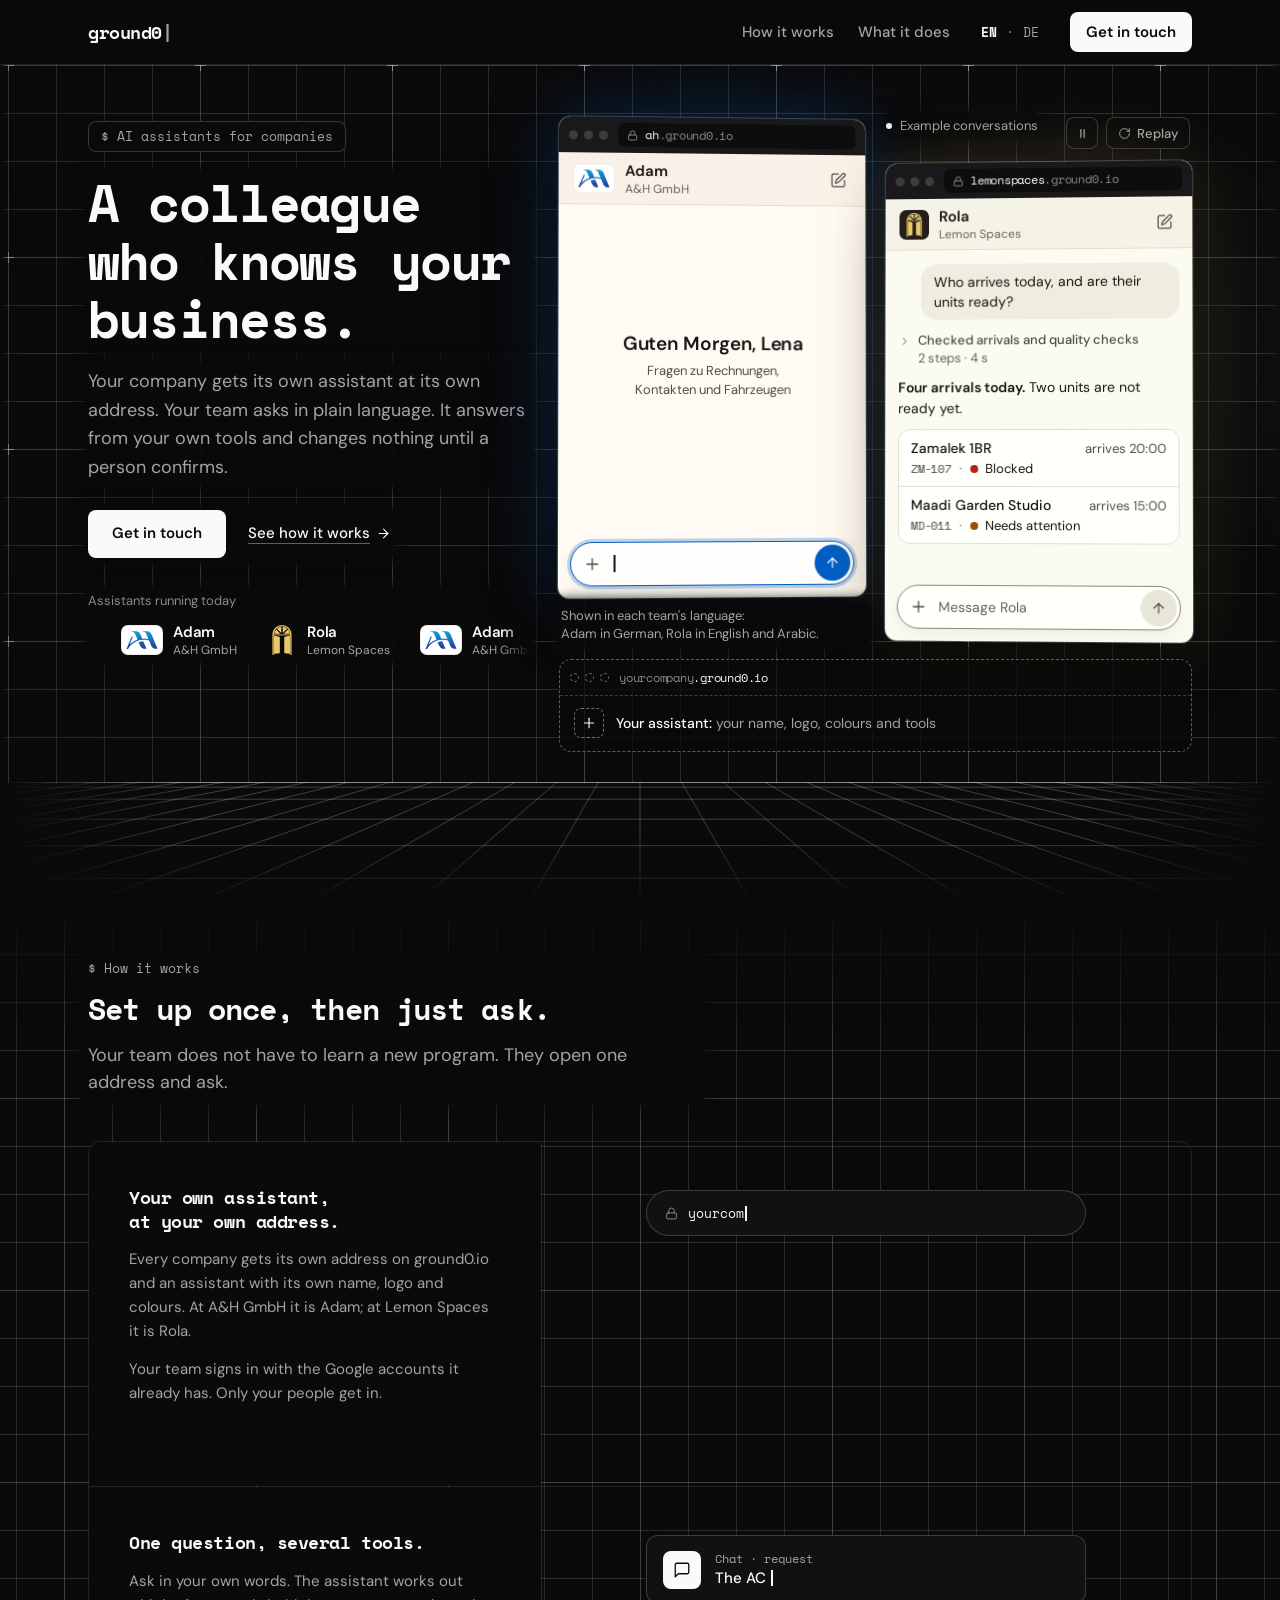
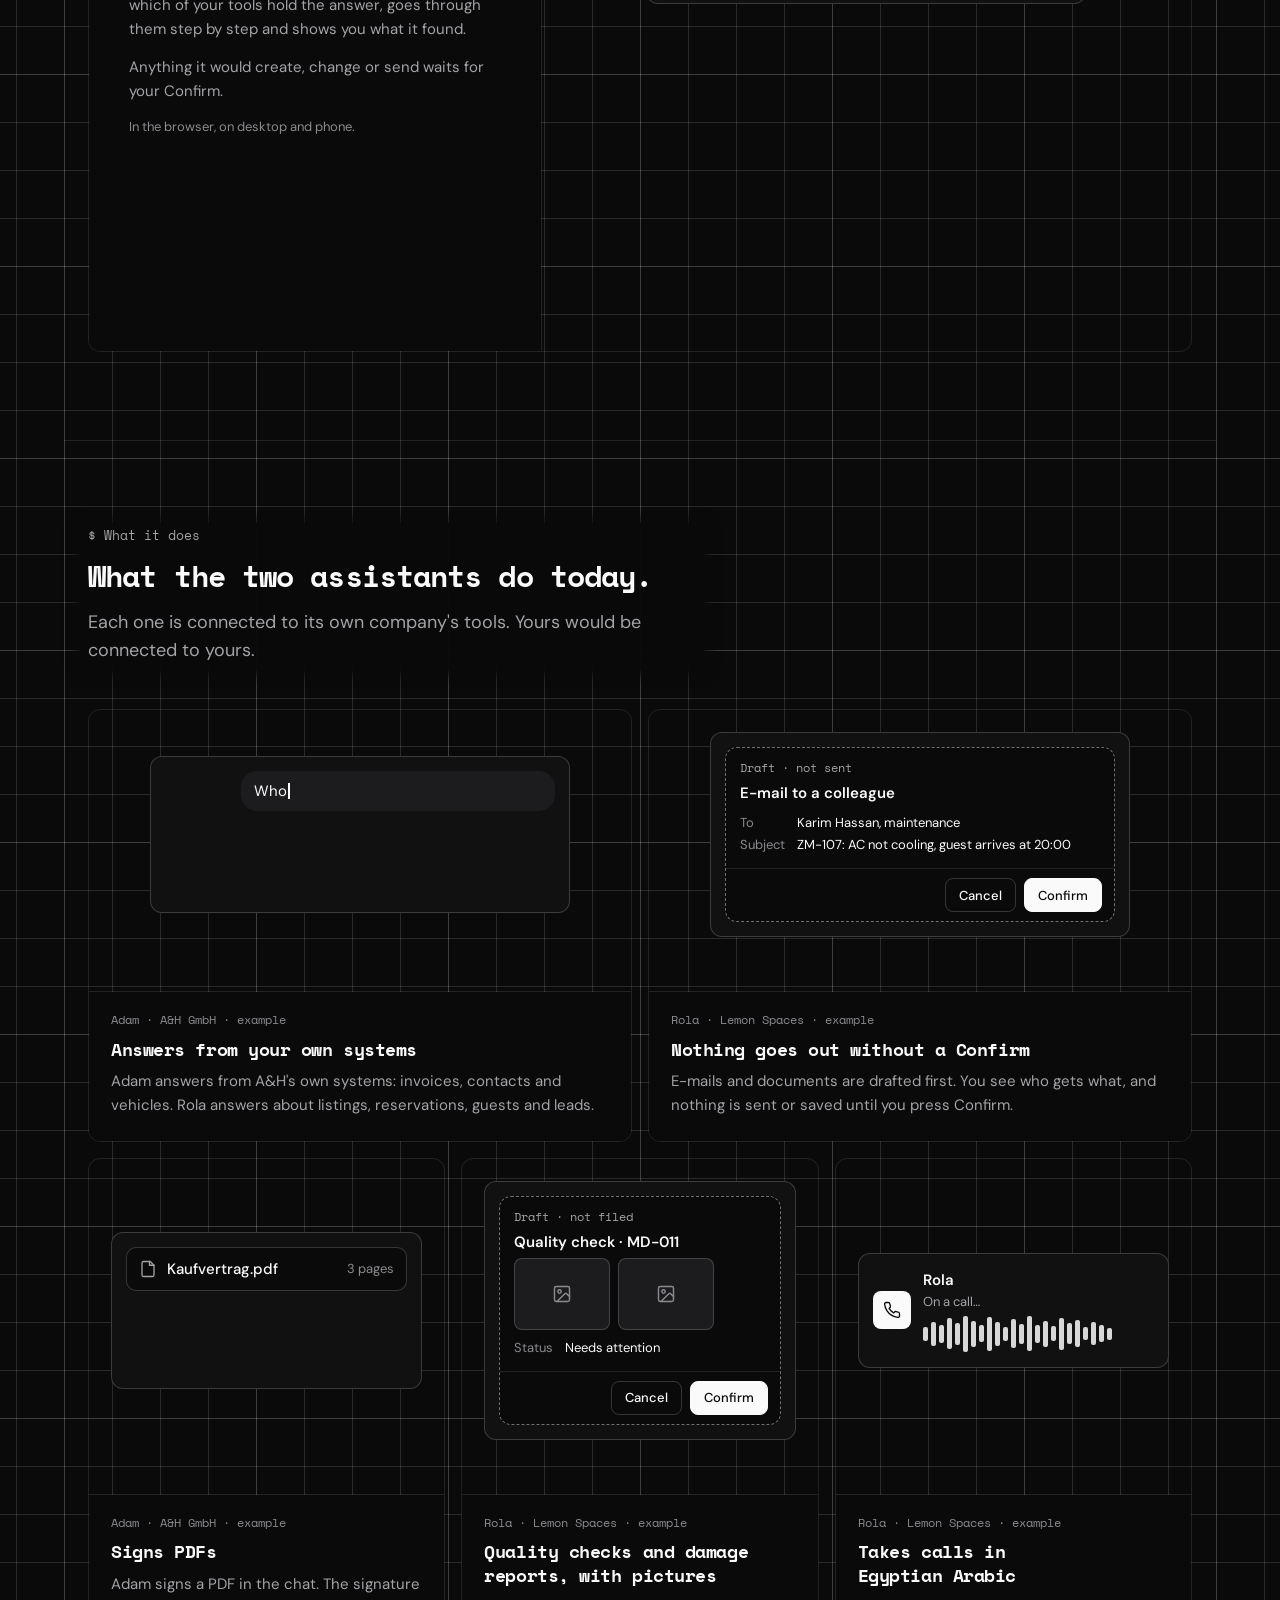
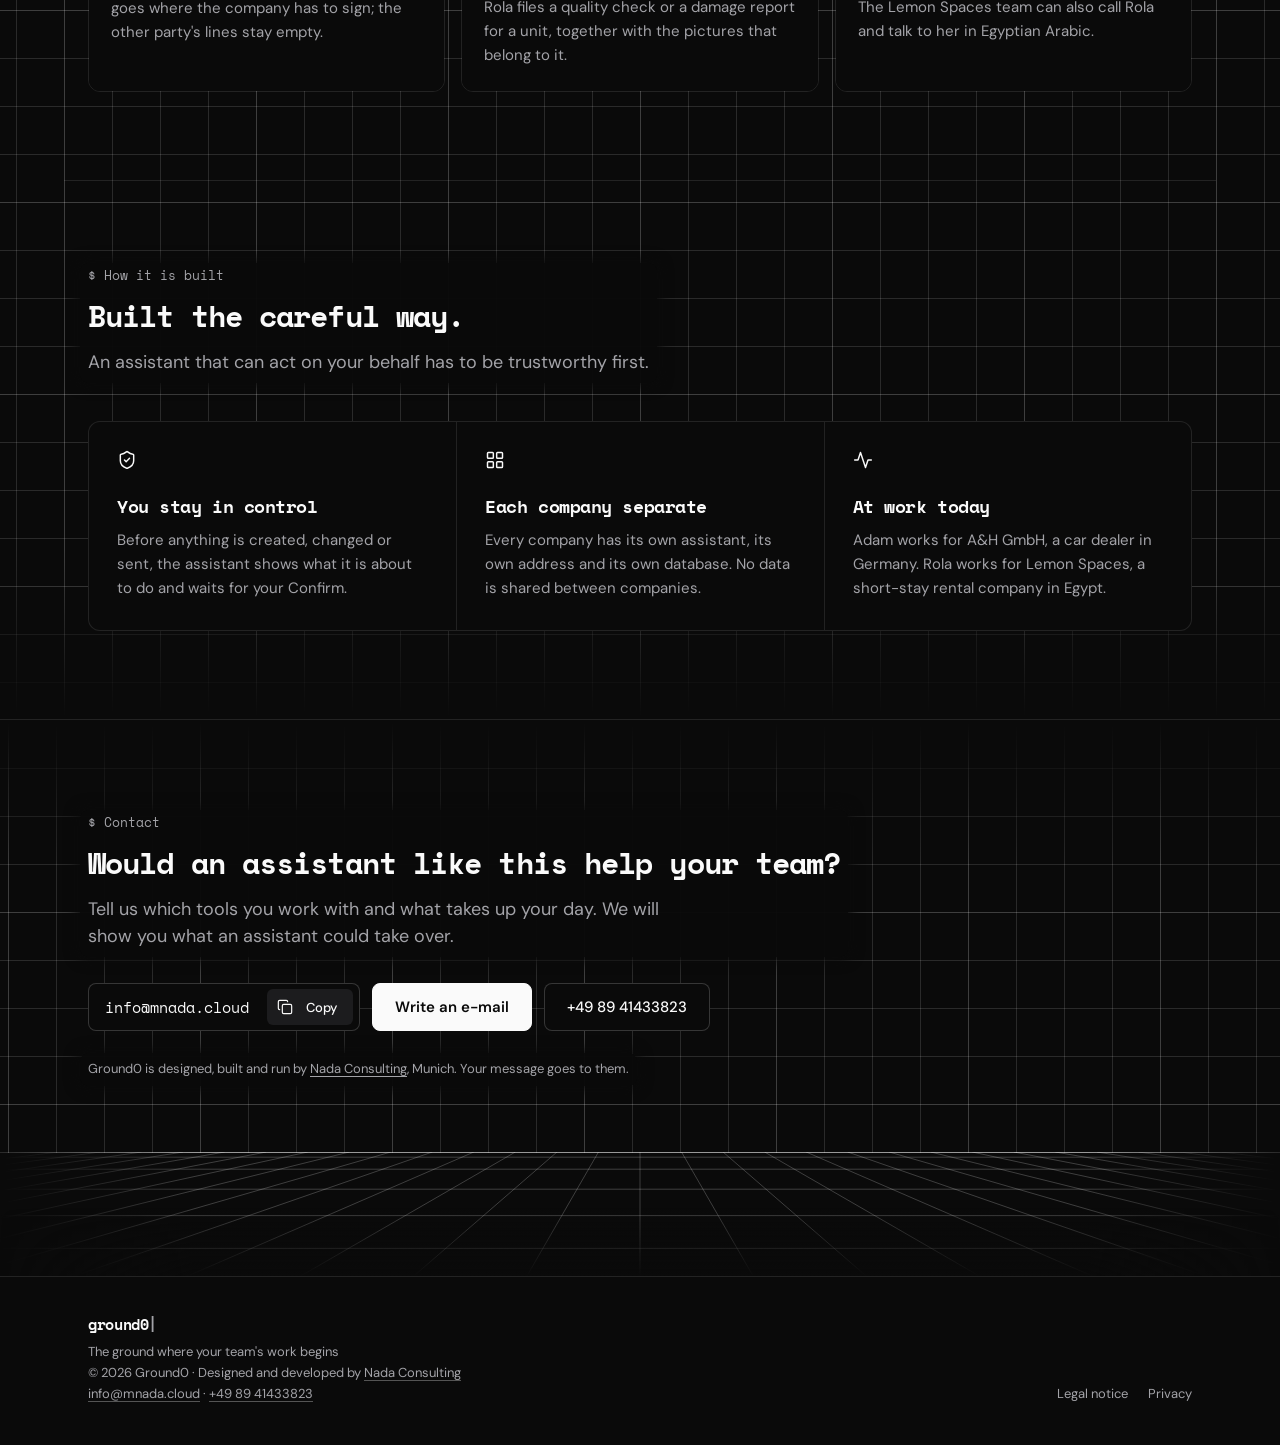
<file: index.html>
<!doctype html>
<html lang="en">
<head>
<meta charset="utf-8">
<meta name="viewport" content="width=device-width, initial-scale=1">
<title>Ground0 — an AI assistant for your company</title>
<meta name="description" content="Your company's own AI assistant, at its own address and connected to your tools. It answers from your systems and changes nothing until you confirm.">
<link rel="canonical" href="https://ground0.io/">
<link rel="alternate" hreflang="en" href="https://ground0.io/">
<link rel="alternate" hreflang="de" href="https://ground0.io/de/">
<link rel="alternate" hreflang="x-default" href="https://ground0.io/">
<meta property="og:site_name" content="Ground0">
<meta property="og:locale" content="en_GB">
<meta property="og:locale:alternate" content="de_DE">
<meta property="og:title" content="Ground0 — an AI assistant for your company">
<meta property="og:description" content="Your company's own AI assistant, at its own address and connected to your tools. It answers from your systems and changes nothing until you confirm.">
<meta property="og:type" content="website">
<meta property="og:url" content="https://ground0.io/">
<meta property="og:image" content="https://ground0.io/og.png">
<meta property="og:image:width" content="1200">
<meta property="og:image:height" content="630">
<meta property="og:image:alt" content="ground0: A colleague who knows your business.">
<meta name="twitter:card" content="summary_large_image">
<meta name="color-scheme" content="dark">
<meta name="theme-color" content="#0a0a0a">
<link rel="preload" href="fonts/space-mono-700.woff2" as="font" type="font/woff2" crossorigin>
<link rel="preload" href="fonts/dm-sans-latin.woff2" as="font" type="font/woff2" crossorigin>
<link rel="preload" href="fonts/space-mono-400.woff2" as="font" type="font/woff2" crossorigin>
<link rel="icon" href="favicon.ico" sizes="48x48">
<link rel="icon" href="icon-192.png" type="image/png" sizes="192x192">
<link rel="apple-touch-icon" href="apple-touch-icon.png">
<script>(function(d){d.classList.add("js");if("IntersectionObserver" in window&&!matchMedia("(prefers-reduced-motion: reduce)").matches)d.classList.add("motion");setTimeout(function(){var g=document.querySelector(".gzh");if(g&&g._gzh)return;d.classList.remove("js","motion");if(g)g.classList.remove("gzh-js")},2500)})(document.documentElement)</script>
<link rel="stylesheet" href="styles.css?v=10081900">
</head>
<body>
<a class="skip" href="#main">Skip to content</a>
<svg class="sprite" aria-hidden="true"><symbol id="i-lock" viewBox="0 0 24 24"><rect width="18" height="11" x="3" y="11" rx="2" ry="2"/><path d="M7 11V7a5 5 0 0 1 10 0v4"/></symbol><symbol id="i-user" viewBox="0 0 24 24"><path d="M19 21v-2a4 4 0 0 0-4-4H9a4 4 0 0 0-4 4v2"/><circle cx="12" cy="7" r="4"/></symbol><symbol id="i-chat" viewBox="0 0 24 24"><path d="M21 15a2 2 0 0 1-2 2H7l-4 4V5a2 2 0 0 1 2-2h14a2 2 0 0 1 2 2z"/></symbol><symbol id="i-search" viewBox="0 0 24 24"><circle cx="11" cy="11" r="8"/><path d="m21 21-4.3-4.3"/></symbol><symbol id="i-image" viewBox="0 0 24 24"><rect width="18" height="18" x="3" y="3" rx="2"/><circle cx="9" cy="9" r="2"/><path d="m21 15-3.1-3.1a2 2 0 0 0-2.8 0L6 21"/></symbol><symbol id="i-list" viewBox="0 0 24 24"><path d="m3 17 2 2 4-4"/><path d="m3 7 2 2 4-4"/><path d="M13 6h8"/><path d="M13 12h8"/><path d="M13 18h8"/></symbol><symbol id="i-file" viewBox="0 0 24 24"><path d="M15 2H6a2 2 0 0 0-2 2v16a2 2 0 0 0 2 2h12a2 2 0 0 0 2-2V7z"/><path d="M14 2v5h6"/></symbol><symbol id="i-phone" viewBox="0 0 24 24"><path d="M22 16.92v3a2 2 0 0 1-2.18 2 19.8 19.8 0 0 1-8.63-3.07 19.5 19.5 0 0 1-6-6 19.8 19.8 0 0 1-3.07-8.67A2 2 0 0 1 4.11 2h3a2 2 0 0 1 2 1.72c.13.96.36 1.9.7 2.81a2 2 0 0 1-.45 2.11L8.09 9.91a16 16 0 0 0 6 6l1.27-1.27a2 2 0 0 1 2.11-.45c.91.34 1.85.57 2.81.7A2 2 0 0 1 22 16.92z"/></symbol><symbol id="i-replay" viewBox="0 0 24 24"><path d="M21 12a9 9 0 1 1-9-9c2.52 0 4.93 1 6.74 2.74L21 8"/><path d="M21 3v5h-5"/></symbol><symbol id="i-copy" viewBox="0 0 24 24"><rect width="14" height="14" x="8" y="8" rx="2"/><path d="M4 16c-1.1 0-2-.9-2-2V4c0-1.1.9-2 2-2h10c1.1 0 2 .9 2 2"/></symbol><symbol id="i-shield" viewBox="0 0 24 24"><path d="M20 13c0 5-3.5 7.5-7.66 8.95a1 1 0 0 1-.67-.01C7.5 20.5 4 18 4 13V6a1 1 0 0 1 1-1c2 0 4.5-1.2 6.24-2.72a1.17 1.17 0 0 1 1.52 0C14.51 3.81 17 5 19 5a1 1 0 0 1 1 1z"/><path d="m9 12 2 2 4-4"/></symbol><symbol id="i-boxes" viewBox="0 0 24 24"><rect width="7" height="7" x="3" y="3" rx="1"/><rect width="7" height="7" x="14" y="3" rx="1"/><rect width="7" height="7" x="14" y="14" rx="1"/><rect width="7" height="7" x="3" y="14" rx="1"/></symbol><symbol id="i-pulse" viewBox="0 0 24 24"><path d="M22 12h-4l-3 9L9 3l-3 9H2"/></symbol></svg>
<header class="bar"><div class="wrap top">
  <a class="brand" href="#" aria-label="Ground0, home">ground0<i aria-hidden="true">|</i></a>
  <nav class="nav" aria-label="Main"><a class="nl" href="#how">How it works</a><a class="nl" href="#what">What it does</a><span class="langs" role="group" aria-label="Language"><b lang="en" aria-current="true">EN</b><i aria-hidden="true">·</i><a href="de/" hreflang="de" lang="de" aria-label="Deutsch">DE</a></span><a class="cta" href="#contact">Get in touch</a></nav>
</div></header>
<main id="main">
<div class="gzh"><script>document.documentElement.classList.contains("js")&&document.currentScript.parentNode.classList.add("gzh-js")</script><div class="gzh-bg" aria-hidden="true"><div class="gzh-grid"></div><canvas class="gzh-fx"></canvas><div class="gzh-floor"><svg viewBox="0 0 1600 170" preserveAspectRatio="xMidYMin slice"><line class="gzh-hz" x1="0" y1="0.5" x2="1600" y2="0.5"/><line class="gzh-fl" x1="0" y1="6.5" x2="1600" y2="6.5"/><line class="gzh-fl" x1="0" y1="21.5" x2="1600" y2="21.5"/><line class="gzh-fl" x1="0" y1="46.5" x2="1600" y2="46.5"/><line class="gzh-fl" x1="0" y1="79.5" x2="1600" y2="79.5"/><line class="gzh-fl" x1="0" y1="120.5" x2="1600" y2="120.5"/><line class="gzh-fl" x1="0" y1="170.5" x2="1600" y2="170.5"/><line class="gzh-fl" x1="73.1" y1="0" x2="-1300" y2="170"/><line class="gzh-fl" x1="125" y1="0" x2="-1150" y2="170"/><line class="gzh-fl" x1="176.9" y1="0" x2="-1000" y2="170"/><line class="gzh-fl" x1="228.8" y1="0" x2="-850" y2="170"/><line class="gzh-fl" x1="280.8" y1="0" x2="-700" y2="170"/><line class="gzh-fl" x1="332.7" y1="0" x2="-550" y2="170"/><line class="gzh-fl" x1="384.6" y1="0" x2="-400" y2="170"/><line class="gzh-fl" x1="436.5" y1="0" x2="-250" y2="170"/><line class="gzh-fl" x1="488.5" y1="0" x2="-100" y2="170"/><line class="gzh-fl" x1="540.4" y1="0" x2="50" y2="170"/><line class="gzh-fl" x1="592.3" y1="0" x2="200" y2="170"/><line class="gzh-fl" x1="644.2" y1="0" x2="350" y2="170"/><line class="gzh-fl" x1="696.2" y1="0" x2="500" y2="170"/><line class="gzh-fl" x1="748.1" y1="0" x2="650" y2="170"/><line class="gzh-fl" x1="800" y1="0" x2="800" y2="170"/><line class="gzh-fl" x1="851.9" y1="0" x2="950" y2="170"/><line class="gzh-fl" x1="903.8" y1="0" x2="1100" y2="170"/><line class="gzh-fl" x1="955.8" y1="0" x2="1250" y2="170"/><line class="gzh-fl" x1="1007.7" y1="0" x2="1400" y2="170"/><line class="gzh-fl" x1="1059.6" y1="0" x2="1550" y2="170"/><line class="gzh-fl" x1="1111.5" y1="0" x2="1700" y2="170"/><line class="gzh-fl" x1="1163.5" y1="0" x2="1850" y2="170"/><line class="gzh-fl" x1="1215.4" y1="0" x2="2000" y2="170"/><line class="gzh-fl" x1="1267.3" y1="0" x2="2150" y2="170"/><line class="gzh-fl" x1="1319.2" y1="0" x2="2300" y2="170"/><line class="gzh-fl" x1="1371.2" y1="0" x2="2450" y2="170"/><line class="gzh-fl" x1="1423.1" y1="0" x2="2600" y2="170"/><line class="gzh-fl" x1="1475" y1="0" x2="2750" y2="170"/><line class="gzh-fl" x1="1526.9" y1="0" x2="2900" y2="170"/></svg><i class="gzh-scan"></i></div></div><div class="gzh-in"><div class="gzh-copy"><span class="gzh-eyebrow gzh-rise gzh-n1">AI assistants for companies</span><h1 class="gzh-h1 gzh-rise gzh-n2">A colleague who knows your business.</h1><p class="gzh-lead gzh-rise gzh-n3">Your company gets its own assistant at its own address. Your team asks in plain language. It answers from your own tools and changes nothing until a person confirms.</p><div class="gzh-acts gzh-rise gzh-n4"><a class="gzh-cta" href="#contact">Get in touch</a><a class="gzh-more" href="#how">See how it works<svg class="gzh-i" viewBox="0 0 24 24" aria-hidden="true"><path d="M5 12h14"/><path d="m12 5 7 7-7 7"/></svg></a></div><div class="gzh-proof gzh-rise gzh-n5"><span class="gzh-proof-l" id="gzh-roll-label">Assistants running today</span>
<!-- The roll of assistants. Each "gzh-lockup" with role="listitem" below is one company: its mark (30px high), the
     assistant's name, the company's name. To add a company, add one more such line above the dashed "gzh-open" entry,
     here and in de/index.html, and give any id inside its mark a name of its own. Nothing else changes: the small
     script after the list repeats it to fill the strip, and the speed stays the same however many there are.
     The open slot comes round once after every three or more companies: while there are fewer than three, the
     script lets the companies go round again before it. -->
<div class="gzh-roll" role="list" aria-labelledby="gzh-roll-label"><div class="gzh-roll-view"><div class="gzh-roll-track">
<div class="gzh-lockup" role="listitem"><span class="gzh-plate"><svg viewBox="183 386 1236 695" width="32" height="18" aria-hidden="true"><defs><linearGradient id="gzh-ah-g1" gradientUnits="userSpaceOnUse" x1="0" x2="0" y1="392" y2="1207"><stop offset="0" stop-color="#0DA2E1"/><stop offset="1" stop-color="#2E2483"/></linearGradient></defs><path fill="url(#gzh-ah-g1)" d="M204 1079L201 1078L214 1053L217 1039L223 1030L240 987L243 978L242 976L245 976L246 972L247 972L252 954L254 955L253 953L283 882L285 874L288 872L289 864L296 853L304 831L305 824L306 823L305 825L307 824L311 816L312 809L317 800L354 711L357 699L371 671L372 663L375 659L378 648L390 624L396 606L400 600L451 600L452 607L442 626L430 660L426 665L409 707L404 723L401 728L380 776L372 797L371 805L369 803L370 806L363 823L358 831L346 864L342 867L340 878L337 879L326 911L329 910L330 909L328 908L335 904L336 900L339 900L345 889L351 887L363 875L372 870L370 868L374 867L385 858L387 853L392 852L409 836L428 825L443 812L483 787L480 784L490 784L508 772L538 756L552 751L572 739L580 738L589 733L628 719L628 713L626 717L624 704L610 672L610 669L608 669L598 641L595 638L595 633L593 635L592 627L579 594L537 497L511 461L508 462L505 457L495 448L492 448L488 441L478 433L453 420L407 417L407 395L429 394L550 394L595 396L643 412L657 421L658 419L660 420L659 422L662 421L664 426L673 432L679 433L680 436L677 434L679 437L684 440L699 456L702 458L704 457L705 464L715 475L733 504L734 505L736 503L737 511L746 527L772 580L802 672L804 680L807 679L806 683L888 680L959 683L1012 691L1049 702L1045 687L1013 614L1006 593L1004 597L1003 586L995 570L993 570L991 561L977 525L972 518L959 483L949 465L933 445L913 430L899 424L872 417L836 415L832 414L834 408L834 402L836 394L1013 396L1060 409L1084 422L1106 438L1108 437L1147 477L1162 504L1166 507L1168 516L1217 632L1217 635L1220 636L1228 661L1260 733L1265 750L1272 761L1277 778L1279 778L1279 782L1291 809L1292 814L1295 816L1297 825L1301 830L1302 838L1313 865L1317 869L1317 874L1319 874L1320 881L1322 881L1325 893L1327 892L1328 901L1351 952L1357 971L1359 970L1398 1069L1306 1070L1281 1067L1259 1060L1235 1047L1200 1020L1180 998L1180 995L1178 997L1177 992L1158 960L1157 952L1150 932L1148 934L1146 924L1138 910L1139 907L1115 855L1114 846L1110 837L1107 836L1109 836L1108 834L1102 822L1103 821L1099 816L1094 802L1092 803L1091 793L1077 761L1071 754L1051 749L1052 747L1024 742L1024 740L1016 740L1007 737L970 731L918 726L865 724L791 729L742 736L705 743L630 766L622 771L619 770L596 779L597 781L586 783L581 788L562 794L556 800L550 801L550 803L510 823L490 836L491 838L486 838L476 847L458 858L448 868L442 871L439 875L440 876L437 878L435 876L435 879L428 881L425 887L421 888L421 891L415 893L390 916L364 941L358 951L350 957L351 959L345 963L342 967L344 967L339 970L321 991L319 997L290 1034L286 1040L288 1040L284 1043L262 1079L204 1079ZM881 1074L849 1068L819 1053L795 1037L779 1019L772 1014L771 1009L768 1009L754 988L748 983L748 979L740 968L737 967L735 959L723 939L720 937L715 924L715 925L713 924L714 922L706 905L704 905L701 893L699 893L699 889L697 890L692 874L689 872L676 824L676 821L683 816L682 814L693 811L695 808L753 796L850 784L851 790L861 808L866 824L868 824L868 829L870 828L877 849L877 847L879 849L917 938L971 1074L946 1076L881 1074Z"/></svg></span><div class="gzh-names"><span class="gzh-assistant">Adam</span><span class="gzh-company">A&amp;H GmbH</span></div></div>
<div class="gzh-lockup" role="listitem"><svg class="gzh-arch" viewBox="0 0 24 24" width="30" height="30" aria-hidden="true"><g transform="translate(4.323 0) scale(.01139) translate(-126 -60)"><defs><mask id="gzh-arch-m1" maskUnits="userSpaceOnUse" x="150" y="100" width="1300" height="620"><path d="M781 218.7C781 186.9 754.5 161.2 723 165.7A573 573 0 0 0 457.6 276.2C433.2 294.7 432.6 330.3 454.3 351.9L695.6 593.3C727.1 624.8 781 602.5 781 558ZM423.9 385.2C401.4 362.8 364.5 363.3 345.4 388.8A573 573 0 0 0 237.9 641C232.9 671.7 257.9 698 289 698L635.3 698C672.7 698 691.4 652.8 665 626.3ZM826 218.7C826 186.9 852.5 161.2 884 165.7A573 573 0 0 1 1149.4 276.2C1173.8 294.7 1174.4 330.3 1152.7 351.9L911.4 593.3C879.9 624.8 826 602.5 826 558ZM1183.1 385.2C1205.6 362.8 1242.5 363.3 1261.6 388.8A573 573 0 0 1 1369.1 641C1374.1 671.7 1349.1 698 1318 698L971.7 698C934.3 698 915.6 652.8 942 626.3Z" fill="#fff" stroke="#000" stroke-width="44"/></mask></defs><path d="M171.5 2167V735.3A628.25 628.25 0 0 1 1428 735.3V2167" fill="none" stroke="#EAC867" stroke-width="90"/><path d="M171.5 753H1428" stroke="#EAC867" stroke-width="60"/><rect x="150" y="100" width="1300" height="620" fill="#EAC867" mask="url(#gzh-arch-m1)"/><path d="M236.5 860.3C236.5 833.4 261.3 813.5 287.5 819.2L613 890.9C633.1 895.3 647.5 913.2 647.5 933.9L647.5 1991.2C647.5 2014 630.7 2033.4 608.1 2036.7L282.2 2084C258.1 2087.5 236.5 2068.8 236.5 2044.4ZM1369.5 860.3C1369.5 833.4 1344.7 813.5 1318.5 819.2L993 890.9C972.9 895.3 958.5 913.2 958.5 933.9L958.5 1991.2C958.5 2014 975.3 2033.4 997.9 2036.7L1323.8 2084C1347.9 2087.5 1369.5 2068.8 1369.5 2044.4Z" fill="#EAC867"/></g></svg><div class="gzh-names"><span class="gzh-assistant">Rola</span><span class="gzh-company">Lemon Spaces</span></div></div>
<div class="gzh-lockup gzh-open" aria-hidden="true"><span class="gzh-plus"><svg class="gzh-i" viewBox="0 0 24 24" aria-hidden="true"><path d="M5 12h14"/><path d="M12 5v14"/></svg></span><div class="gzh-names gzh-addr"><span>yourcompany</span><span>.ground0.io</span></div></div>
</div></div></div><script>(function(t){if(!document.documentElement.classList.contains("js"))return;var o=t.querySelector(".gzh-open"),e=[].filter.call(t.children,function(x){return x!==o}),m=e.length,u,k,n,i,j;if(!m)return;function put(x,b){x=x.cloneNode(true);x.classList.add("gzh-roll-copy");x.removeAttribute("role");x.setAttribute("aria-hidden","true");[].forEach.call(x.querySelectorAll("[id]"),function(y){y.removeAttribute("id")});t.insertBefore(x,b)}for(i=m;i<3;i+=m)for(j=0;j<m;j++)put(e[j],o);u=[].slice.call(t.children);k=u.length;n=Math.ceil(2400/(110*k))+2;for(i=1;i<n;i++)for(j=0;j<k;j++)put(u[j],null);t.style.setProperty("--gzh-roll-n",n);t.style.setProperty("--gzh-roll-k",k);i=u[1].offsetLeft+u[1].offsetWidth-u[0].offsetLeft+1;if(i>1)t.style.setProperty("--gzh-roll-pair",i+"px")})(document.currentScript.previousElementSibling.querySelector(".gzh-roll-track"))</script>
</div></div><div class="gzh-stage"><div class="gzh-wins"><div class="gzh-bar gzh-rise gzh-n3"><span class="gzh-eg">Example conversations</span><span class="gzh-ctl"><span class="gzh-count" aria-live="polite"></span><button type="button" class="gzh-pause" aria-pressed="false" aria-label="Pause the animations"><svg class="gzh-i" viewBox="0 0 24 24" aria-hidden="true"><path class="gzh-p-on" d="M9 5v14M15 5v14"/><path class="gzh-p-off" d="M8 5.5v13l10-6.5z"/></svg></button><button type="button" class="gzh-replay" aria-label="Replay the examples" data-step="Next step" data-step-label="Show the next step of the examples"><svg class="gzh-i" viewBox="0 0 24 24" aria-hidden="true"><path d="M21 12a9 9 0 1 1-9-9c2.52 0 4.93 1 6.74 2.74L21 8"/><path d="M21 3v5h-5"/></svg><span>Replay</span></button></span></div><div class="gzh-w gzh-w-a gzh-rise gzh-n2"><div class="gzh-float"><div class="gzh-win gzh-win-ah gzh-blank" data-play role="img" aria-label="Example in German at ah.ground0.io: Lena asks Adam, the assistant of A&amp;H GmbH, which invoices are still open for Autohaus Becker. Adam checks Lexoffice and HubSpot, lists three open invoices, drafts a payment reminder and sends it only after Lena confirms."><div class="gzh-chrome"><span class="gzh-dots"><i></i><i></i><i></i></span><span class="gzh-url"><svg class="gzh-i" viewBox="0 0 24 24" aria-hidden="true"><rect width="18" height="11" x="3" y="11" rx="2" ry="2"/><path d="M7 11V7a5 5 0 0 1 10 0v4"/></svg><span><b>ah</b>.ground0.io</span></span></div><div class="gzh-head"><div class="gzh-lockup"><span class="gzh-plate"><svg viewBox="183 386 1236 695" width="32" height="18" aria-hidden="true"><defs><linearGradient id="gzh-ah-g2" gradientUnits="userSpaceOnUse" x1="0" x2="0" y1="392" y2="1207"><stop offset="0" stop-color="#0DA2E1"/><stop offset="1" stop-color="#2E2483"/></linearGradient></defs><path fill="url(#gzh-ah-g2)" d="M204 1079L201 1078L214 1053L217 1039L223 1030L240 987L243 978L242 976L245 976L246 972L247 972L252 954L254 955L253 953L283 882L285 874L288 872L289 864L296 853L304 831L305 824L306 823L305 825L307 824L311 816L312 809L317 800L354 711L357 699L371 671L372 663L375 659L378 648L390 624L396 606L400 600L451 600L452 607L442 626L430 660L426 665L409 707L404 723L401 728L380 776L372 797L371 805L369 803L370 806L363 823L358 831L346 864L342 867L340 878L337 879L326 911L329 910L330 909L328 908L335 904L336 900L339 900L345 889L351 887L363 875L372 870L370 868L374 867L385 858L387 853L392 852L409 836L428 825L443 812L483 787L480 784L490 784L508 772L538 756L552 751L572 739L580 738L589 733L628 719L628 713L626 717L624 704L610 672L610 669L608 669L598 641L595 638L595 633L593 635L592 627L579 594L537 497L511 461L508 462L505 457L495 448L492 448L488 441L478 433L453 420L407 417L407 395L429 394L550 394L595 396L643 412L657 421L658 419L660 420L659 422L662 421L664 426L673 432L679 433L680 436L677 434L679 437L684 440L699 456L702 458L704 457L705 464L715 475L733 504L734 505L736 503L737 511L746 527L772 580L802 672L804 680L807 679L806 683L888 680L959 683L1012 691L1049 702L1045 687L1013 614L1006 593L1004 597L1003 586L995 570L993 570L991 561L977 525L972 518L959 483L949 465L933 445L913 430L899 424L872 417L836 415L832 414L834 408L834 402L836 394L1013 396L1060 409L1084 422L1106 438L1108 437L1147 477L1162 504L1166 507L1168 516L1217 632L1217 635L1220 636L1228 661L1260 733L1265 750L1272 761L1277 778L1279 778L1279 782L1291 809L1292 814L1295 816L1297 825L1301 830L1302 838L1313 865L1317 869L1317 874L1319 874L1320 881L1322 881L1325 893L1327 892L1328 901L1351 952L1357 971L1359 970L1398 1069L1306 1070L1281 1067L1259 1060L1235 1047L1200 1020L1180 998L1180 995L1178 997L1177 992L1158 960L1157 952L1150 932L1148 934L1146 924L1138 910L1139 907L1115 855L1114 846L1110 837L1107 836L1109 836L1108 834L1102 822L1103 821L1099 816L1094 802L1092 803L1091 793L1077 761L1071 754L1051 749L1052 747L1024 742L1024 740L1016 740L1007 737L970 731L918 726L865 724L791 729L742 736L705 743L630 766L622 771L619 770L596 779L597 781L586 783L581 788L562 794L556 800L550 801L550 803L510 823L490 836L491 838L486 838L476 847L458 858L448 868L442 871L439 875L440 876L437 878L435 876L435 879L428 881L425 887L421 888L421 891L415 893L390 916L364 941L358 951L350 957L351 959L345 963L342 967L344 967L339 970L321 991L319 997L290 1034L286 1040L288 1040L284 1043L262 1079L204 1079ZM881 1074L849 1068L819 1053L795 1037L779 1019L772 1014L771 1009L768 1009L754 988L748 983L748 979L740 968L737 967L735 959L723 939L720 937L715 924L715 925L713 924L714 922L706 905L704 905L701 893L699 893L699 889L697 890L692 874L689 872L676 824L676 821L683 816L682 814L693 811L695 808L753 796L850 784L851 790L861 808L866 824L868 824L868 829L870 828L877 849L877 847L879 849L917 938L971 1074L946 1076L881 1074Z"/></svg></span><div class="gzh-names"><span class="gzh-assistant">Adam</span><span class="gzh-company">A&amp;H GmbH</span></div></div><span class="gzh-head-ico"><svg class="gzh-i" viewBox="0 0 24 24" aria-hidden="true"><path d="M12 3H5a2 2 0 0 0-2 2v14a2 2 0 0 0 2 2h14a2 2 0 0 0 2-2v-7"/><path d="M18.375 2.625a1 1 0 0 1 3 3l-9.013 9.014a2 2 0 0 1-.853.505l-2.873.84a.5.5 0 0 1-.62-.62l.84-2.873a2 2 0 0 1 .506-.852z"/></svg></span></div><div class="gzh-thread" lang="de"><div class="gzh-empty"><p class="gzh-greet">Guten Morgen, Lena</p><p class="gzh-hint">Fragen zu Rechnungen, Kontakten und Fahrzeugen</p></div><div class="gzh-col"><div class="gzh-u" data-k="q1"><div class="gzh-bubble">Welche Rechnungen von Autohaus Becker sind noch offen?</div></div><div class="gzh-b"><div class="gzh-work" data-k="w1" data-st="done" data-one="Schritt" data-many="Schritte"><div class="gzh-think"><i class="gzh-spin"></i><span class="gzh-glint">Denkt nach…</span></div><div class="gzh-sum"><svg class="gzh-i" viewBox="0 0 24 24" aria-hidden="true"><path d="m9 18 6-6-6-6"/></svg><span><b class="gzh-s-run">Arbeitet</b><b class="gzh-s-done">Lexoffice und HubSpot geprüft</b><span class="gzh-meta">2 Schritte · 4 s</span></span></div><div class="gzh-fold"><div class="gzh-steps"><div class="gzh-steps-in"><div class="gzh-step" data-k="s1" data-st="done"><i class="gzh-spin"></i><svg class="gzh-i" viewBox="0 0 24 24" aria-hidden="true"><path d="M20 6 9 17l-5-5"/></svg><span class="gzh-what"><span class="gzh-tool">Lexoffice</span> · <span class="gzh-live-t gzh-glint">Sucht Rechnungen…</span><span class="gzh-done-t">3 offene Rechnungen</span></span><span class="gzh-t">2 s</span></div><div class="gzh-step" data-k="s2" data-st="done"><i class="gzh-spin"></i><svg class="gzh-i" viewBox="0 0 24 24" aria-hidden="true"><path d="M20 6 9 17l-5-5"/></svg><span class="gzh-what"><span class="gzh-tool">HubSpot</span> · <span class="gzh-live-t gzh-glint">Sucht den Kontakt…</span><span class="gzh-done-t">Kontakt gefunden</span></span><span class="gzh-t">2 s</span></div></div></div></div></div><p class="gzh-prose" data-k="a1">Drei Rechnungen sind offen, zusammen <strong>4.820&nbsp;€</strong>.</p><div class="gzh-rows" data-k="r1"><div class="gzh-r"><div class="gzh-l1"><span class="gzh-code">2026-0418</span><span class="gzh-end">2.150&nbsp;€</span></div><div class="gzh-l2"><span class="gzh-st gzh-bad">21 Tage überfällig</span></div></div><div class="gzh-r"><div class="gzh-l1"><span class="gzh-code">2026-0431</span><span class="gzh-end">1.480&nbsp;€</span></div><div class="gzh-l2"><span class="gzh-st gzh-warn">Fällig in 3 Tagen</span></div></div><div class="gzh-r"><div class="gzh-l1"><span class="gzh-code">2026-0440</span><span class="gzh-end">1.190&nbsp;€</span></div><div class="gzh-l2"><span class="gzh-st gzh-ok">Fällig in 12 Tagen</span></div></div></div></div><div class="gzh-u" data-k="q2"><div class="gzh-bubble">Bitte eine Zahlungserinnerung für die älteste.</div></div><div class="gzh-b"><div class="gzh-work" data-k="w2" data-st="done" data-one="Schritt" data-many="Schritte"><div class="gzh-think"><i class="gzh-spin"></i><span class="gzh-glint">Denkt nach…</span></div><div class="gzh-sum"><svg class="gzh-i" viewBox="0 0 24 24" aria-hidden="true"><path d="m9 18 6-6-6-6"/></svg><span><b class="gzh-s-run">Arbeitet</b><b class="gzh-s-wait">Wartet auf Bestätigung</b><b class="gzh-s-done">Erinnerung gesendet</b><span class="gzh-meta">2 Schritte · 3 s</span></span></div><div class="gzh-fold"><div class="gzh-steps"><div class="gzh-steps-in"><div class="gzh-step" data-k="s3" data-st="done"><i class="gzh-spin"></i><svg class="gzh-i" viewBox="0 0 24 24" aria-hidden="true"><path d="M20 6 9 17l-5-5"/></svg><span class="gzh-what"><span class="gzh-tool">Gmail</span> · <span class="gzh-live-t gzh-glint">Bereitet Entwurf vor…</span><span class="gzh-done-t">Entwurf vorbereitet</span></span><span class="gzh-t">2 s</span></div></div></div></div></div><div class="gzh-card" data-k="c" data-st="ready"><div class="gzh-hd"><div class="gzh-draft">Entwurf · nicht gesendet</div><div class="gzh-title">Zahlungserinnerung senden</div></div><dl><dt>An</dt><dd>Autohaus Becker, Buchhaltung</dd><dt>Betreff</dt><dd>Zahlungserinnerung <span class="gzh-code">2026-0418</span></dd></dl><p class="gzh-says">Gesendet wird erst nach Bestätigung.</p><div class="gzh-ft"><span class="gzh-btn">Abbrechen</span><span class="gzh-btn gzh-primary">Bestätigen</span></div></div><div class="gzh-receipt" data-k="rc"><svg class="gzh-i" viewBox="0 0 24 24" aria-hidden="true"><path d="M20 6 9 17l-5-5"/></svg><b>Erinnerung gesendet</b><span class="gzh-rt">Bestätigt von Lena Krüger · 09:42</span></div></div></div></div><div class="gzh-dock"><div class="gzh-composer" data-st="idle"><span class="gzh-ib"><svg class="gzh-i" viewBox="0 0 24 24" aria-hidden="true"><path d="M5 12h14"/><path d="M12 5v14"/></svg></span><span class="gzh-input"><span class="gzh-ph">Nachricht an Adam</span><span class="gzh-typed"></span><i class="gzh-caret"></i></span><span class="gzh-send"><svg class="gzh-i" viewBox="0 0 24 24" aria-hidden="true"><path d="m5 12 7-7 7 7"/><path d="M12 19V5"/></svg><i></i></span></div></div></div></div></div><div class="gzh-w gzh-w-b gzh-rise gzh-n4"><div class="gzh-float"><div class="gzh-win gzh-win-ls gzh-blank" data-play role="img" aria-label="Example at lemonspaces.ground0.io: Mona asks Rola, the assistant of Lemon Spaces, who arrives today and whether their units are ready. Rola checks the reservations and the quality checks and names two units that are not ready. Mona then asks in Arabic for a note on unit ZM-107; Rola prepares it and saves it only after Mona confirms."><div class="gzh-chrome"><span class="gzh-dots"><i></i><i></i><i></i></span><span class="gzh-url"><svg class="gzh-i" viewBox="0 0 24 24" aria-hidden="true"><rect width="18" height="11" x="3" y="11" rx="2" ry="2"/><path d="M7 11V7a5 5 0 0 1 10 0v4"/></svg><span><b>lemonspaces</b>.ground0.io</span></span></div><div class="gzh-head"><div class="gzh-lockup"><svg class="gzh-arch" viewBox="0 0 24 24" width="30" height="30" aria-hidden="true"><rect width="24" height="24" rx="5.5" fill="#271d1d"/><g transform="translate(2.4 2.4) scale(.8)"><g transform="translate(4.323 0) scale(.01139) translate(-126 -60)"><defs><mask id="gzh-arch-m2" maskUnits="userSpaceOnUse" x="150" y="100" width="1300" height="620"><path d="M781 218.7C781 186.9 754.5 161.2 723 165.7A573 573 0 0 0 457.6 276.2C433.2 294.7 432.6 330.3 454.3 351.9L695.6 593.3C727.1 624.8 781 602.5 781 558ZM423.9 385.2C401.4 362.8 364.5 363.3 345.4 388.8A573 573 0 0 0 237.9 641C232.9 671.7 257.9 698 289 698L635.3 698C672.7 698 691.4 652.8 665 626.3ZM826 218.7C826 186.9 852.5 161.2 884 165.7A573 573 0 0 1 1149.4 276.2C1173.8 294.7 1174.4 330.3 1152.7 351.9L911.4 593.3C879.9 624.8 826 602.5 826 558ZM1183.1 385.2C1205.6 362.8 1242.5 363.3 1261.6 388.8A573 573 0 0 1 1369.1 641C1374.1 671.7 1349.1 698 1318 698L971.7 698C934.3 698 915.6 652.8 942 626.3Z" fill="#fff" stroke="#000" stroke-width="44"/></mask></defs><path d="M171.5 2167V735.3A628.25 628.25 0 0 1 1428 735.3V2167" fill="none" stroke="#EAC867" stroke-width="90"/><path d="M171.5 753H1428" stroke="#EAC867" stroke-width="60"/><rect x="150" y="100" width="1300" height="620" fill="#EAC867" mask="url(#gzh-arch-m2)"/><path d="M236.5 860.3C236.5 833.4 261.3 813.5 287.5 819.2L613 890.9C633.1 895.3 647.5 913.2 647.5 933.9L647.5 1991.2C647.5 2014 630.7 2033.4 608.1 2036.7L282.2 2084C258.1 2087.5 236.5 2068.8 236.5 2044.4ZM1369.5 860.3C1369.5 833.4 1344.7 813.5 1318.5 819.2L993 890.9C972.9 895.3 958.5 913.2 958.5 933.9L958.5 1991.2C958.5 2014 975.3 2033.4 997.9 2036.7L1323.8 2084C1347.9 2087.5 1369.5 2068.8 1369.5 2044.4Z" fill="#EAC867"/></g></g></svg><div class="gzh-names"><span class="gzh-assistant">Rola</span><span class="gzh-company">Lemon Spaces</span></div></div><span class="gzh-head-ico"><svg class="gzh-i" viewBox="0 0 24 24" aria-hidden="true"><path d="M12 3H5a2 2 0 0 0-2 2v14a2 2 0 0 0 2 2h14a2 2 0 0 0 2-2v-7"/><path d="M18.375 2.625a1 1 0 0 1 3 3l-9.013 9.014a2 2 0 0 1-.853.505l-2.873.84a.5.5 0 0 1-.62-.62l.84-2.873a2 2 0 0 1 .506-.852z"/></svg></span></div><div class="gzh-thread" lang="en"><div class="gzh-empty"><p class="gzh-greet">Good afternoon, Mona</p><p class="gzh-hint">Ask Rola about listings, reservations and guests</p></div><div class="gzh-col"><div class="gzh-u" data-k="q1"><div class="gzh-bubble">Who arrives today, and are their units ready?</div></div><div class="gzh-b"><div class="gzh-work" data-k="w1" data-st="done" data-one="step" data-many="steps"><div class="gzh-think"><i class="gzh-spin"></i><span class="gzh-glint">Thinking…</span></div><div class="gzh-sum"><svg class="gzh-i" viewBox="0 0 24 24" aria-hidden="true"><path d="m9 18 6-6-6-6"/></svg><span><b class="gzh-s-run">Working</b><b class="gzh-s-done">Checked arrivals and quality checks</b><span class="gzh-meta">2 steps · 4 s</span></span></div><div class="gzh-fold"><div class="gzh-steps"><div class="gzh-steps-in"><div class="gzh-step" data-k="s1" data-st="done"><i class="gzh-spin"></i><svg class="gzh-i" viewBox="0 0 24 24" aria-hidden="true"><path d="M20 6 9 17l-5-5"/></svg><span class="gzh-what"><span class="gzh-tool">Reservations</span> · <span class="gzh-live-t gzh-glint">Checking today…</span><span class="gzh-done-t">4 arrivals today</span></span><span class="gzh-t">2 s</span></div><div class="gzh-step" data-k="s2" data-st="done"><i class="gzh-spin"></i><svg class="gzh-i" viewBox="0 0 24 24" aria-hidden="true"><path d="M20 6 9 17l-5-5"/></svg><span class="gzh-what"><span class="gzh-tool">Quality checks</span> · <span class="gzh-live-t gzh-glint">Checking 4 units…</span><span class="gzh-done-t">2 units not ready</span></span><span class="gzh-t">2 s</span></div></div></div></div></div><p class="gzh-prose" data-k="a1"><strong>Four arrivals today.</strong> Two units are not ready yet.</p><div class="gzh-rows" data-k="r1"><div class="gzh-r"><div class="gzh-l1"><span>Zamalek 1BR</span><span class="gzh-end gzh-soft">arrives 20:00</span></div><div class="gzh-l2"><span class="gzh-code">ZM-107</span><i>·</i><span class="gzh-st gzh-bad">Blocked</span></div></div><div class="gzh-r"><div class="gzh-l1"><span>Maadi Garden Studio</span><span class="gzh-end gzh-soft">arrives 15:00</span></div><div class="gzh-l2"><span class="gzh-code">MD-011</span><i>·</i><span class="gzh-st gzh-warn">Needs attention</span></div></div></div></div><div class="gzh-u" data-k="q2"><div class="gzh-bubble" lang="ar" dir="rtl">محتاجين ملاحظة على <span class="gzh-code">ZM-107</span>: الضيف الجاي هيوصل الساعة 8 بالليل.</div></div><div class="gzh-b"><div class="gzh-work" data-k="w2" data-st="done" data-one="step" data-many="steps"><div class="gzh-think"><i class="gzh-spin"></i><span class="gzh-glint">Thinking…</span></div><div class="gzh-sum"><svg class="gzh-i" viewBox="0 0 24 24" aria-hidden="true"><path d="m9 18 6-6-6-6"/></svg><span><b class="gzh-s-run">Working</b><b class="gzh-s-wait">Waiting for confirmation</b><b class="gzh-s-done">Saved the note</b><span class="gzh-meta">3 steps · 3 s</span></span></div><div class="gzh-fold"><div class="gzh-steps"><div class="gzh-steps-in"><div class="gzh-step" data-k="s3" data-st="done"><i class="gzh-spin"></i><svg class="gzh-i" viewBox="0 0 24 24" aria-hidden="true"><path d="M20 6 9 17l-5-5"/></svg><span class="gzh-what"><span class="gzh-tool">Units</span> · <span class="gzh-live-t gzh-glint">Looking up the unit…</span><span class="gzh-done-t">Found <span class="gzh-code">ZM-107</span></span></span><span class="gzh-t">1 s</span></div><div class="gzh-step" data-k="s4" data-st="done"><i class="gzh-spin"></i><svg class="gzh-i" viewBox="0 0 24 24" aria-hidden="true"><path d="M20 6 9 17l-5-5"/></svg><span class="gzh-what"><span class="gzh-tool">Units</span> · <span class="gzh-live-t gzh-glint">Preparing the note…</span><span class="gzh-done-t">Note prepared, not saved</span></span><span class="gzh-t">1 s</span></div></div></div></div></div><div class="gzh-card" data-k="c" data-st="ready"><div class="gzh-hd"><div class="gzh-draft">Draft · not saved</div><div class="gzh-title">Add a note to <span class="gzh-code">ZM-107</span></div></div><dl><dt>Unit</dt><dd>Zamalek 1BR</dd><dt>Note</dt><dd>Next guest arrives at 20:00.</dd></dl><p class="gzh-says">Nothing is saved until you confirm.</p><div class="gzh-ft"><span class="gzh-btn">Cancel</span><span class="gzh-btn gzh-primary">Confirm</span></div></div><div class="gzh-receipt" data-k="rc"><svg class="gzh-i" viewBox="0 0 24 24" aria-hidden="true"><path d="M20 6 9 17l-5-5"/></svg><b>Note added to <span class="gzh-code">ZM-107</span></b><span class="gzh-rt">Confirmed by Mona Adel · 14:12</span></div></div></div></div><div class="gzh-dock"><div class="gzh-composer" data-st="idle"><span class="gzh-ib"><svg class="gzh-i" viewBox="0 0 24 24" aria-hidden="true"><path d="M5 12h14"/><path d="M12 5v14"/></svg></span><span class="gzh-input"><span class="gzh-ph">Message Rola</span><span class="gzh-typed"></span><i class="gzh-caret"></i></span><span class="gzh-send"><svg class="gzh-i" viewBox="0 0 24 24" aria-hidden="true"><path d="m5 12 7-7 7 7"/><path d="M12 19V5"/></svg><i></i></span></div></div></div></div></div><p class="gzh-note gzh-rise gzh-n5">Shown in each team's language: <span>Adam in German, Rola in English and Arabic.</span></p></div><div class="gzh-slot gzh-rise gzh-n6"><div class="gzh-chrome"><span class="gzh-dots" aria-hidden="true"><i></i><i></i><i></i></span><span class="gzh-url"><span><b>yourcompany</b>.ground0.io</span></span></div><div class="gzh-slot-body"><span class="gzh-plus" aria-hidden="true"><svg class="gzh-i" viewBox="0 0 24 24" aria-hidden="true"><path d="M5 12h14"/><path d="M12 5v14"/></svg></span><span><b>Your assistant:</b> your name, logo, colours and tools</span></div></div></div></div></div>
<div class="field"><div class="wrap frame">
<section id="how" aria-labelledby="how-h">
  <div class="head calm" data-reveal><p class="kicker">How it works</p><h2 id="how-h">Set up once, then just ask.</h2><p class="sub">Your team does not have to learn a new program. They open one address and ask.</p></div>
  <div class="rows">
    <div class="row" data-reveal>
      <div class="row-text"><h3>Your own assistant, at your own address.</h3><p>Every company gets its own address on ground0.io and an assistant with its own name, logo and colours. At A&amp;H GmbH it is Adam; at Lemon Spaces it is Rola.</p><p>Your team signs in with the Google accounts it already has. Only your people get in.</p></div>
      <div class="stage"><div class="demo" data-demo><div class="flow" role="img" aria-label="Example: someone opens yourcompany.ground0.io, signs in with Google and is greeted by the company's assistant.">
        <div class="addr" data-step><svg class="i" aria-hidden="true"><use href="#i-lock"/></svg><span data-type>yourcompany.ground0.io</span></div>
        <div class="node" data-step data-after="400" data-done="1200"><span class="ico"><svg class="i" aria-hidden="true"><use href="#i-user"/></svg></span><div><small>Sign in with Google</small><b class="lit">anna@<wbr>yourcompany.com</b></div><i class="state"></i></div>
        <div class="node" data-step data-after="400"><span class="ico inv"><svg class="i" aria-hidden="true"><use href="#i-chat"/></svg></span><div><small>Your assistant</small><b data-type>Good morning, Anna</b></div></div>
      </div><button class="replay" type="button" data-replay aria-label="Replay: signing in at your own address"><svg class="i" aria-hidden="true"><use href="#i-replay"/></svg>Replay</button></div></div>
    </div>
    <div class="row" data-reveal>
      <div class="row-text"><h3>One question, several tools.</h3><p>Ask in your own words. The assistant works out which of your tools hold the answer, goes through them step by step and shows you what it found.</p><p>Anything it would create, change or send waits for your Confirm.</p><p class="fine">In the browser, on desktop and phone.</p></div>
      <div class="stage"><div class="demo" data-demo><div class="flow" role="img" aria-label="Example from Lemon Spaces: a colleague reports an air conditioner that is not cooling in unit ZM-107. Rola finds the unit, attaches the picture and prepares the damage report, which waits for Confirm.">
        <div class="node" data-step><span class="ico inv"><svg class="i" aria-hidden="true"><use href="#i-chat"/></svg></span><div><small>Chat · request</small><b data-type>The AC in ZM-&#8288;107 is not cooling. Report it.</b></div></div>
        <div class="node" data-step data-after="400" data-done="1100"><span class="ico"><svg class="i" aria-hidden="true"><use href="#i-search"/></svg></span><div><small>Listings · unit</small><b>Zamalek 1BR · ZM-&#8288;107</b></div><i class="state"></i></div>
        <div class="node" data-step data-after="300" data-done="1000"><span class="ico"><svg class="i" aria-hidden="true"><use href="#i-image"/></svg></span><div><small>Pictures</small><b>1 picture attached</b></div><i class="state"></i></div>
        <div class="node waits" data-step data-after="300"><span class="ico"><svg class="i" aria-hidden="true"><use href="#i-list"/></svg></span><div><small>Quality check · draft</small><b>Damage report prepared</b></div><em class="badge">Confirm</em></div>
      </div><button class="replay" type="button" data-replay aria-label="Replay: one question, several tools"><svg class="i" aria-hidden="true"><use href="#i-replay"/></svg>Replay</button></div></div>
    </div>
  </div>
</section>

<section id="what" aria-labelledby="what-h">
  <div class="head calm" data-reveal><p class="kicker">What it does</p><h2 id="what-h">What the two assistants do today.</h2><p class="sub">Each one is connected to its own company's tools. Yours would be connected to yours.</p></div>
  <div class="bento">
    <article class="card wide" data-reveal>
      <div class="shot" data-demo><div class="pane" role="img" aria-label="Example: Adam is asked who the contact at Autohaus Becker is, looks it up in HubSpot, answers and offers to draft an e-mail.">
        <p class="ask" data-step><span data-type>Who is our contact at Autohaus Becker?</span></p>
        <p class="work" data-step data-after="300" data-done="1300"><i class="state small"></i><b>HubSpot</b><span class="sw"><span>Looking up the contact…</span><span>Contact found</span></span></p>
        <p data-step data-after="250"><span data-stream>The accounts department. Shall I draft an e-mail to them?</span></p>
      </div><button class="replay" type="button" data-replay aria-label="Replay: Answers from your own systems"><svg class="i" aria-hidden="true"><use href="#i-replay"/></svg>Replay</button></div>
      <div class="card-text"><small>Adam · A&amp;H GmbH · example</small><h3>Answers from your own systems</h3><p>Adam answers from A&amp;H's own systems: invoices, contacts and vehicles. Rola answers about listings, reservations, guests and leads.</p></div>
    </article>
    <article class="card wide" data-reveal style="--n:1">
      <div class="shot" data-demo><div class="pane" role="img" aria-label="Example: Rola drafts an e-mail to a colleague about unit ZM-107. It is sent only after Mona presses Confirm.">
        <div class="draft" data-step data-done="500"><div class="draft-in"><span class="label"><span class="sw"><span>Draft · not sent</span><span>Sent</span></span></span><b>E-mail to a colleague</b><dl><dt>To</dt><dd>Karim Hassan, maintenance</dd><dt>Subject</dt><dd>ZM-&#8288;107: AC not cooling, guest arrives at 20:00</dd></dl></div><div class="draft-ft"><span><span class="key">Cancel</span><span class="key go" data-press="1700">Confirm</span></span><span><i class="state small"></i><span><b>Sent.</b> Confirmed by Mona&nbsp;Adel&nbsp;·&nbsp;14:20</span></span></div></div>
      </div><button class="replay" type="button" data-replay aria-label="Replay: Nothing goes out without a Confirm"><svg class="i" aria-hidden="true"><use href="#i-replay"/></svg>Replay</button></div>
      <div class="card-text"><small>Rola · Lemon Spaces · example</small><h3>Nothing goes out without a Confirm</h3><p>E-mails and documents are drafted first. You see who gets what, and nothing is sent or saved until you press Confirm.</p></div>
    </article>
    <article class="card" data-reveal>
      <div class="shot" data-demo><div class="pane" role="img" aria-label="Example: Adam is given the PDF of a sales contract, finds the two places where A&amp;H has to sign and returns the signed PDF.">
        <p class="file" data-step><svg class="i" aria-hidden="true"><use href="#i-file"/></svg><b>Kaufvertrag.pdf</b><span>3 pages</span></p>
        <p class="work" data-step data-after="350" data-done="1500"><i class="state small"></i><b>Signature</b><span class="sw"><span>Finding where to sign…</span><span>2 places signed</span></span></p>
        <p class="file" data-step data-after="250"><svg class="i" aria-hidden="true"><use href="#i-file"/></svg><b>Kaufvertrag (signed).pdf</b><i class="state small"></i></p>
      </div><button class="replay" type="button" data-replay aria-label="Replay: Signs PDFs"><svg class="i" aria-hidden="true"><use href="#i-replay"/></svg>Replay</button></div>
      <div class="card-text"><small>Adam · A&amp;H GmbH · example</small><h3>Signs PDFs</h3><p>Adam signs a PDF in the chat. The signature goes where the company has to sign; the other party's lines stay empty.</p></div>
    </article>
    <article class="card" data-reveal style="--n:1">
      <div class="shot" data-demo><div class="pane" role="img" aria-label="Example: Rola prepares a quality check for unit MD-011 with two pictures and the status Needs attention. It is filed only after Mona presses Confirm.">
        <div class="draft" data-step data-done="500"><div class="draft-in"><span class="label"><span class="sw"><span>Draft · not filed</span><span>Filed</span></span></span><b>Quality check · MD-&#8288;011</b><div class="thumbs"><span><svg class="i" aria-hidden="true"><use href="#i-image"/></svg></span><span><svg class="i" aria-hidden="true"><use href="#i-image"/></svg></span></div><dl><dt>Status</dt><dd>Needs attention</dd></dl></div><div class="draft-ft"><span><span class="key">Cancel</span><span class="key go" data-press="1700">Confirm</span></span><span><i class="state small"></i><span><b>Filed.</b> Confirmed by Mona&nbsp;Adel&nbsp;·&nbsp;11:05</span></span></div></div>
      </div><button class="replay" type="button" data-replay aria-label="Replay: Quality checks and damage reports, with pictures"><svg class="i" aria-hidden="true"><use href="#i-replay"/></svg>Replay</button></div>
      <div class="card-text"><small>Rola · Lemon Spaces · example</small><h3>Quality checks and damage reports, with pictures</h3><p>Rola files a quality check or a damage report for a unit, together with the pictures that belong to it.</p></div>
    </article>
    <article class="card" data-reveal style="--n:2">
      <div class="shot" data-demo><div class="pane" role="img" aria-label="Example: a voice call with Rola.">
        <div class="call" data-step data-done="3200"><span class="ico inv"><svg class="i" aria-hidden="true"><use href="#i-phone"/></svg></span><div><b>Rola</b><small><span class="sw"><span>On a call…</span><span>Call ended · 0:42</span></span></small><div class="bars"><i style="--h:38"></i><i style="--h:64"></i><i style="--h:46"></i><i style="--h:82"></i><i style="--h:58"></i><i style="--h:96"></i><i style="--h:70"></i><i style="--h:44"></i><i style="--h:88"></i><i style="--h:62"></i><i style="--h:36"></i><i style="--h:76"></i><i style="--h:54"></i><i style="--h:92"></i><i style="--h:48"></i><i style="--h:68"></i><i style="--h:40"></i><i style="--h:84"></i><i style="--h:56"></i><i style="--h:72"></i><i style="--h:34"></i><i style="--h:60"></i><i style="--h:44"></i><i style="--h:30"></i></div></div></div>
      </div><button class="replay" type="button" data-replay aria-label="Replay: Takes calls in Egyptian Arabic"><svg class="i" aria-hidden="true"><use href="#i-replay"/></svg>Replay</button></div>
      <div class="card-text"><small>Rola · Lemon Spaces · example</small><h3>Takes calls in Egyptian Arabic</h3><p>The Lemon Spaces team can also call Rola and talk to her in Egyptian Arabic.</p></div>
    </article>
  </div>
</section>

<section aria-labelledby="care-h">
  <div class="head calm" data-reveal><p class="kicker">How it is built</p><h2 id="care-h">Built the careful way.</h2><p class="sub">An assistant that can act on your behalf has to be trustworthy first.</p></div>
  <div class="trio" data-reveal>
    <div><svg class="i" aria-hidden="true"><use href="#i-shield"/></svg><h3>You stay in control</h3><p>Before anything is created, changed or sent, the assistant shows what it is about to do and waits for your Confirm.</p></div>
    <div><svg class="i" aria-hidden="true"><use href="#i-boxes"/></svg><h3>Each company separate</h3><p>Every company has its own assistant, its own address and its own database. No data is shared between companies.</p></div>
    <div><svg class="i" aria-hidden="true"><use href="#i-pulse"/></svg><h3>At work today</h3><p>Adam works for A&amp;H GmbH, a car dealer in Germany. Rola works for Lemon Spaces, a short-stay rental company in Egypt.</p></div>
  </div>
</section>
</div></div>

<section id="contact" class="closing" aria-labelledby="contact-h">
  <div class="ground" aria-hidden="true"><div class="grid"></div><div class="floor"><svg viewBox="0 0 1600 170" preserveAspectRatio="xMidYMin slice"><line x1="0" y1="0.5" x2="1600" y2="0.5"/><line x1="0" y1="6.5" x2="1600" y2="6.5"/><line x1="0" y1="21.5" x2="1600" y2="21.5"/><line x1="0" y1="46.5" x2="1600" y2="46.5"/><line x1="0" y1="79.5" x2="1600" y2="79.5"/><line x1="0" y1="120.5" x2="1600" y2="120.5"/><line x1="0" y1="170.5" x2="1600" y2="170.5"/><line x1="73.1" y1="0" x2="-1300" y2="170"/><line x1="125" y1="0" x2="-1150" y2="170"/><line x1="176.9" y1="0" x2="-1000" y2="170"/><line x1="228.8" y1="0" x2="-850" y2="170"/><line x1="280.8" y1="0" x2="-700" y2="170"/><line x1="332.7" y1="0" x2="-550" y2="170"/><line x1="384.6" y1="0" x2="-400" y2="170"/><line x1="436.5" y1="0" x2="-250" y2="170"/><line x1="488.5" y1="0" x2="-100" y2="170"/><line x1="540.4" y1="0" x2="50" y2="170"/><line x1="592.3" y1="0" x2="200" y2="170"/><line x1="644.2" y1="0" x2="350" y2="170"/><line x1="696.2" y1="0" x2="500" y2="170"/><line x1="748.1" y1="0" x2="650" y2="170"/><line x1="800" y1="0" x2="800" y2="170"/><line x1="851.9" y1="0" x2="950" y2="170"/><line x1="903.8" y1="0" x2="1100" y2="170"/><line x1="955.8" y1="0" x2="1250" y2="170"/><line x1="1007.7" y1="0" x2="1400" y2="170"/><line x1="1059.6" y1="0" x2="1550" y2="170"/><line x1="1111.5" y1="0" x2="1700" y2="170"/><line x1="1163.5" y1="0" x2="1850" y2="170"/><line x1="1215.4" y1="0" x2="2000" y2="170"/><line x1="1267.3" y1="0" x2="2150" y2="170"/><line x1="1319.2" y1="0" x2="2300" y2="170"/><line x1="1371.2" y1="0" x2="2450" y2="170"/><line x1="1423.1" y1="0" x2="2600" y2="170"/><line x1="1475" y1="0" x2="2750" y2="170"/><line x1="1526.9" y1="0" x2="2900" y2="170"/></svg></div></div>
  <div class="wrap">
    <div class="calm" data-reveal><p class="kicker">Contact</p><h2 id="contact-h">Would an assistant like this help your team?</h2><p class="sub">Tell us which tools you work with and what takes up your day. We will show you what an assistant could take over.</p></div>
    <div class="reach" data-reveal style="--n:1">
      <span class="mail"><span>info@mnada.cloud</span><button class="copy" type="button" data-copy="info@mnada.cloud"><svg class="i" aria-hidden="true"><use href="#i-copy"/></svg><span class="sw" aria-live="polite"><span>Copy</span><span>Copied</span></span></button></span>
      <a class="btn primary" href="mailto:info@mnada.cloud?subject=Ground0&amp;body=The%20tools%20we%20work%20with%3A%0A%0AWhat%20takes%20up%20our%20day%3A%0A">Write an e-mail</a>
      <a class="btn" href="tel:+498941433823">+49 89 41433823</a>
    </div>
    <p class="by calm" data-reveal style="--n:2">Ground0 is designed, built and run by <a href="https://mnada.cloud" rel="noopener">Nada Consulting</a>, Munich. Your message goes to them.</p>
  </div>
</section>
</main>
<footer>
  <div class="wrap foot">
    <div><a class="brand" href="#" aria-label="Ground0, home">ground0<i aria-hidden="true">|</i></a>The ground where your team&#39;s work begins<br>© 2026 Ground0 · Designed and developed by <a href="https://mnada.cloud" rel="noopener">Nada Consulting</a><br><a href="mailto:info@mnada.cloud">info@mnada.cloud</a> · <a href="tel:+498941433823">+49 89 41433823</a></div>
    <nav aria-label="Legal"><a href="legal-notice.html">Legal notice</a><a href="privacy.html">Privacy</a></nav>
  </div>
</footer>
<script src="site.js?v=10081900" defer onerror="document.documentElement.classList.remove('js','motion');document.querySelector('.gzh').classList.remove('gzh-js')"></script>
</body>
</html>
</file>
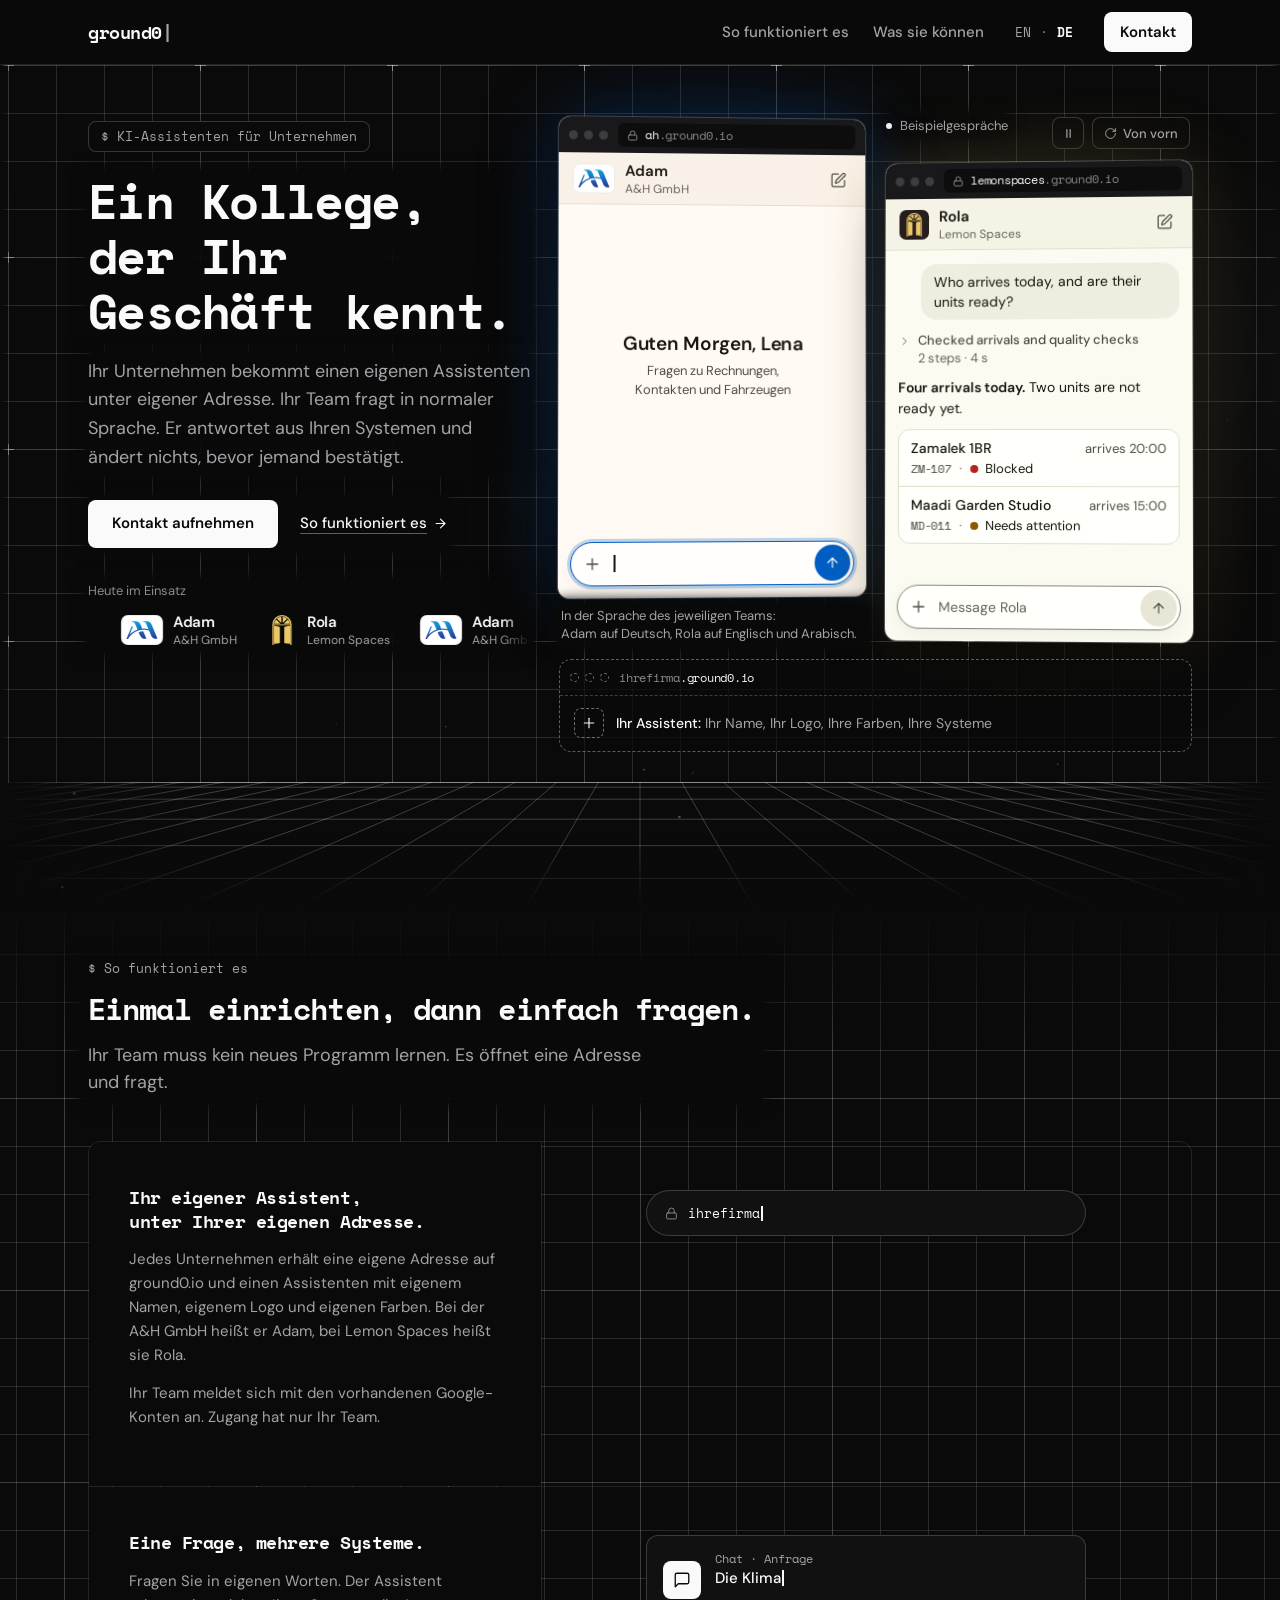
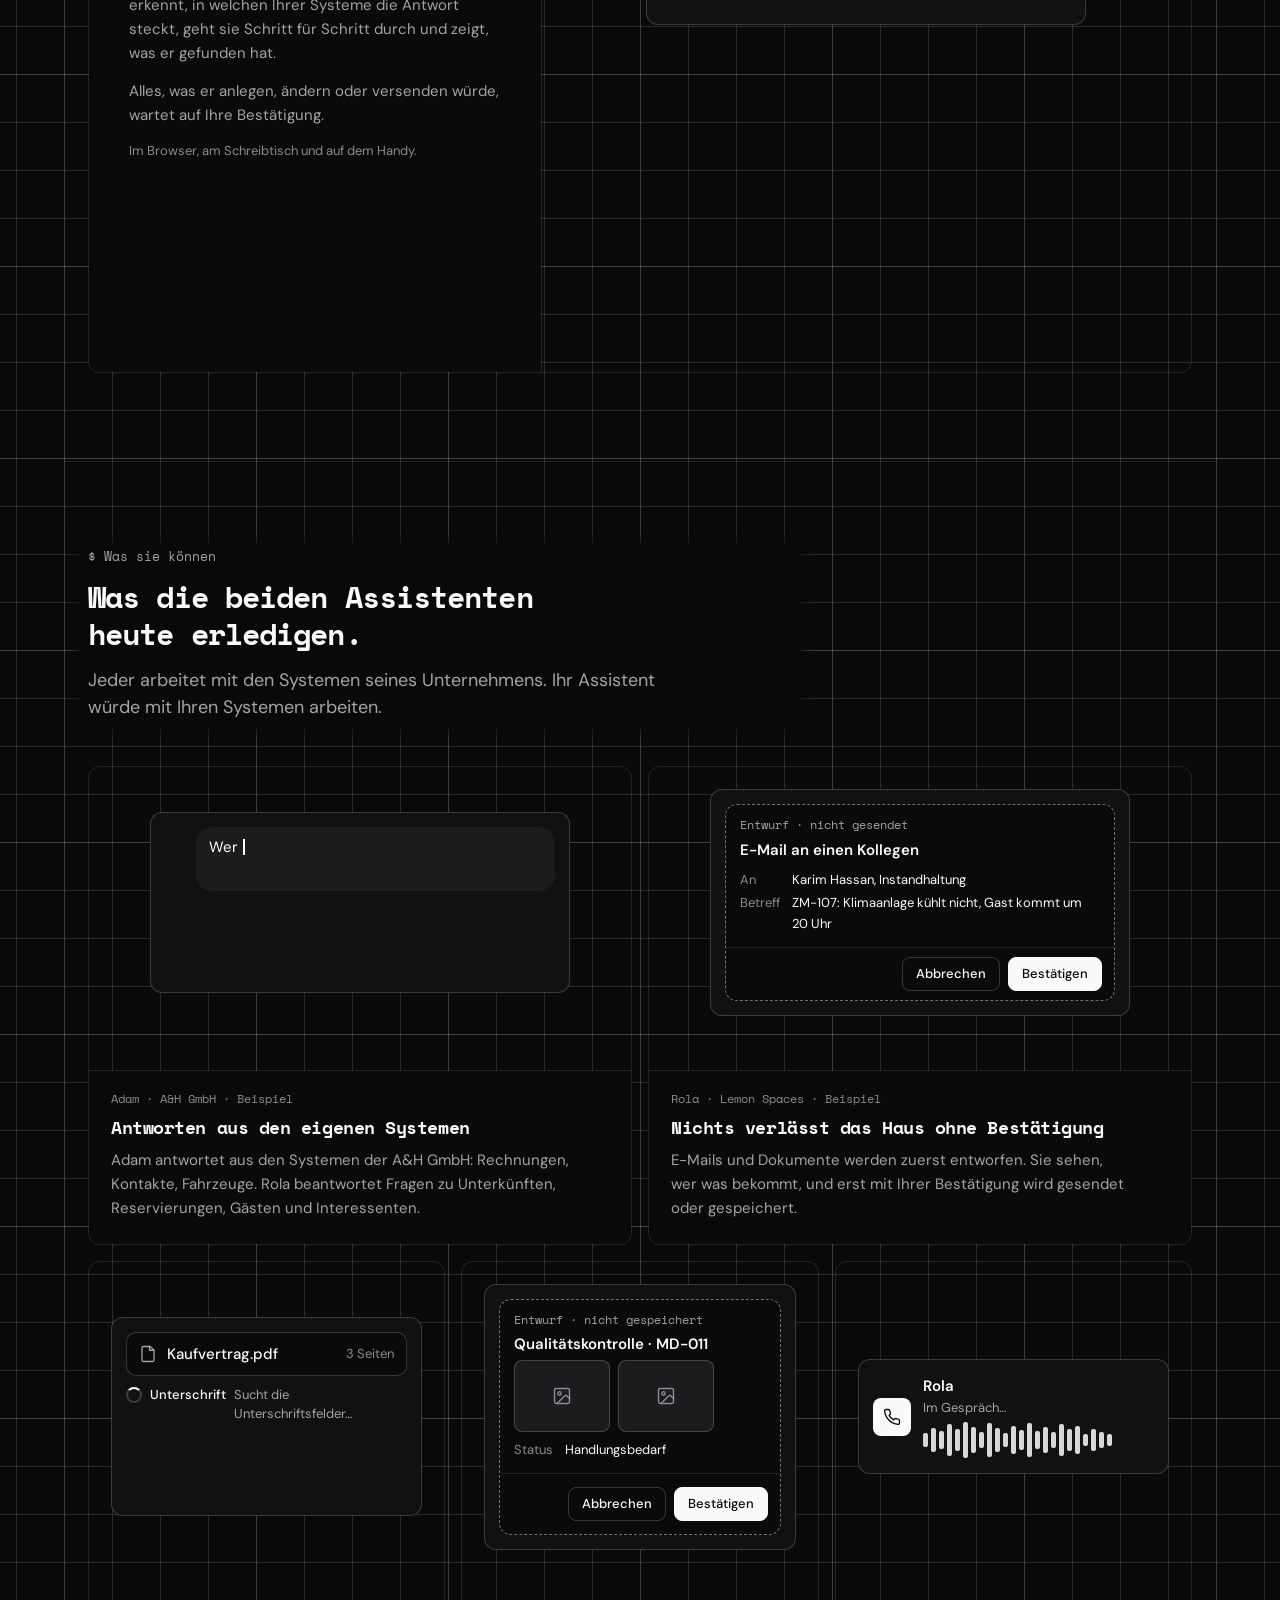
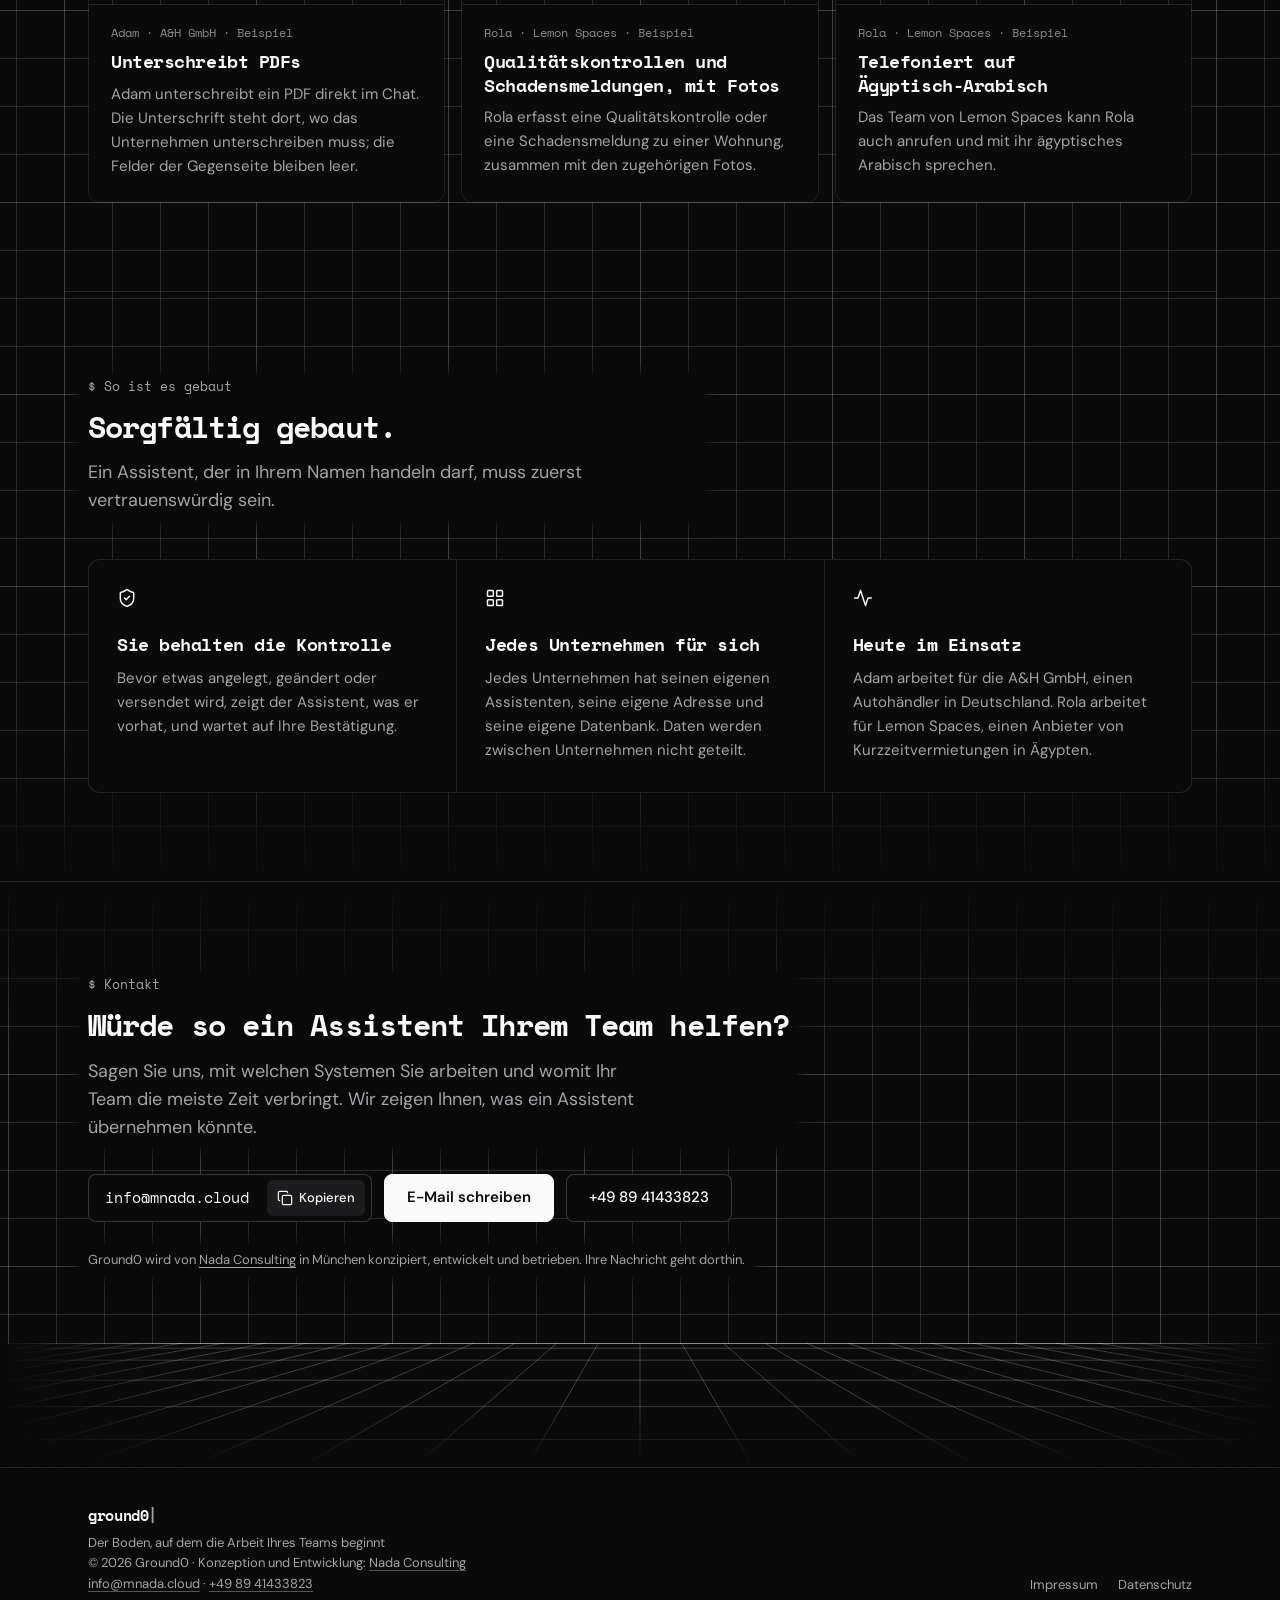
<file: de/index.html>
<!doctype html>
<html lang="de">
<head>
<meta charset="utf-8">
<meta name="viewport" content="width=device-width, initial-scale=1">
<title>Ground0 — ein KI-Assistent für Ihr Unternehmen</title>
<meta name="description" content="Ein eigener KI-Assistent für Ihr Unternehmen, unter eigener Adresse. Er antwortet aus Ihren Systemen und ändert nichts ohne Ihre Bestätigung.">
<link rel="canonical" href="https://ground0.io/de/">
<link rel="alternate" hreflang="en" href="https://ground0.io/">
<link rel="alternate" hreflang="de" href="https://ground0.io/de/">
<link rel="alternate" hreflang="x-default" href="https://ground0.io/">
<meta property="og:site_name" content="Ground0">
<meta property="og:locale" content="de_DE">
<meta property="og:locale:alternate" content="en_GB">
<meta property="og:title" content="Ground0 — ein KI-Assistent für Ihr Unternehmen">
<meta property="og:description" content="Ein eigener KI-Assistent für Ihr Unternehmen, unter eigener Adresse. Er antwortet aus Ihren Systemen und ändert nichts ohne Ihre Bestätigung.">
<meta property="og:type" content="website">
<meta property="og:url" content="https://ground0.io/de/">
<meta property="og:image" content="https://ground0.io/og-de.png">
<meta property="og:image:width" content="1200">
<meta property="og:image:height" content="630">
<meta property="og:image:alt" content="ground0: Ein Kollege, der Ihr Geschäft kennt.">
<meta name="twitter:card" content="summary_large_image">
<meta name="color-scheme" content="dark">
<meta name="theme-color" content="#0a0a0a">
<link rel="preload" href="../fonts/space-mono-700.woff2" as="font" type="font/woff2" crossorigin>
<link rel="preload" href="../fonts/dm-sans-latin.woff2" as="font" type="font/woff2" crossorigin>
<link rel="preload" href="../fonts/space-mono-400.woff2" as="font" type="font/woff2" crossorigin>
<link rel="icon" href="../favicon.ico" sizes="48x48">
<link rel="icon" href="../icon-192.png" type="image/png" sizes="192x192">
<link rel="apple-touch-icon" href="../apple-touch-icon.png">
<script>(function(d){d.classList.add("js");if("IntersectionObserver" in window&&!matchMedia("(prefers-reduced-motion: reduce)").matches)d.classList.add("motion");setTimeout(function(){var g=document.querySelector(".gzh");if(g&&g._gzh)return;d.classList.remove("js","motion");if(g)g.classList.remove("gzh-js")},2500)})(document.documentElement)</script>
<link rel="stylesheet" href="../styles.css?v=10081900">
</head>
<body>
<a class="skip" href="#main">Zum Inhalt springen</a>
<svg class="sprite" aria-hidden="true"><symbol id="i-lock" viewBox="0 0 24 24"><rect width="18" height="11" x="3" y="11" rx="2" ry="2"/><path d="M7 11V7a5 5 0 0 1 10 0v4"/></symbol><symbol id="i-user" viewBox="0 0 24 24"><path d="M19 21v-2a4 4 0 0 0-4-4H9a4 4 0 0 0-4 4v2"/><circle cx="12" cy="7" r="4"/></symbol><symbol id="i-chat" viewBox="0 0 24 24"><path d="M21 15a2 2 0 0 1-2 2H7l-4 4V5a2 2 0 0 1 2-2h14a2 2 0 0 1 2 2z"/></symbol><symbol id="i-search" viewBox="0 0 24 24"><circle cx="11" cy="11" r="8"/><path d="m21 21-4.3-4.3"/></symbol><symbol id="i-image" viewBox="0 0 24 24"><rect width="18" height="18" x="3" y="3" rx="2"/><circle cx="9" cy="9" r="2"/><path d="m21 15-3.1-3.1a2 2 0 0 0-2.8 0L6 21"/></symbol><symbol id="i-list" viewBox="0 0 24 24"><path d="m3 17 2 2 4-4"/><path d="m3 7 2 2 4-4"/><path d="M13 6h8"/><path d="M13 12h8"/><path d="M13 18h8"/></symbol><symbol id="i-file" viewBox="0 0 24 24"><path d="M15 2H6a2 2 0 0 0-2 2v16a2 2 0 0 0 2 2h12a2 2 0 0 0 2-2V7z"/><path d="M14 2v5h6"/></symbol><symbol id="i-phone" viewBox="0 0 24 24"><path d="M22 16.92v3a2 2 0 0 1-2.18 2 19.8 19.8 0 0 1-8.63-3.07 19.5 19.5 0 0 1-6-6 19.8 19.8 0 0 1-3.07-8.67A2 2 0 0 1 4.11 2h3a2 2 0 0 1 2 1.72c.13.96.36 1.9.7 2.81a2 2 0 0 1-.45 2.11L8.09 9.91a16 16 0 0 0 6 6l1.27-1.27a2 2 0 0 1 2.11-.45c.91.34 1.85.57 2.81.7A2 2 0 0 1 22 16.92z"/></symbol><symbol id="i-replay" viewBox="0 0 24 24"><path d="M21 12a9 9 0 1 1-9-9c2.52 0 4.93 1 6.74 2.74L21 8"/><path d="M21 3v5h-5"/></symbol><symbol id="i-copy" viewBox="0 0 24 24"><rect width="14" height="14" x="8" y="8" rx="2"/><path d="M4 16c-1.1 0-2-.9-2-2V4c0-1.1.9-2 2-2h10c1.1 0 2 .9 2 2"/></symbol><symbol id="i-shield" viewBox="0 0 24 24"><path d="M20 13c0 5-3.5 7.5-7.66 8.95a1 1 0 0 1-.67-.01C7.5 20.5 4 18 4 13V6a1 1 0 0 1 1-1c2 0 4.5-1.2 6.24-2.72a1.17 1.17 0 0 1 1.52 0C14.51 3.81 17 5 19 5a1 1 0 0 1 1 1z"/><path d="m9 12 2 2 4-4"/></symbol><symbol id="i-boxes" viewBox="0 0 24 24"><rect width="7" height="7" x="3" y="3" rx="1"/><rect width="7" height="7" x="14" y="3" rx="1"/><rect width="7" height="7" x="14" y="14" rx="1"/><rect width="7" height="7" x="3" y="14" rx="1"/></symbol><symbol id="i-pulse" viewBox="0 0 24 24"><path d="M22 12h-4l-3 9L9 3l-3 9H2"/></symbol></svg>
<header class="bar"><div class="wrap top">
  <a class="brand" href="#" aria-label="Ground0, Startseite">ground0<i aria-hidden="true">|</i></a>
  <nav class="nav" aria-label="Hauptnavigation"><a class="nl" href="#how">So funktioniert es</a><a class="nl" href="#what">Was sie können</a><span class="langs" role="group" aria-label="Sprache"><a href="../" hreflang="en" lang="en" aria-label="English">EN</a><i aria-hidden="true">·</i><b lang="de" aria-current="true">DE</b></span><a class="cta" href="#contact">Kontakt</a></nav>
</div></header>
<main id="main">
<div class="gzh"><script>document.documentElement.classList.contains("js")&&document.currentScript.parentNode.classList.add("gzh-js")</script><div class="gzh-bg" aria-hidden="true"><div class="gzh-grid"></div><canvas class="gzh-fx"></canvas><div class="gzh-floor"><svg viewBox="0 0 1600 170" preserveAspectRatio="xMidYMin slice"><line class="gzh-hz" x1="0" y1="0.5" x2="1600" y2="0.5"/><line class="gzh-fl" x1="0" y1="6.5" x2="1600" y2="6.5"/><line class="gzh-fl" x1="0" y1="21.5" x2="1600" y2="21.5"/><line class="gzh-fl" x1="0" y1="46.5" x2="1600" y2="46.5"/><line class="gzh-fl" x1="0" y1="79.5" x2="1600" y2="79.5"/><line class="gzh-fl" x1="0" y1="120.5" x2="1600" y2="120.5"/><line class="gzh-fl" x1="0" y1="170.5" x2="1600" y2="170.5"/><line class="gzh-fl" x1="73.1" y1="0" x2="-1300" y2="170"/><line class="gzh-fl" x1="125" y1="0" x2="-1150" y2="170"/><line class="gzh-fl" x1="176.9" y1="0" x2="-1000" y2="170"/><line class="gzh-fl" x1="228.8" y1="0" x2="-850" y2="170"/><line class="gzh-fl" x1="280.8" y1="0" x2="-700" y2="170"/><line class="gzh-fl" x1="332.7" y1="0" x2="-550" y2="170"/><line class="gzh-fl" x1="384.6" y1="0" x2="-400" y2="170"/><line class="gzh-fl" x1="436.5" y1="0" x2="-250" y2="170"/><line class="gzh-fl" x1="488.5" y1="0" x2="-100" y2="170"/><line class="gzh-fl" x1="540.4" y1="0" x2="50" y2="170"/><line class="gzh-fl" x1="592.3" y1="0" x2="200" y2="170"/><line class="gzh-fl" x1="644.2" y1="0" x2="350" y2="170"/><line class="gzh-fl" x1="696.2" y1="0" x2="500" y2="170"/><line class="gzh-fl" x1="748.1" y1="0" x2="650" y2="170"/><line class="gzh-fl" x1="800" y1="0" x2="800" y2="170"/><line class="gzh-fl" x1="851.9" y1="0" x2="950" y2="170"/><line class="gzh-fl" x1="903.8" y1="0" x2="1100" y2="170"/><line class="gzh-fl" x1="955.8" y1="0" x2="1250" y2="170"/><line class="gzh-fl" x1="1007.7" y1="0" x2="1400" y2="170"/><line class="gzh-fl" x1="1059.6" y1="0" x2="1550" y2="170"/><line class="gzh-fl" x1="1111.5" y1="0" x2="1700" y2="170"/><line class="gzh-fl" x1="1163.5" y1="0" x2="1850" y2="170"/><line class="gzh-fl" x1="1215.4" y1="0" x2="2000" y2="170"/><line class="gzh-fl" x1="1267.3" y1="0" x2="2150" y2="170"/><line class="gzh-fl" x1="1319.2" y1="0" x2="2300" y2="170"/><line class="gzh-fl" x1="1371.2" y1="0" x2="2450" y2="170"/><line class="gzh-fl" x1="1423.1" y1="0" x2="2600" y2="170"/><line class="gzh-fl" x1="1475" y1="0" x2="2750" y2="170"/><line class="gzh-fl" x1="1526.9" y1="0" x2="2900" y2="170"/></svg><i class="gzh-scan"></i></div></div><div class="gzh-in"><div class="gzh-copy"><span class="gzh-eyebrow gzh-rise gzh-n1">KI-Assistenten für Unternehmen</span><h1 class="gzh-h1 gzh-rise gzh-n2">Ein Kollege, der Ihr Geschäft kennt.</h1><p class="gzh-lead gzh-rise gzh-n3">Ihr Unternehmen bekommt einen eigenen Assistenten unter eigener Adresse. Ihr Team fragt in normaler Sprache. Er antwortet aus Ihren Systemen und ändert nichts, bevor jemand bestätigt.</p><div class="gzh-acts gzh-rise gzh-n4"><a class="gzh-cta" href="#contact">Kontakt aufnehmen</a><a class="gzh-more" href="#how">So funktioniert es<svg class="gzh-i" viewBox="0 0 24 24" aria-hidden="true"><path d="M5 12h14"/><path d="m12 5 7 7-7 7"/></svg></a></div><div class="gzh-proof gzh-rise gzh-n5"><span class="gzh-proof-l" id="gzh-roll-label">Heute im Einsatz</span>
<!-- The roll of assistants. Each "gzh-lockup" with role="listitem" below is one company: its mark (30px high), the
     assistant's name, the company's name. To add a company, add one more such line above the dashed "gzh-open" entry,
     here and in index.html, and give any id inside its mark a name of its own. Nothing else changes: the small
     script after the list repeats it to fill the strip, and the speed stays the same however many there are.
     The open slot comes round once after every three or more companies: while there are fewer than three, the
     script lets the companies go round again before it. -->
<div class="gzh-roll" role="list" aria-labelledby="gzh-roll-label"><div class="gzh-roll-view"><div class="gzh-roll-track">
<div class="gzh-lockup" role="listitem"><span class="gzh-plate"><svg viewBox="183 386 1236 695" width="32" height="18" aria-hidden="true"><defs><linearGradient id="gzh-ah-g1" gradientUnits="userSpaceOnUse" x1="0" x2="0" y1="392" y2="1207"><stop offset="0" stop-color="#0DA2E1"/><stop offset="1" stop-color="#2E2483"/></linearGradient></defs><path fill="url(#gzh-ah-g1)" d="M204 1079L201 1078L214 1053L217 1039L223 1030L240 987L243 978L242 976L245 976L246 972L247 972L252 954L254 955L253 953L283 882L285 874L288 872L289 864L296 853L304 831L305 824L306 823L305 825L307 824L311 816L312 809L317 800L354 711L357 699L371 671L372 663L375 659L378 648L390 624L396 606L400 600L451 600L452 607L442 626L430 660L426 665L409 707L404 723L401 728L380 776L372 797L371 805L369 803L370 806L363 823L358 831L346 864L342 867L340 878L337 879L326 911L329 910L330 909L328 908L335 904L336 900L339 900L345 889L351 887L363 875L372 870L370 868L374 867L385 858L387 853L392 852L409 836L428 825L443 812L483 787L480 784L490 784L508 772L538 756L552 751L572 739L580 738L589 733L628 719L628 713L626 717L624 704L610 672L610 669L608 669L598 641L595 638L595 633L593 635L592 627L579 594L537 497L511 461L508 462L505 457L495 448L492 448L488 441L478 433L453 420L407 417L407 395L429 394L550 394L595 396L643 412L657 421L658 419L660 420L659 422L662 421L664 426L673 432L679 433L680 436L677 434L679 437L684 440L699 456L702 458L704 457L705 464L715 475L733 504L734 505L736 503L737 511L746 527L772 580L802 672L804 680L807 679L806 683L888 680L959 683L1012 691L1049 702L1045 687L1013 614L1006 593L1004 597L1003 586L995 570L993 570L991 561L977 525L972 518L959 483L949 465L933 445L913 430L899 424L872 417L836 415L832 414L834 408L834 402L836 394L1013 396L1060 409L1084 422L1106 438L1108 437L1147 477L1162 504L1166 507L1168 516L1217 632L1217 635L1220 636L1228 661L1260 733L1265 750L1272 761L1277 778L1279 778L1279 782L1291 809L1292 814L1295 816L1297 825L1301 830L1302 838L1313 865L1317 869L1317 874L1319 874L1320 881L1322 881L1325 893L1327 892L1328 901L1351 952L1357 971L1359 970L1398 1069L1306 1070L1281 1067L1259 1060L1235 1047L1200 1020L1180 998L1180 995L1178 997L1177 992L1158 960L1157 952L1150 932L1148 934L1146 924L1138 910L1139 907L1115 855L1114 846L1110 837L1107 836L1109 836L1108 834L1102 822L1103 821L1099 816L1094 802L1092 803L1091 793L1077 761L1071 754L1051 749L1052 747L1024 742L1024 740L1016 740L1007 737L970 731L918 726L865 724L791 729L742 736L705 743L630 766L622 771L619 770L596 779L597 781L586 783L581 788L562 794L556 800L550 801L550 803L510 823L490 836L491 838L486 838L476 847L458 858L448 868L442 871L439 875L440 876L437 878L435 876L435 879L428 881L425 887L421 888L421 891L415 893L390 916L364 941L358 951L350 957L351 959L345 963L342 967L344 967L339 970L321 991L319 997L290 1034L286 1040L288 1040L284 1043L262 1079L204 1079ZM881 1074L849 1068L819 1053L795 1037L779 1019L772 1014L771 1009L768 1009L754 988L748 983L748 979L740 968L737 967L735 959L723 939L720 937L715 924L715 925L713 924L714 922L706 905L704 905L701 893L699 893L699 889L697 890L692 874L689 872L676 824L676 821L683 816L682 814L693 811L695 808L753 796L850 784L851 790L861 808L866 824L868 824L868 829L870 828L877 849L877 847L879 849L917 938L971 1074L946 1076L881 1074Z"/></svg></span><div class="gzh-names"><span class="gzh-assistant">Adam</span><span class="gzh-company">A&amp;H GmbH</span></div></div>
<div class="gzh-lockup" role="listitem"><svg class="gzh-arch" viewBox="0 0 24 24" width="30" height="30" aria-hidden="true"><g transform="translate(4.323 0) scale(.01139) translate(-126 -60)"><defs><mask id="gzh-arch-m1" maskUnits="userSpaceOnUse" x="150" y="100" width="1300" height="620"><path d="M781 218.7C781 186.9 754.5 161.2 723 165.7A573 573 0 0 0 457.6 276.2C433.2 294.7 432.6 330.3 454.3 351.9L695.6 593.3C727.1 624.8 781 602.5 781 558ZM423.9 385.2C401.4 362.8 364.5 363.3 345.4 388.8A573 573 0 0 0 237.9 641C232.9 671.7 257.9 698 289 698L635.3 698C672.7 698 691.4 652.8 665 626.3ZM826 218.7C826 186.9 852.5 161.2 884 165.7A573 573 0 0 1 1149.4 276.2C1173.8 294.7 1174.4 330.3 1152.7 351.9L911.4 593.3C879.9 624.8 826 602.5 826 558ZM1183.1 385.2C1205.6 362.8 1242.5 363.3 1261.6 388.8A573 573 0 0 1 1369.1 641C1374.1 671.7 1349.1 698 1318 698L971.7 698C934.3 698 915.6 652.8 942 626.3Z" fill="#fff" stroke="#000" stroke-width="44"/></mask></defs><path d="M171.5 2167V735.3A628.25 628.25 0 0 1 1428 735.3V2167" fill="none" stroke="#EAC867" stroke-width="90"/><path d="M171.5 753H1428" stroke="#EAC867" stroke-width="60"/><rect x="150" y="100" width="1300" height="620" fill="#EAC867" mask="url(#gzh-arch-m1)"/><path d="M236.5 860.3C236.5 833.4 261.3 813.5 287.5 819.2L613 890.9C633.1 895.3 647.5 913.2 647.5 933.9L647.5 1991.2C647.5 2014 630.7 2033.4 608.1 2036.7L282.2 2084C258.1 2087.5 236.5 2068.8 236.5 2044.4ZM1369.5 860.3C1369.5 833.4 1344.7 813.5 1318.5 819.2L993 890.9C972.9 895.3 958.5 913.2 958.5 933.9L958.5 1991.2C958.5 2014 975.3 2033.4 997.9 2036.7L1323.8 2084C1347.9 2087.5 1369.5 2068.8 1369.5 2044.4Z" fill="#EAC867"/></g></svg><div class="gzh-names"><span class="gzh-assistant">Rola</span><span class="gzh-company">Lemon Spaces</span></div></div>
<div class="gzh-lockup gzh-open" aria-hidden="true"><span class="gzh-plus"><svg class="gzh-i" viewBox="0 0 24 24" aria-hidden="true"><path d="M5 12h14"/><path d="M12 5v14"/></svg></span><div class="gzh-names gzh-addr"><span>ihrefirma</span><span>.ground0.io</span></div></div>
</div></div></div><script>(function(t){if(!document.documentElement.classList.contains("js"))return;var o=t.querySelector(".gzh-open"),e=[].filter.call(t.children,function(x){return x!==o}),m=e.length,u,k,n,i,j;if(!m)return;function put(x,b){x=x.cloneNode(true);x.classList.add("gzh-roll-copy");x.removeAttribute("role");x.setAttribute("aria-hidden","true");[].forEach.call(x.querySelectorAll("[id]"),function(y){y.removeAttribute("id")});t.insertBefore(x,b)}for(i=m;i<3;i+=m)for(j=0;j<m;j++)put(e[j],o);u=[].slice.call(t.children);k=u.length;n=Math.ceil(2400/(110*k))+2;for(i=1;i<n;i++)for(j=0;j<k;j++)put(u[j],null);t.style.setProperty("--gzh-roll-n",n);t.style.setProperty("--gzh-roll-k",k);i=u[1].offsetLeft+u[1].offsetWidth-u[0].offsetLeft+1;if(i>1)t.style.setProperty("--gzh-roll-pair",i+"px")})(document.currentScript.previousElementSibling.querySelector(".gzh-roll-track"))</script>
</div></div><div class="gzh-stage"><div class="gzh-wins"><div class="gzh-bar gzh-rise gzh-n3"><span class="gzh-eg">Beispielgespräche</span><span class="gzh-ctl"><span class="gzh-count" aria-live="polite"></span><button type="button" class="gzh-pause" aria-pressed="false" aria-label="Animationen anhalten"><svg class="gzh-i" viewBox="0 0 24 24" aria-hidden="true"><path class="gzh-p-on" d="M9 5v14M15 5v14"/><path class="gzh-p-off" d="M8 5.5v13l10-6.5z"/></svg></button><button type="button" class="gzh-replay" aria-label="Beispiele von vorn abspielen" data-step="Nächster Schritt" data-step-label="Nächsten Schritt der Beispiele zeigen"><svg class="gzh-i" viewBox="0 0 24 24" aria-hidden="true"><path d="M21 12a9 9 0 1 1-9-9c2.52 0 4.93 1 6.74 2.74L21 8"/><path d="M21 3v5h-5"/></svg><span>Von vorn</span></button></span></div><div class="gzh-w gzh-w-a gzh-rise gzh-n2"><div class="gzh-float"><div class="gzh-win gzh-win-ah gzh-blank" data-play role="img" aria-label="Beispiel unter ah.ground0.io: Lena fragt Adam, den Assistenten der A&amp;H GmbH, welche Rechnungen von Autohaus Becker noch offen sind. Adam prüft Lexoffice und HubSpot, nennt drei offene Rechnungen, bereitet eine Zahlungserinnerung vor und sendet sie erst, nachdem Lena bestätigt hat."><div class="gzh-chrome"><span class="gzh-dots"><i></i><i></i><i></i></span><span class="gzh-url"><svg class="gzh-i" viewBox="0 0 24 24" aria-hidden="true"><rect width="18" height="11" x="3" y="11" rx="2" ry="2"/><path d="M7 11V7a5 5 0 0 1 10 0v4"/></svg><span><b>ah</b>.ground0.io</span></span></div><div class="gzh-head"><div class="gzh-lockup"><span class="gzh-plate"><svg viewBox="183 386 1236 695" width="32" height="18" aria-hidden="true"><defs><linearGradient id="gzh-ah-g2" gradientUnits="userSpaceOnUse" x1="0" x2="0" y1="392" y2="1207"><stop offset="0" stop-color="#0DA2E1"/><stop offset="1" stop-color="#2E2483"/></linearGradient></defs><path fill="url(#gzh-ah-g2)" d="M204 1079L201 1078L214 1053L217 1039L223 1030L240 987L243 978L242 976L245 976L246 972L247 972L252 954L254 955L253 953L283 882L285 874L288 872L289 864L296 853L304 831L305 824L306 823L305 825L307 824L311 816L312 809L317 800L354 711L357 699L371 671L372 663L375 659L378 648L390 624L396 606L400 600L451 600L452 607L442 626L430 660L426 665L409 707L404 723L401 728L380 776L372 797L371 805L369 803L370 806L363 823L358 831L346 864L342 867L340 878L337 879L326 911L329 910L330 909L328 908L335 904L336 900L339 900L345 889L351 887L363 875L372 870L370 868L374 867L385 858L387 853L392 852L409 836L428 825L443 812L483 787L480 784L490 784L508 772L538 756L552 751L572 739L580 738L589 733L628 719L628 713L626 717L624 704L610 672L610 669L608 669L598 641L595 638L595 633L593 635L592 627L579 594L537 497L511 461L508 462L505 457L495 448L492 448L488 441L478 433L453 420L407 417L407 395L429 394L550 394L595 396L643 412L657 421L658 419L660 420L659 422L662 421L664 426L673 432L679 433L680 436L677 434L679 437L684 440L699 456L702 458L704 457L705 464L715 475L733 504L734 505L736 503L737 511L746 527L772 580L802 672L804 680L807 679L806 683L888 680L959 683L1012 691L1049 702L1045 687L1013 614L1006 593L1004 597L1003 586L995 570L993 570L991 561L977 525L972 518L959 483L949 465L933 445L913 430L899 424L872 417L836 415L832 414L834 408L834 402L836 394L1013 396L1060 409L1084 422L1106 438L1108 437L1147 477L1162 504L1166 507L1168 516L1217 632L1217 635L1220 636L1228 661L1260 733L1265 750L1272 761L1277 778L1279 778L1279 782L1291 809L1292 814L1295 816L1297 825L1301 830L1302 838L1313 865L1317 869L1317 874L1319 874L1320 881L1322 881L1325 893L1327 892L1328 901L1351 952L1357 971L1359 970L1398 1069L1306 1070L1281 1067L1259 1060L1235 1047L1200 1020L1180 998L1180 995L1178 997L1177 992L1158 960L1157 952L1150 932L1148 934L1146 924L1138 910L1139 907L1115 855L1114 846L1110 837L1107 836L1109 836L1108 834L1102 822L1103 821L1099 816L1094 802L1092 803L1091 793L1077 761L1071 754L1051 749L1052 747L1024 742L1024 740L1016 740L1007 737L970 731L918 726L865 724L791 729L742 736L705 743L630 766L622 771L619 770L596 779L597 781L586 783L581 788L562 794L556 800L550 801L550 803L510 823L490 836L491 838L486 838L476 847L458 858L448 868L442 871L439 875L440 876L437 878L435 876L435 879L428 881L425 887L421 888L421 891L415 893L390 916L364 941L358 951L350 957L351 959L345 963L342 967L344 967L339 970L321 991L319 997L290 1034L286 1040L288 1040L284 1043L262 1079L204 1079ZM881 1074L849 1068L819 1053L795 1037L779 1019L772 1014L771 1009L768 1009L754 988L748 983L748 979L740 968L737 967L735 959L723 939L720 937L715 924L715 925L713 924L714 922L706 905L704 905L701 893L699 893L699 889L697 890L692 874L689 872L676 824L676 821L683 816L682 814L693 811L695 808L753 796L850 784L851 790L861 808L866 824L868 824L868 829L870 828L877 849L877 847L879 849L917 938L971 1074L946 1076L881 1074Z"/></svg></span><div class="gzh-names"><span class="gzh-assistant">Adam</span><span class="gzh-company">A&amp;H GmbH</span></div></div><span class="gzh-head-ico"><svg class="gzh-i" viewBox="0 0 24 24" aria-hidden="true"><path d="M12 3H5a2 2 0 0 0-2 2v14a2 2 0 0 0 2 2h14a2 2 0 0 0 2-2v-7"/><path d="M18.375 2.625a1 1 0 0 1 3 3l-9.013 9.014a2 2 0 0 1-.853.505l-2.873.84a.5.5 0 0 1-.62-.62l.84-2.873a2 2 0 0 1 .506-.852z"/></svg></span></div><div class="gzh-thread" lang="de"><div class="gzh-empty"><p class="gzh-greet">Guten Morgen, Lena</p><p class="gzh-hint">Fragen zu Rechnungen, Kontakten und Fahrzeugen</p></div><div class="gzh-col"><div class="gzh-u" data-k="q1"><div class="gzh-bubble">Welche Rechnungen von Autohaus Becker sind noch offen?</div></div><div class="gzh-b"><div class="gzh-work" data-k="w1" data-st="done" data-one="Schritt" data-many="Schritte"><div class="gzh-think"><i class="gzh-spin"></i><span class="gzh-glint">Denkt nach…</span></div><div class="gzh-sum"><svg class="gzh-i" viewBox="0 0 24 24" aria-hidden="true"><path d="m9 18 6-6-6-6"/></svg><span><b class="gzh-s-run">Arbeitet</b><b class="gzh-s-done">Lexoffice und HubSpot geprüft</b><span class="gzh-meta">2 Schritte · 4 s</span></span></div><div class="gzh-fold"><div class="gzh-steps"><div class="gzh-steps-in"><div class="gzh-step" data-k="s1" data-st="done"><i class="gzh-spin"></i><svg class="gzh-i" viewBox="0 0 24 24" aria-hidden="true"><path d="M20 6 9 17l-5-5"/></svg><span class="gzh-what"><span class="gzh-tool">Lexoffice</span> · <span class="gzh-live-t gzh-glint">Sucht Rechnungen…</span><span class="gzh-done-t">3 offene Rechnungen</span></span><span class="gzh-t">2 s</span></div><div class="gzh-step" data-k="s2" data-st="done"><i class="gzh-spin"></i><svg class="gzh-i" viewBox="0 0 24 24" aria-hidden="true"><path d="M20 6 9 17l-5-5"/></svg><span class="gzh-what"><span class="gzh-tool">HubSpot</span> · <span class="gzh-live-t gzh-glint">Sucht den Kontakt…</span><span class="gzh-done-t">Kontakt gefunden</span></span><span class="gzh-t">2 s</span></div></div></div></div></div><p class="gzh-prose" data-k="a1">Drei Rechnungen sind offen, zusammen <strong>4.820&nbsp;€</strong>.</p><div class="gzh-rows" data-k="r1"><div class="gzh-r"><div class="gzh-l1"><span class="gzh-code">2026-0418</span><span class="gzh-end">2.150&nbsp;€</span></div><div class="gzh-l2"><span class="gzh-st gzh-bad">21 Tage überfällig</span></div></div><div class="gzh-r"><div class="gzh-l1"><span class="gzh-code">2026-0431</span><span class="gzh-end">1.480&nbsp;€</span></div><div class="gzh-l2"><span class="gzh-st gzh-warn">Fällig in 3 Tagen</span></div></div><div class="gzh-r"><div class="gzh-l1"><span class="gzh-code">2026-0440</span><span class="gzh-end">1.190&nbsp;€</span></div><div class="gzh-l2"><span class="gzh-st gzh-ok">Fällig in 12 Tagen</span></div></div></div></div><div class="gzh-u" data-k="q2"><div class="gzh-bubble">Bitte eine Zahlungserinnerung für die älteste.</div></div><div class="gzh-b"><div class="gzh-work" data-k="w2" data-st="done" data-one="Schritt" data-many="Schritte"><div class="gzh-think"><i class="gzh-spin"></i><span class="gzh-glint">Denkt nach…</span></div><div class="gzh-sum"><svg class="gzh-i" viewBox="0 0 24 24" aria-hidden="true"><path d="m9 18 6-6-6-6"/></svg><span><b class="gzh-s-run">Arbeitet</b><b class="gzh-s-wait">Wartet auf Bestätigung</b><b class="gzh-s-done">Erinnerung gesendet</b><span class="gzh-meta">2 Schritte · 3 s</span></span></div><div class="gzh-fold"><div class="gzh-steps"><div class="gzh-steps-in"><div class="gzh-step" data-k="s3" data-st="done"><i class="gzh-spin"></i><svg class="gzh-i" viewBox="0 0 24 24" aria-hidden="true"><path d="M20 6 9 17l-5-5"/></svg><span class="gzh-what"><span class="gzh-tool">Gmail</span> · <span class="gzh-live-t gzh-glint">Bereitet Entwurf vor…</span><span class="gzh-done-t">Entwurf vorbereitet</span></span><span class="gzh-t">2 s</span></div></div></div></div></div><div class="gzh-card" data-k="c" data-st="ready"><div class="gzh-hd"><div class="gzh-draft">Entwurf · nicht gesendet</div><div class="gzh-title">Zahlungserinnerung senden</div></div><dl><dt>An</dt><dd>Autohaus Becker, Buchhaltung</dd><dt>Betreff</dt><dd>Zahlungserinnerung <span class="gzh-code">2026-0418</span></dd></dl><p class="gzh-says">Gesendet wird erst nach Bestätigung.</p><div class="gzh-ft"><span class="gzh-btn">Abbrechen</span><span class="gzh-btn gzh-primary">Bestätigen</span></div></div><div class="gzh-receipt" data-k="rc"><svg class="gzh-i" viewBox="0 0 24 24" aria-hidden="true"><path d="M20 6 9 17l-5-5"/></svg><b>Erinnerung gesendet</b><span class="gzh-rt">Bestätigt von Lena Krüger · 09:42</span></div></div></div></div><div class="gzh-dock"><div class="gzh-composer" data-st="idle"><span class="gzh-ib"><svg class="gzh-i" viewBox="0 0 24 24" aria-hidden="true"><path d="M5 12h14"/><path d="M12 5v14"/></svg></span><span class="gzh-input"><span class="gzh-ph">Nachricht an Adam</span><span class="gzh-typed"></span><i class="gzh-caret"></i></span><span class="gzh-send"><svg class="gzh-i" viewBox="0 0 24 24" aria-hidden="true"><path d="m5 12 7-7 7 7"/><path d="M12 19V5"/></svg><i></i></span></div></div></div></div></div><div class="gzh-w gzh-w-b gzh-rise gzh-n4"><div class="gzh-float"><div class="gzh-win gzh-win-ls gzh-blank" data-play role="img" aria-label="Beispiel auf Englisch unter lemonspaces.ground0.io: Mona fragt Rola, die Assistentin von Lemon Spaces, wer heute anreist und ob die Wohnungen bereit sind. Rola prüft die Reservierungen und die Qualitätskontrollen und nennt zwei Wohnungen, die noch nicht bereit sind. Danach bittet Mona auf Arabisch um eine Notiz zur Wohnung ZM-107; Rola bereitet sie vor und speichert sie erst nach Monas Bestätigung."><div class="gzh-chrome"><span class="gzh-dots"><i></i><i></i><i></i></span><span class="gzh-url"><svg class="gzh-i" viewBox="0 0 24 24" aria-hidden="true"><rect width="18" height="11" x="3" y="11" rx="2" ry="2"/><path d="M7 11V7a5 5 0 0 1 10 0v4"/></svg><span><b>lemonspaces</b>.ground0.io</span></span></div><div class="gzh-head"><div class="gzh-lockup"><svg class="gzh-arch" viewBox="0 0 24 24" width="30" height="30" aria-hidden="true"><rect width="24" height="24" rx="5.5" fill="#271d1d"/><g transform="translate(2.4 2.4) scale(.8)"><g transform="translate(4.323 0) scale(.01139) translate(-126 -60)"><defs><mask id="gzh-arch-m2" maskUnits="userSpaceOnUse" x="150" y="100" width="1300" height="620"><path d="M781 218.7C781 186.9 754.5 161.2 723 165.7A573 573 0 0 0 457.6 276.2C433.2 294.7 432.6 330.3 454.3 351.9L695.6 593.3C727.1 624.8 781 602.5 781 558ZM423.9 385.2C401.4 362.8 364.5 363.3 345.4 388.8A573 573 0 0 0 237.9 641C232.9 671.7 257.9 698 289 698L635.3 698C672.7 698 691.4 652.8 665 626.3ZM826 218.7C826 186.9 852.5 161.2 884 165.7A573 573 0 0 1 1149.4 276.2C1173.8 294.7 1174.4 330.3 1152.7 351.9L911.4 593.3C879.9 624.8 826 602.5 826 558ZM1183.1 385.2C1205.6 362.8 1242.5 363.3 1261.6 388.8A573 573 0 0 1 1369.1 641C1374.1 671.7 1349.1 698 1318 698L971.7 698C934.3 698 915.6 652.8 942 626.3Z" fill="#fff" stroke="#000" stroke-width="44"/></mask></defs><path d="M171.5 2167V735.3A628.25 628.25 0 0 1 1428 735.3V2167" fill="none" stroke="#EAC867" stroke-width="90"/><path d="M171.5 753H1428" stroke="#EAC867" stroke-width="60"/><rect x="150" y="100" width="1300" height="620" fill="#EAC867" mask="url(#gzh-arch-m2)"/><path d="M236.5 860.3C236.5 833.4 261.3 813.5 287.5 819.2L613 890.9C633.1 895.3 647.5 913.2 647.5 933.9L647.5 1991.2C647.5 2014 630.7 2033.4 608.1 2036.7L282.2 2084C258.1 2087.5 236.5 2068.8 236.5 2044.4ZM1369.5 860.3C1369.5 833.4 1344.7 813.5 1318.5 819.2L993 890.9C972.9 895.3 958.5 913.2 958.5 933.9L958.5 1991.2C958.5 2014 975.3 2033.4 997.9 2036.7L1323.8 2084C1347.9 2087.5 1369.5 2068.8 1369.5 2044.4Z" fill="#EAC867"/></g></g></svg><div class="gzh-names"><span class="gzh-assistant">Rola</span><span class="gzh-company">Lemon Spaces</span></div></div><span class="gzh-head-ico"><svg class="gzh-i" viewBox="0 0 24 24" aria-hidden="true"><path d="M12 3H5a2 2 0 0 0-2 2v14a2 2 0 0 0 2 2h14a2 2 0 0 0 2-2v-7"/><path d="M18.375 2.625a1 1 0 0 1 3 3l-9.013 9.014a2 2 0 0 1-.853.505l-2.873.84a.5.5 0 0 1-.62-.62l.84-2.873a2 2 0 0 1 .506-.852z"/></svg></span></div><div class="gzh-thread" lang="en"><div class="gzh-empty"><p class="gzh-greet">Good afternoon, Mona</p><p class="gzh-hint">Ask Rola about listings, reservations and guests</p></div><div class="gzh-col"><div class="gzh-u" data-k="q1"><div class="gzh-bubble">Who arrives today, and are their units ready?</div></div><div class="gzh-b"><div class="gzh-work" data-k="w1" data-st="done" data-one="step" data-many="steps"><div class="gzh-think"><i class="gzh-spin"></i><span class="gzh-glint">Thinking…</span></div><div class="gzh-sum"><svg class="gzh-i" viewBox="0 0 24 24" aria-hidden="true"><path d="m9 18 6-6-6-6"/></svg><span><b class="gzh-s-run">Working</b><b class="gzh-s-done">Checked arrivals and quality checks</b><span class="gzh-meta">2 steps · 4 s</span></span></div><div class="gzh-fold"><div class="gzh-steps"><div class="gzh-steps-in"><div class="gzh-step" data-k="s1" data-st="done"><i class="gzh-spin"></i><svg class="gzh-i" viewBox="0 0 24 24" aria-hidden="true"><path d="M20 6 9 17l-5-5"/></svg><span class="gzh-what"><span class="gzh-tool">Reservations</span> · <span class="gzh-live-t gzh-glint">Checking today…</span><span class="gzh-done-t">4 arrivals today</span></span><span class="gzh-t">2 s</span></div><div class="gzh-step" data-k="s2" data-st="done"><i class="gzh-spin"></i><svg class="gzh-i" viewBox="0 0 24 24" aria-hidden="true"><path d="M20 6 9 17l-5-5"/></svg><span class="gzh-what"><span class="gzh-tool">Quality checks</span> · <span class="gzh-live-t gzh-glint">Checking 4 units…</span><span class="gzh-done-t">2 units not ready</span></span><span class="gzh-t">2 s</span></div></div></div></div></div><p class="gzh-prose" data-k="a1"><strong>Four arrivals today.</strong> Two units are not ready yet.</p><div class="gzh-rows" data-k="r1"><div class="gzh-r"><div class="gzh-l1"><span>Zamalek 1BR</span><span class="gzh-end gzh-soft">arrives 20:00</span></div><div class="gzh-l2"><span class="gzh-code">ZM-107</span><i>·</i><span class="gzh-st gzh-bad">Blocked</span></div></div><div class="gzh-r"><div class="gzh-l1"><span>Maadi Garden Studio</span><span class="gzh-end gzh-soft">arrives 15:00</span></div><div class="gzh-l2"><span class="gzh-code">MD-011</span><i>·</i><span class="gzh-st gzh-warn">Needs attention</span></div></div></div></div><div class="gzh-u" data-k="q2"><div class="gzh-bubble" lang="ar" dir="rtl">محتاجين ملاحظة على <span class="gzh-code">ZM-107</span>: الضيف الجاي هيوصل الساعة 8 بالليل.</div></div><div class="gzh-b"><div class="gzh-work" data-k="w2" data-st="done" data-one="step" data-many="steps"><div class="gzh-think"><i class="gzh-spin"></i><span class="gzh-glint">Thinking…</span></div><div class="gzh-sum"><svg class="gzh-i" viewBox="0 0 24 24" aria-hidden="true"><path d="m9 18 6-6-6-6"/></svg><span><b class="gzh-s-run">Working</b><b class="gzh-s-wait">Waiting for confirmation</b><b class="gzh-s-done">Saved the note</b><span class="gzh-meta">3 steps · 3 s</span></span></div><div class="gzh-fold"><div class="gzh-steps"><div class="gzh-steps-in"><div class="gzh-step" data-k="s3" data-st="done"><i class="gzh-spin"></i><svg class="gzh-i" viewBox="0 0 24 24" aria-hidden="true"><path d="M20 6 9 17l-5-5"/></svg><span class="gzh-what"><span class="gzh-tool">Units</span> · <span class="gzh-live-t gzh-glint">Looking up the unit…</span><span class="gzh-done-t">Found <span class="gzh-code">ZM-107</span></span></span><span class="gzh-t">1 s</span></div><div class="gzh-step" data-k="s4" data-st="done"><i class="gzh-spin"></i><svg class="gzh-i" viewBox="0 0 24 24" aria-hidden="true"><path d="M20 6 9 17l-5-5"/></svg><span class="gzh-what"><span class="gzh-tool">Units</span> · <span class="gzh-live-t gzh-glint">Preparing the note…</span><span class="gzh-done-t">Note prepared, not saved</span></span><span class="gzh-t">1 s</span></div></div></div></div></div><div class="gzh-card" data-k="c" data-st="ready"><div class="gzh-hd"><div class="gzh-draft">Draft · not saved</div><div class="gzh-title">Add a note to <span class="gzh-code">ZM-107</span></div></div><dl><dt>Unit</dt><dd>Zamalek 1BR</dd><dt>Note</dt><dd>Next guest arrives at 20:00.</dd></dl><p class="gzh-says">Nothing is saved until you confirm.</p><div class="gzh-ft"><span class="gzh-btn">Cancel</span><span class="gzh-btn gzh-primary">Confirm</span></div></div><div class="gzh-receipt" data-k="rc"><svg class="gzh-i" viewBox="0 0 24 24" aria-hidden="true"><path d="M20 6 9 17l-5-5"/></svg><b>Note added to <span class="gzh-code">ZM-107</span></b><span class="gzh-rt">Confirmed by Mona Adel · 14:12</span></div></div></div></div><div class="gzh-dock"><div class="gzh-composer" data-st="idle"><span class="gzh-ib"><svg class="gzh-i" viewBox="0 0 24 24" aria-hidden="true"><path d="M5 12h14"/><path d="M12 5v14"/></svg></span><span class="gzh-input"><span class="gzh-ph">Message Rola</span><span class="gzh-typed"></span><i class="gzh-caret"></i></span><span class="gzh-send"><svg class="gzh-i" viewBox="0 0 24 24" aria-hidden="true"><path d="m5 12 7-7 7 7"/><path d="M12 19V5"/></svg><i></i></span></div></div></div></div></div><p class="gzh-note gzh-rise gzh-n5">In der Sprache des jeweiligen Teams: <span>Adam auf Deutsch, Rola auf Englisch und Arabisch.</span></p></div><div class="gzh-slot gzh-rise gzh-n6"><div class="gzh-chrome"><span class="gzh-dots" aria-hidden="true"><i></i><i></i><i></i></span><span class="gzh-url"><span><b>ihrefirma</b>.ground0.io</span></span></div><div class="gzh-slot-body"><span class="gzh-plus" aria-hidden="true"><svg class="gzh-i" viewBox="0 0 24 24" aria-hidden="true"><path d="M5 12h14"/><path d="M12 5v14"/></svg></span><span><b>Ihr Assistent:</b> Ihr Name, Ihr Logo, Ihre Farben, Ihre Systeme</span></div></div></div></div></div>
<div class="field"><div class="wrap frame">
<section id="how" aria-labelledby="how-h">
  <div class="head calm" data-reveal><p class="kicker">So funktioniert es</p><h2 id="how-h">Einmal einrichten, dann einfach fragen.</h2><p class="sub">Ihr Team muss kein neues Programm lernen. Es öffnet eine Adresse und fragt.</p></div>
  <div class="rows">
    <div class="row" data-reveal>
      <div class="row-text"><h3>Ihr eigener Assistent, unter Ihrer eigenen Adresse.</h3><p>Jedes Unternehmen erhält eine eigene Adresse auf ground0.io und einen Assistenten mit eigenem Namen, eigenem Logo und eigenen Farben. Bei der A&amp;H GmbH heißt er Adam, bei Lemon Spaces heißt sie Rola.</p><p>Ihr Team meldet sich mit den vorhandenen Google-Konten an. Zugang hat nur Ihr Team.</p></div>
      <div class="stage"><div class="demo" data-demo><div class="flow" role="img" aria-label="Beispiel: Jemand öffnet ihrefirma.ground0.io, meldet sich mit Google an und wird vom Assistenten des Unternehmens begrüßt.">
        <div class="addr" data-step><svg class="i" aria-hidden="true"><use href="#i-lock"/></svg><span data-type>ihrefirma.ground0.io</span></div>
        <div class="node" data-step data-after="400" data-done="1200"><span class="ico"><svg class="i" aria-hidden="true"><use href="#i-user"/></svg></span><div><small>Mit Google anmelden</small><b class="lit">anna@<wbr>ihrefirma.de</b></div><i class="state"></i></div>
        <div class="node" data-step data-after="400"><span class="ico inv"><svg class="i" aria-hidden="true"><use href="#i-chat"/></svg></span><div><small>Ihr Assistent</small><b data-type>Guten Morgen, Anna</b></div></div>
      </div><button class="replay" type="button" data-replay aria-label="Von vorn: Anmeldung unter der eigenen Adresse"><svg class="i" aria-hidden="true"><use href="#i-replay"/></svg>Von vorn</button></div></div>
    </div>
    <div class="row" data-reveal>
      <div class="row-text"><h3>Eine Frage, mehrere Systeme.</h3><p>Fragen Sie in eigenen Worten. Der Assistent erkennt, in welchen Ihrer Systeme die Antwort steckt, geht sie Schritt für Schritt durch und zeigt, was er gefunden hat.</p><p>Alles, was er anlegen, ändern oder versenden würde, wartet auf Ihre Bestätigung.</p><p class="fine">Im Browser, am Schreibtisch und auf dem Handy.</p></div>
      <div class="stage"><div class="demo" data-demo><div class="flow" role="img" aria-label="Beispiel von Lemon Spaces: Eine Kollegin meldet, dass die Klimaanlage in der Wohnung ZM-107 nicht kühlt. Rola findet die Wohnung, hängt das Foto an und bereitet die Schadensmeldung vor; sie wartet auf die Bestätigung.">
        <div class="node" data-step><span class="ico inv"><svg class="i" aria-hidden="true"><use href="#i-chat"/></svg></span><div><small>Chat · Anfrage</small><b data-type>Die Klimaanlage in ZM-&#8288;107 kühlt nicht. Bitte melden.</b></div></div>
        <div class="node" data-step data-after="400" data-done="1100"><span class="ico"><svg class="i" aria-hidden="true"><use href="#i-search"/></svg></span><div><small>Unterkünfte · Wohnung</small><b>Zamalek 1BR · ZM-&#8288;107</b></div><i class="state"></i></div>
        <div class="node" data-step data-after="300" data-done="1000"><span class="ico"><svg class="i" aria-hidden="true"><use href="#i-image"/></svg></span><div><small>Fotos</small><b>1 Foto angehängt</b></div><i class="state"></i></div>
        <div class="node waits" data-step data-after="300"><span class="ico"><svg class="i" aria-hidden="true"><use href="#i-list"/></svg></span><div><small>Qualitätskontrolle · Entwurf</small><b>Schadensmeldung vorbereitet</b></div><em class="badge">Bestätigen</em></div>
      </div><button class="replay" type="button" data-replay aria-label="Von vorn: Eine Frage, mehrere Systeme"><svg class="i" aria-hidden="true"><use href="#i-replay"/></svg>Von vorn</button></div></div>
    </div>
  </div>
</section>

<section id="what" aria-labelledby="what-h">
  <div class="head calm" data-reveal><p class="kicker">Was sie können</p><h2 id="what-h">Was die beiden Assistenten heute erledigen.</h2><p class="sub">Jeder arbeitet mit den Systemen seines Unternehmens. Ihr Assistent würde mit Ihren Systemen arbeiten.</p></div>
  <div class="bento">
    <article class="card wide" data-reveal>
      <div class="shot" data-demo><div class="pane" role="img" aria-label="Beispiel: Adam wird gefragt, wer der Ansprechpartner bei Autohaus Becker ist, schlägt in HubSpot nach, antwortet und bietet an, eine E-Mail zu entwerfen.">
        <p class="ask" data-step><span data-type>Wer ist unser Ansprechpartner bei Autohaus Becker?</span></p>
        <p class="work" data-step data-after="300" data-done="1300"><i class="state small"></i><b>HubSpot</b><span class="sw"><span>Sucht den Kontakt…</span><span>Kontakt gefunden</span></span></p>
        <p data-step data-after="250"><span data-stream>Die Buchhaltung. Soll ich eine E-Mail dorthin entwerfen?</span></p>
      </div><button class="replay" type="button" data-replay aria-label="Von vorn: Antworten aus den eigenen Systemen"><svg class="i" aria-hidden="true"><use href="#i-replay"/></svg>Von vorn</button></div>
      <div class="card-text"><small>Adam · A&amp;H GmbH · Beispiel</small><h3>Antworten aus den eigenen Systemen</h3><p>Adam antwortet aus den Systemen der A&amp;H GmbH: Rechnungen, Kontakte, Fahrzeuge. Rola beantwortet Fragen zu Unterkünften, Reservierungen, Gästen und Interessenten.</p></div>
    </article>
    <article class="card wide" data-reveal style="--n:1">
      <div class="shot" data-demo><div class="pane" role="img" aria-label="Beispiel: Rola entwirft eine E-Mail an einen Kollegen zur Wohnung ZM-107. Gesendet wird sie erst, nachdem Mona bestätigt hat.">
        <div class="draft" data-step data-done="500"><div class="draft-in"><span class="label"><span class="sw"><span>Entwurf · nicht gesendet</span><span>Gesendet</span></span></span><b>E-Mail an einen Kollegen</b><dl><dt>An</dt><dd>Karim Hassan, Instandhaltung</dd><dt>Betreff</dt><dd>ZM-&#8288;107: Klimaanlage kühlt nicht, Gast kommt um 20 Uhr</dd></dl></div><div class="draft-ft"><span><span class="key">Abbrechen</span><span class="key go" data-press="1700">Bestätigen</span></span><span><i class="state small"></i><span><b>Gesendet.</b> Bestätigt von Mona&nbsp;Adel&nbsp;·&nbsp;14:20</span></span></div></div>
      </div><button class="replay" type="button" data-replay aria-label="Von vorn: Nichts verlässt das Haus ohne Bestätigung"><svg class="i" aria-hidden="true"><use href="#i-replay"/></svg>Von vorn</button></div>
      <div class="card-text"><small>Rola · Lemon Spaces · Beispiel</small><h3>Nichts verlässt das Haus ohne Bestätigung</h3><p>E-Mails und Dokumente werden zuerst entworfen. Sie sehen, wer was bekommt, und erst mit Ihrer Bestätigung wird gesendet oder gespeichert.</p></div>
    </article>
    <article class="card" data-reveal>
      <div class="shot" data-demo><div class="pane" role="img" aria-label="Beispiel: Adam erhält einen Kaufvertrag als PDF, findet die zwei Stellen, an denen die A&amp;H GmbH unterschreiben muss, und gibt das unterschriebene PDF zurück.">
        <p class="file" data-step><svg class="i" aria-hidden="true"><use href="#i-file"/></svg><b>Kaufvertrag.pdf</b><span>3 Seiten</span></p>
        <p class="work" data-step data-after="350" data-done="1500"><i class="state small"></i><b>Unterschrift</b><span class="sw"><span>Sucht die Unterschriftsfelder…</span><span>2 Stellen unterschrieben</span></span></p>
        <p class="file" data-step data-after="250"><svg class="i" aria-hidden="true"><use href="#i-file"/></svg><b>Kaufvertrag (unterschrieben).pdf</b><i class="state small"></i></p>
      </div><button class="replay" type="button" data-replay aria-label="Von vorn: Unterschreibt PDFs"><svg class="i" aria-hidden="true"><use href="#i-replay"/></svg>Von vorn</button></div>
      <div class="card-text"><small>Adam · A&amp;H GmbH · Beispiel</small><h3>Unterschreibt PDFs</h3><p>Adam unterschreibt ein PDF direkt im Chat. Die Unterschrift steht dort, wo das Unternehmen unterschreiben muss; die Felder der Gegenseite bleiben leer.</p></div>
    </article>
    <article class="card" data-reveal style="--n:1">
      <div class="shot" data-demo><div class="pane" role="img" aria-label="Beispiel: Rola bereitet eine Qualitätskontrolle für die Wohnung MD-011 vor, mit zwei Fotos und dem Status Handlungsbedarf. Gespeichert wird sie erst, nachdem Mona bestätigt hat.">
        <div class="draft" data-step data-done="500"><div class="draft-in"><span class="label"><span class="sw"><span>Entwurf · nicht gespeichert</span><span>Gespeichert</span></span></span><b>Qualitätskontrolle · MD-&#8288;011</b><div class="thumbs"><span><svg class="i" aria-hidden="true"><use href="#i-image"/></svg></span><span><svg class="i" aria-hidden="true"><use href="#i-image"/></svg></span></div><dl><dt>Status</dt><dd>Handlungsbedarf</dd></dl></div><div class="draft-ft"><span><span class="key">Abbrechen</span><span class="key go" data-press="1700">Bestätigen</span></span><span><i class="state small"></i><span><b>Gespeichert.</b> Bestätigt von Mona&nbsp;Adel&nbsp;·&nbsp;11:05</span></span></div></div>
      </div><button class="replay" type="button" data-replay aria-label="Von vorn: Qualitätskontrollen und Schadensmeldungen, mit Fotos"><svg class="i" aria-hidden="true"><use href="#i-replay"/></svg>Von vorn</button></div>
      <div class="card-text"><small>Rola · Lemon Spaces · Beispiel</small><h3>Qualitätskontrollen und Schadensmeldungen, mit Fotos</h3><p>Rola erfasst eine Qualitätskontrolle oder eine Schadensmeldung zu einer Wohnung, zusammen mit den zugehörigen Fotos.</p></div>
    </article>
    <article class="card" data-reveal style="--n:2">
      <div class="shot" data-demo><div class="pane" role="img" aria-label="Beispiel: ein Telefonat mit Rola.">
        <div class="call" data-step data-done="3200"><span class="ico inv"><svg class="i" aria-hidden="true"><use href="#i-phone"/></svg></span><div><b>Rola</b><small><span class="sw"><span>Im Gespräch…</span><span>Gespräch beendet · 0:42</span></span></small><div class="bars"><i style="--h:38"></i><i style="--h:64"></i><i style="--h:46"></i><i style="--h:82"></i><i style="--h:58"></i><i style="--h:96"></i><i style="--h:70"></i><i style="--h:44"></i><i style="--h:88"></i><i style="--h:62"></i><i style="--h:36"></i><i style="--h:76"></i><i style="--h:54"></i><i style="--h:92"></i><i style="--h:48"></i><i style="--h:68"></i><i style="--h:40"></i><i style="--h:84"></i><i style="--h:56"></i><i style="--h:72"></i><i style="--h:34"></i><i style="--h:60"></i><i style="--h:44"></i><i style="--h:30"></i></div></div></div>
      </div><button class="replay" type="button" data-replay aria-label="Von vorn: Telefoniert auf Ägyptisch-Arabisch"><svg class="i" aria-hidden="true"><use href="#i-replay"/></svg>Von vorn</button></div>
      <div class="card-text"><small>Rola · Lemon Spaces · Beispiel</small><h3>Telefoniert auf Ägyptisch-Arabisch</h3><p>Das Team von Lemon Spaces kann Rola auch anrufen und mit ihr ägyptisches Arabisch sprechen.</p></div>
    </article>
  </div>
</section>

<section aria-labelledby="care-h">
  <div class="head calm" data-reveal><p class="kicker">So ist es gebaut</p><h2 id="care-h">Sorgfältig gebaut.</h2><p class="sub">Ein Assistent, der in Ihrem Namen handeln darf, muss zuerst vertrauenswürdig sein.</p></div>
  <div class="trio" data-reveal>
    <div><svg class="i" aria-hidden="true"><use href="#i-shield"/></svg><h3>Sie behalten die Kontrolle</h3><p>Bevor etwas angelegt, geändert oder versendet wird, zeigt der Assistent, was er vorhat, und wartet auf Ihre Bestätigung.</p></div>
    <div><svg class="i" aria-hidden="true"><use href="#i-boxes"/></svg><h3>Jedes Unternehmen für sich</h3><p>Jedes Unternehmen hat seinen eigenen Assistenten, seine eigene Adresse und seine eigene Datenbank. Daten werden zwischen Unternehmen nicht geteilt.</p></div>
    <div><svg class="i" aria-hidden="true"><use href="#i-pulse"/></svg><h3>Heute im Einsatz</h3><p>Adam arbeitet für die A&amp;H GmbH, einen Autohändler in Deutschland. Rola arbeitet für Lemon Spaces, einen Anbieter von Kurzzeitvermietungen in Ägypten.</p></div>
  </div>
</section>
</div></div>

<section id="contact" class="closing" aria-labelledby="contact-h">
  <div class="ground" aria-hidden="true"><div class="grid"></div><div class="floor"><svg viewBox="0 0 1600 170" preserveAspectRatio="xMidYMin slice"><line x1="0" y1="0.5" x2="1600" y2="0.5"/><line x1="0" y1="6.5" x2="1600" y2="6.5"/><line x1="0" y1="21.5" x2="1600" y2="21.5"/><line x1="0" y1="46.5" x2="1600" y2="46.5"/><line x1="0" y1="79.5" x2="1600" y2="79.5"/><line x1="0" y1="120.5" x2="1600" y2="120.5"/><line x1="0" y1="170.5" x2="1600" y2="170.5"/><line x1="73.1" y1="0" x2="-1300" y2="170"/><line x1="125" y1="0" x2="-1150" y2="170"/><line x1="176.9" y1="0" x2="-1000" y2="170"/><line x1="228.8" y1="0" x2="-850" y2="170"/><line x1="280.8" y1="0" x2="-700" y2="170"/><line x1="332.7" y1="0" x2="-550" y2="170"/><line x1="384.6" y1="0" x2="-400" y2="170"/><line x1="436.5" y1="0" x2="-250" y2="170"/><line x1="488.5" y1="0" x2="-100" y2="170"/><line x1="540.4" y1="0" x2="50" y2="170"/><line x1="592.3" y1="0" x2="200" y2="170"/><line x1="644.2" y1="0" x2="350" y2="170"/><line x1="696.2" y1="0" x2="500" y2="170"/><line x1="748.1" y1="0" x2="650" y2="170"/><line x1="800" y1="0" x2="800" y2="170"/><line x1="851.9" y1="0" x2="950" y2="170"/><line x1="903.8" y1="0" x2="1100" y2="170"/><line x1="955.8" y1="0" x2="1250" y2="170"/><line x1="1007.7" y1="0" x2="1400" y2="170"/><line x1="1059.6" y1="0" x2="1550" y2="170"/><line x1="1111.5" y1="0" x2="1700" y2="170"/><line x1="1163.5" y1="0" x2="1850" y2="170"/><line x1="1215.4" y1="0" x2="2000" y2="170"/><line x1="1267.3" y1="0" x2="2150" y2="170"/><line x1="1319.2" y1="0" x2="2300" y2="170"/><line x1="1371.2" y1="0" x2="2450" y2="170"/><line x1="1423.1" y1="0" x2="2600" y2="170"/><line x1="1475" y1="0" x2="2750" y2="170"/><line x1="1526.9" y1="0" x2="2900" y2="170"/></svg></div></div>
  <div class="wrap">
    <div class="calm" data-reveal><p class="kicker">Kontakt</p><h2 id="contact-h">Würde so ein Assistent Ihrem Team helfen?</h2><p class="sub">Sagen Sie uns, mit welchen Systemen Sie arbeiten und womit Ihr Team die meiste Zeit verbringt. Wir zeigen Ihnen, was ein Assistent übernehmen könnte.</p></div>
    <div class="reach" data-reveal style="--n:1">
      <span class="mail"><span>info@mnada.cloud</span><button class="copy" type="button" data-copy="info@mnada.cloud"><svg class="i" aria-hidden="true"><use href="#i-copy"/></svg><span class="sw" aria-live="polite"><span>Kopieren</span><span>Kopiert</span></span></button></span>
      <a class="btn primary" href="mailto:info@mnada.cloud?subject=Ground0&amp;body=Mit%20diesen%20Systemen%20arbeiten%20wir%3A%0A%0ADamit%20verbringen%20wir%20die%20meiste%20Zeit%3A%0A">E-Mail schreiben</a>
      <a class="btn" href="tel:+498941433823">+49 89 41433823</a>
    </div>
    <p class="by calm" data-reveal style="--n:2">Ground0 wird von <a href="https://mnada.cloud" rel="noopener">Nada Consulting</a> in München konzipiert, entwickelt und betrieben. Ihre Nachricht geht dorthin.</p>
  </div>
</section>
</main>
<footer>
  <div class="wrap foot">
    <div><a class="brand" href="#" aria-label="Ground0, Startseite">ground0<i aria-hidden="true">|</i></a>Der Boden, auf dem die Arbeit Ihres Teams beginnt<br>© 2026 Ground0 · Konzeption und Entwicklung: <a href="https://mnada.cloud" rel="noopener">Nada Consulting</a><br><a href="mailto:info@mnada.cloud">info@mnada.cloud</a> · <a href="tel:+498941433823">+49 89 41433823</a></div>
    <nav aria-label="Rechtliches"><a href="impressum.html">Impressum</a><a href="datenschutz.html">Datenschutz</a></nav>
  </div>
</footer>
<script src="../site.js?v=10081900" defer onerror="document.documentElement.classList.remove('js','motion');document.querySelector('.gzh').classList.remove('gzh-js')"></script>
</body>
</html>
</file>
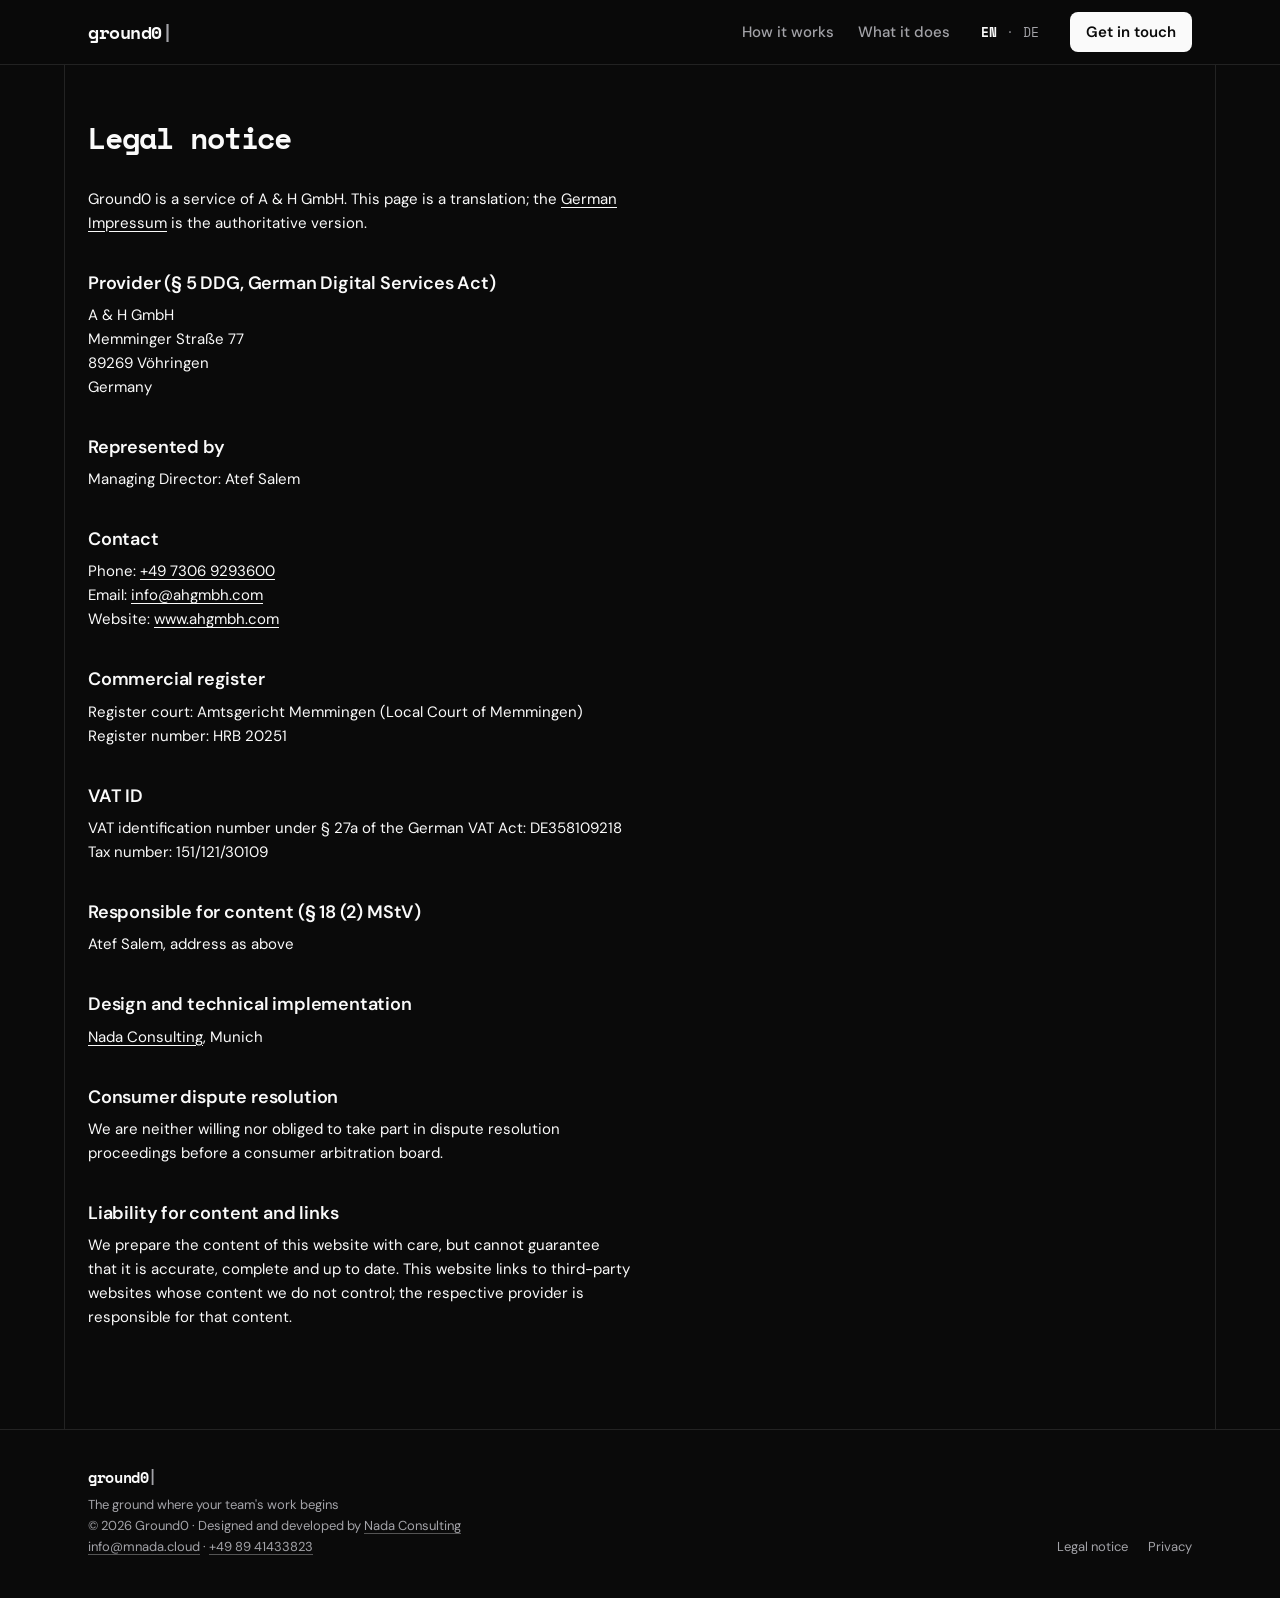
<file: legal-notice.html>
<!doctype html>
<html lang="en">
<head>
<meta charset="utf-8">
<meta name="viewport" content="width=device-width, initial-scale=1">
<title>Legal notice — Ground0</title>
<meta name="description" content="Legal notice (Impressum) of A &amp; H GmbH, the provider of Ground0.">
<link rel="canonical" href="https://ground0.io/legal-notice.html">
<link rel="alternate" hreflang="en" href="https://ground0.io/legal-notice.html">
<link rel="alternate" hreflang="de" href="https://ground0.io/de/impressum.html">
<link rel="alternate" hreflang="x-default" href="https://ground0.io/legal-notice.html">
<meta property="og:site_name" content="Ground0">
<meta property="og:locale" content="en_GB">
<meta property="og:locale:alternate" content="de_DE">
<meta property="og:title" content="Legal notice — Ground0">
<meta property="og:description" content="Legal notice (Impressum) of A &amp; H GmbH, the provider of Ground0.">
<meta property="og:type" content="website">
<meta property="og:url" content="https://ground0.io/legal-notice.html">
<meta property="og:image" content="https://ground0.io/og.png">
<meta property="og:image:width" content="1200">
<meta property="og:image:height" content="630">
<meta property="og:image:alt" content="ground0: A colleague who knows your business.">
<meta name="twitter:card" content="summary_large_image">
<meta name="color-scheme" content="dark">
<meta name="theme-color" content="#0a0a0a">
<link rel="preload" href="fonts/space-mono-700.woff2" as="font" type="font/woff2" crossorigin>
<link rel="preload" href="fonts/dm-sans-latin.woff2" as="font" type="font/woff2" crossorigin>
<link rel="icon" href="favicon.ico" sizes="48x48">
<link rel="icon" href="icon-192.png" type="image/png" sizes="192x192">
<link rel="apple-touch-icon" href="apple-touch-icon.png">
<link rel="stylesheet" href="styles.css?v=10081900">
</head>
<body>
<a class="skip" href="#main">Skip to content</a>
<header class="bar"><div class="wrap top">
  <a class="brand" href="index.html" aria-label="Ground0, home">ground0<i aria-hidden="true">|</i></a>
  <nav class="nav" aria-label="Main"><a class="nl" href="index.html#how">How it works</a><a class="nl" href="index.html#what">What it does</a><span class="langs" role="group" aria-label="Language"><b lang="en" aria-current="true">EN</b><i aria-hidden="true">·</i><a href="de/impressum.html" hreflang="de" lang="de" aria-label="Deutsch">DE</a></span><a class="cta" href="index.html#contact">Get in touch</a></nav>
</div></header>
<div class="wrap frame">
<main id="main" class="legal">
<h1>Legal notice</h1>
<p>Ground0 is a service of A&nbsp;&amp;&nbsp;H&nbsp;GmbH. This page is a translation; the <a href="de/impressum.html" hreflang="de">German Impressum</a> is the authoritative version.</p>
<h2>Provider (§ 5 DDG, German Digital Services Act)</h2>
<address>A&nbsp;&amp;&nbsp;H&nbsp;GmbH<br>Memminger Straße 77<br>89269 Vöhringen<br>Germany</address>
<h2>Represented by</h2>
<p>Managing Director: Atef Salem</p>
<h2>Contact</h2>
<p>Phone: <a href="tel:+4973069293600">+49 7306 9293600</a><br>Email: <a href="mailto:info@ahgmbh.com">info@ahgmbh.com</a><br>Website: <a href="https://www.ahgmbh.com">www.ahgmbh.com</a></p>
<h2>Commercial register</h2>
<p>Register court: Amtsgericht Memmingen (Local Court of Memmingen)<br>Register number: HRB 20251</p>
<h2>VAT ID</h2>
<p>VAT identification number under § 27a of the German VAT Act: DE358109218<br>Tax number: 151/121/30109</p>
<h2>Responsible for content (§ 18 (2) MStV)</h2>
<p>Atef Salem, address as above</p>
<h2>Design and technical implementation</h2>
<p><a href="https://mnada.cloud" rel="noopener">Nada Consulting</a>, Munich</p>
<h2>Consumer dispute resolution</h2>
<p>We are neither willing nor obliged to take part in dispute resolution proceedings before a consumer arbitration board.</p>
<h2>Liability for content and links</h2>
<p>We prepare the content of this website with care, but cannot guarantee that it is accurate, complete and up to date. This website links to third-party websites whose content we do not control; the respective provider is responsible for that content.</p>
</main>
</div>
<footer>
  <div class="wrap foot">
    <div><a class="brand" href="index.html" aria-label="Ground0, home">ground0<i aria-hidden="true">|</i></a>The ground where your team&#39;s work begins<br>© 2026 Ground0 · Designed and developed by <a href="https://mnada.cloud" rel="noopener">Nada Consulting</a><br><a href="mailto:info@mnada.cloud">info@mnada.cloud</a> · <a href="tel:+498941433823">+49 89 41433823</a></div>
    <nav aria-label="Legal"><a href="legal-notice.html">Legal notice</a><a href="privacy.html">Privacy</a></nav>
  </div>
</footer>
</body>
</html>
</file>
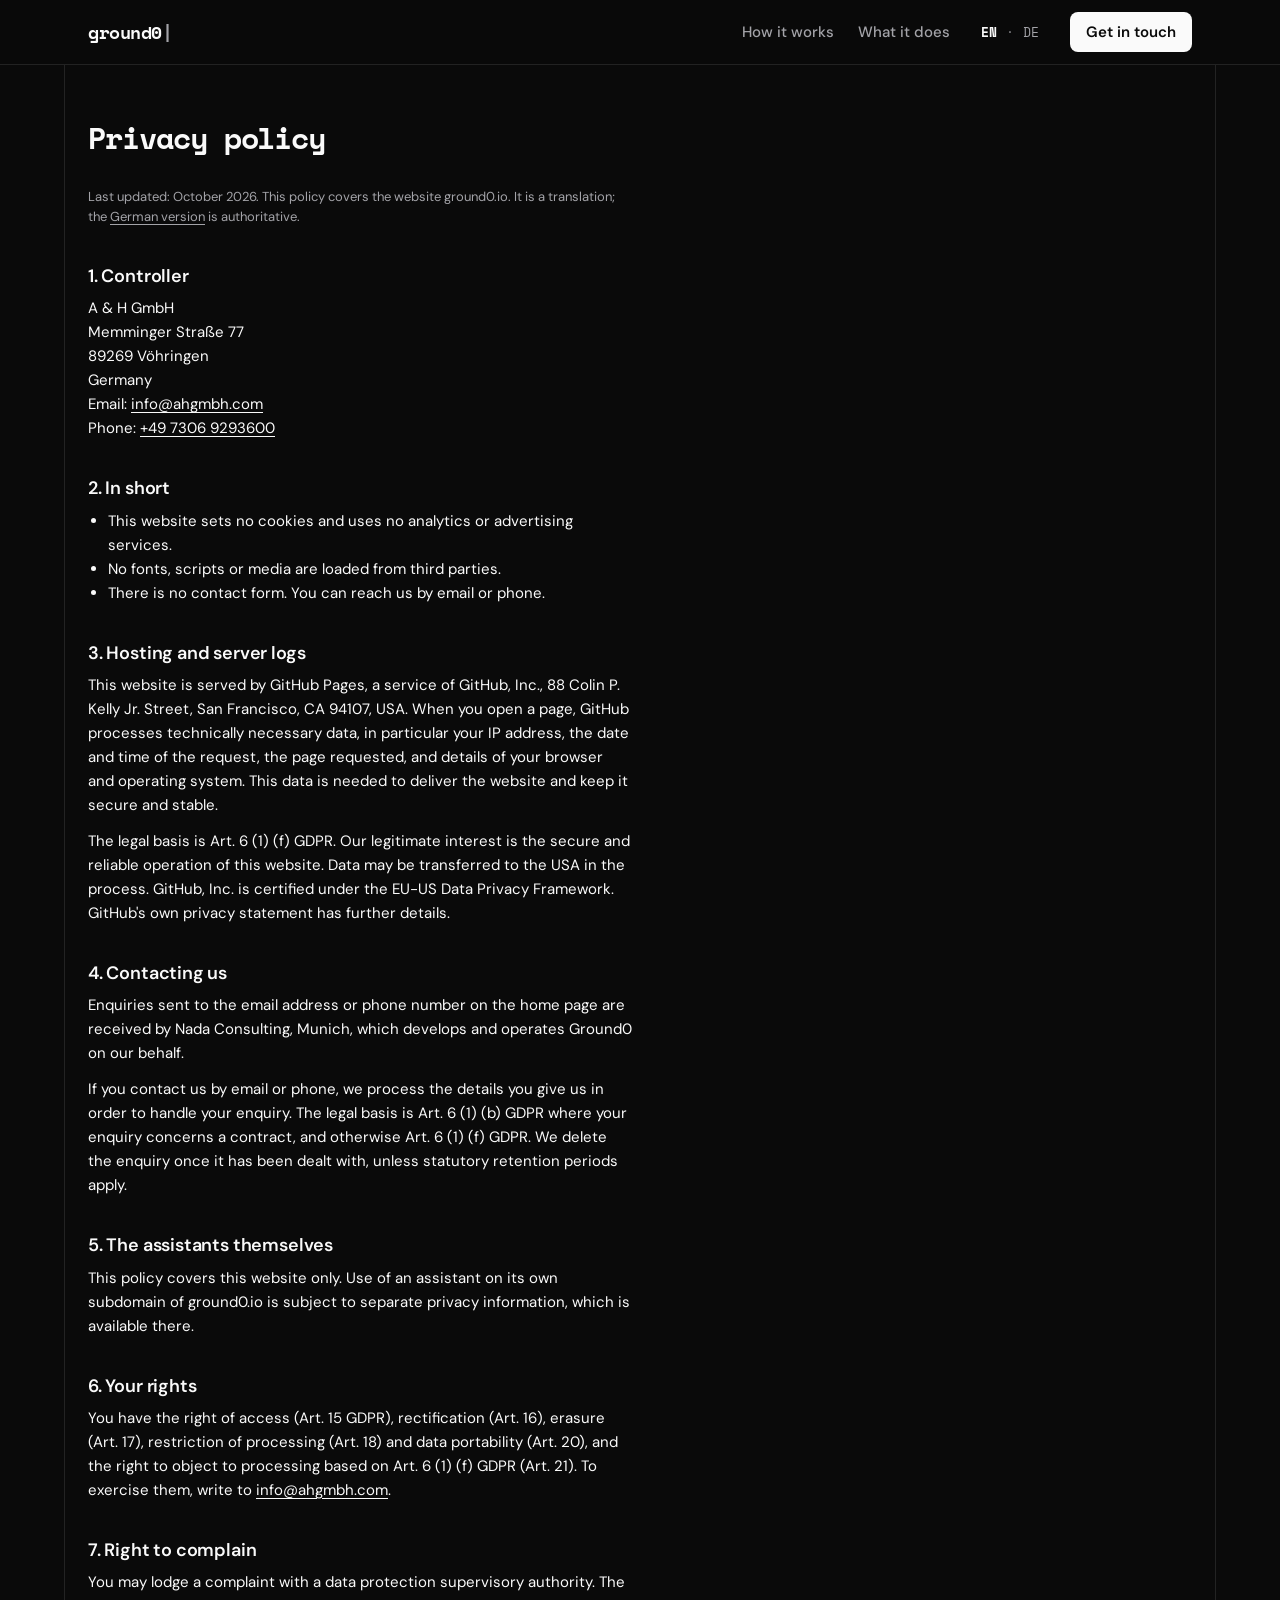
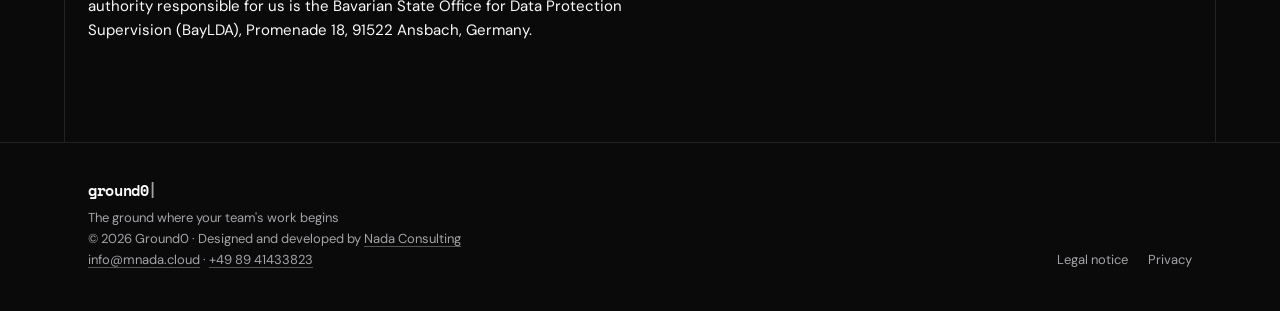
<file: privacy.html>
<!doctype html>
<html lang="en">
<head>
<meta charset="utf-8">
<meta name="viewport" content="width=device-width, initial-scale=1">
<title>Privacy policy — Ground0</title>
<meta name="description" content="Privacy policy for the website ground0.io.">
<link rel="canonical" href="https://ground0.io/privacy.html">
<link rel="alternate" hreflang="en" href="https://ground0.io/privacy.html">
<link rel="alternate" hreflang="de" href="https://ground0.io/de/datenschutz.html">
<link rel="alternate" hreflang="x-default" href="https://ground0.io/privacy.html">
<meta property="og:site_name" content="Ground0">
<meta property="og:locale" content="en_GB">
<meta property="og:locale:alternate" content="de_DE">
<meta property="og:title" content="Privacy policy — Ground0">
<meta property="og:description" content="Privacy policy for the website ground0.io.">
<meta property="og:type" content="website">
<meta property="og:url" content="https://ground0.io/privacy.html">
<meta property="og:image" content="https://ground0.io/og.png">
<meta property="og:image:width" content="1200">
<meta property="og:image:height" content="630">
<meta property="og:image:alt" content="ground0: A colleague who knows your business.">
<meta name="twitter:card" content="summary_large_image">
<meta name="color-scheme" content="dark">
<meta name="theme-color" content="#0a0a0a">
<link rel="preload" href="fonts/space-mono-700.woff2" as="font" type="font/woff2" crossorigin>
<link rel="preload" href="fonts/dm-sans-latin.woff2" as="font" type="font/woff2" crossorigin>
<link rel="icon" href="favicon.ico" sizes="48x48">
<link rel="icon" href="icon-192.png" type="image/png" sizes="192x192">
<link rel="apple-touch-icon" href="apple-touch-icon.png">
<link rel="stylesheet" href="styles.css?v=10081900">
</head>
<body>
<a class="skip" href="#main">Skip to content</a>
<header class="bar"><div class="wrap top">
  <a class="brand" href="index.html" aria-label="Ground0, home">ground0<i aria-hidden="true">|</i></a>
  <nav class="nav" aria-label="Main"><a class="nl" href="index.html#how">How it works</a><a class="nl" href="index.html#what">What it does</a><span class="langs" role="group" aria-label="Language"><b lang="en" aria-current="true">EN</b><i aria-hidden="true">·</i><a href="de/datenschutz.html" hreflang="de" lang="de" aria-label="Deutsch">DE</a></span><a class="cta" href="index.html#contact">Get in touch</a></nav>
</div></header>
<div class="wrap frame">
<main id="main" class="legal">
<h1>Privacy policy</h1>
<p class="muted">Last updated: October 2026. This policy covers the website ground0.io. It is a translation; the <a href="de/datenschutz.html" hreflang="de">German version</a> is authoritative.</p>
<h2>1. Controller</h2>
<address>A&nbsp;&amp;&nbsp;H&nbsp;GmbH<br>Memminger Straße 77<br>89269 Vöhringen<br>Germany</address>
<p>Email: <a href="mailto:info@ahgmbh.com">info@ahgmbh.com</a><br>Phone: <a href="tel:+4973069293600">+49 7306 9293600</a></p>
<h2>2. In short</h2>
<ul>
<li>This website sets no cookies and uses no analytics or advertising services.</li>
<li>No fonts, scripts or media are loaded from third parties.</li>
<li>There is no contact form. You can reach us by email or phone.</li>
</ul>
<h2>3. Hosting and server logs</h2>
<p>This website is served by GitHub Pages, a service of GitHub, Inc., 88 Colin P. Kelly Jr. Street, San Francisco, CA 94107, USA. When you open a page, GitHub processes technically necessary data, in particular your IP address, the date and time of the request, the page requested, and details of your browser and operating system. This data is needed to deliver the website and keep it secure and stable.</p>
<p>The legal basis is Art. 6 (1) (f) GDPR. Our legitimate interest is the secure and reliable operation of this website. Data may be transferred to the USA in the process. GitHub, Inc. is certified under the EU-US Data Privacy Framework. GitHub's own privacy statement has further details.</p>
<h2>4. Contacting us</h2>
<p>Enquiries sent to the email address or phone number on the home page are received by Nada Consulting, Munich, which develops and operates Ground0 on our behalf.</p>
<p>If you contact us by email or phone, we process the details you give us in order to handle your enquiry. The legal basis is Art. 6 (1) (b) GDPR where your enquiry concerns a contract, and otherwise Art. 6 (1) (f) GDPR. We delete the enquiry once it has been dealt with, unless statutory retention periods apply.</p>
<h2>5. The assistants themselves</h2>
<p>This policy covers this website only. Use of an assistant on its own subdomain of ground0.io is subject to separate privacy information, which is available there.</p>
<h2>6. Your rights</h2>
<p>You have the right of access (Art. 15 GDPR), rectification (Art. 16), erasure (Art. 17), restriction of processing (Art. 18) and data portability (Art. 20), and the right to object to processing based on Art. 6 (1) (f) GDPR (Art. 21). To exercise them, write to <a href="mailto:info@ahgmbh.com">info@ahgmbh.com</a>.</p>
<h2>7. Right to complain</h2>
<p>You may lodge a complaint with a data protection supervisory authority. The authority responsible for us is the Bavarian State Office for Data Protection Supervision (BayLDA), Promenade 18, 91522 Ansbach, Germany.</p>
</main>
</div>
<footer>
  <div class="wrap foot">
    <div><a class="brand" href="index.html" aria-label="Ground0, home">ground0<i aria-hidden="true">|</i></a>The ground where your team&#39;s work begins<br>© 2026 Ground0 · Designed and developed by <a href="https://mnada.cloud" rel="noopener">Nada Consulting</a><br><a href="mailto:info@mnada.cloud">info@mnada.cloud</a> · <a href="tel:+498941433823">+49 89 41433823</a></div>
    <nav aria-label="Legal"><a href="legal-notice.html">Legal notice</a><a href="privacy.html">Privacy</a></nav>
  </div>
</footer>
</body>
</html>
</file>
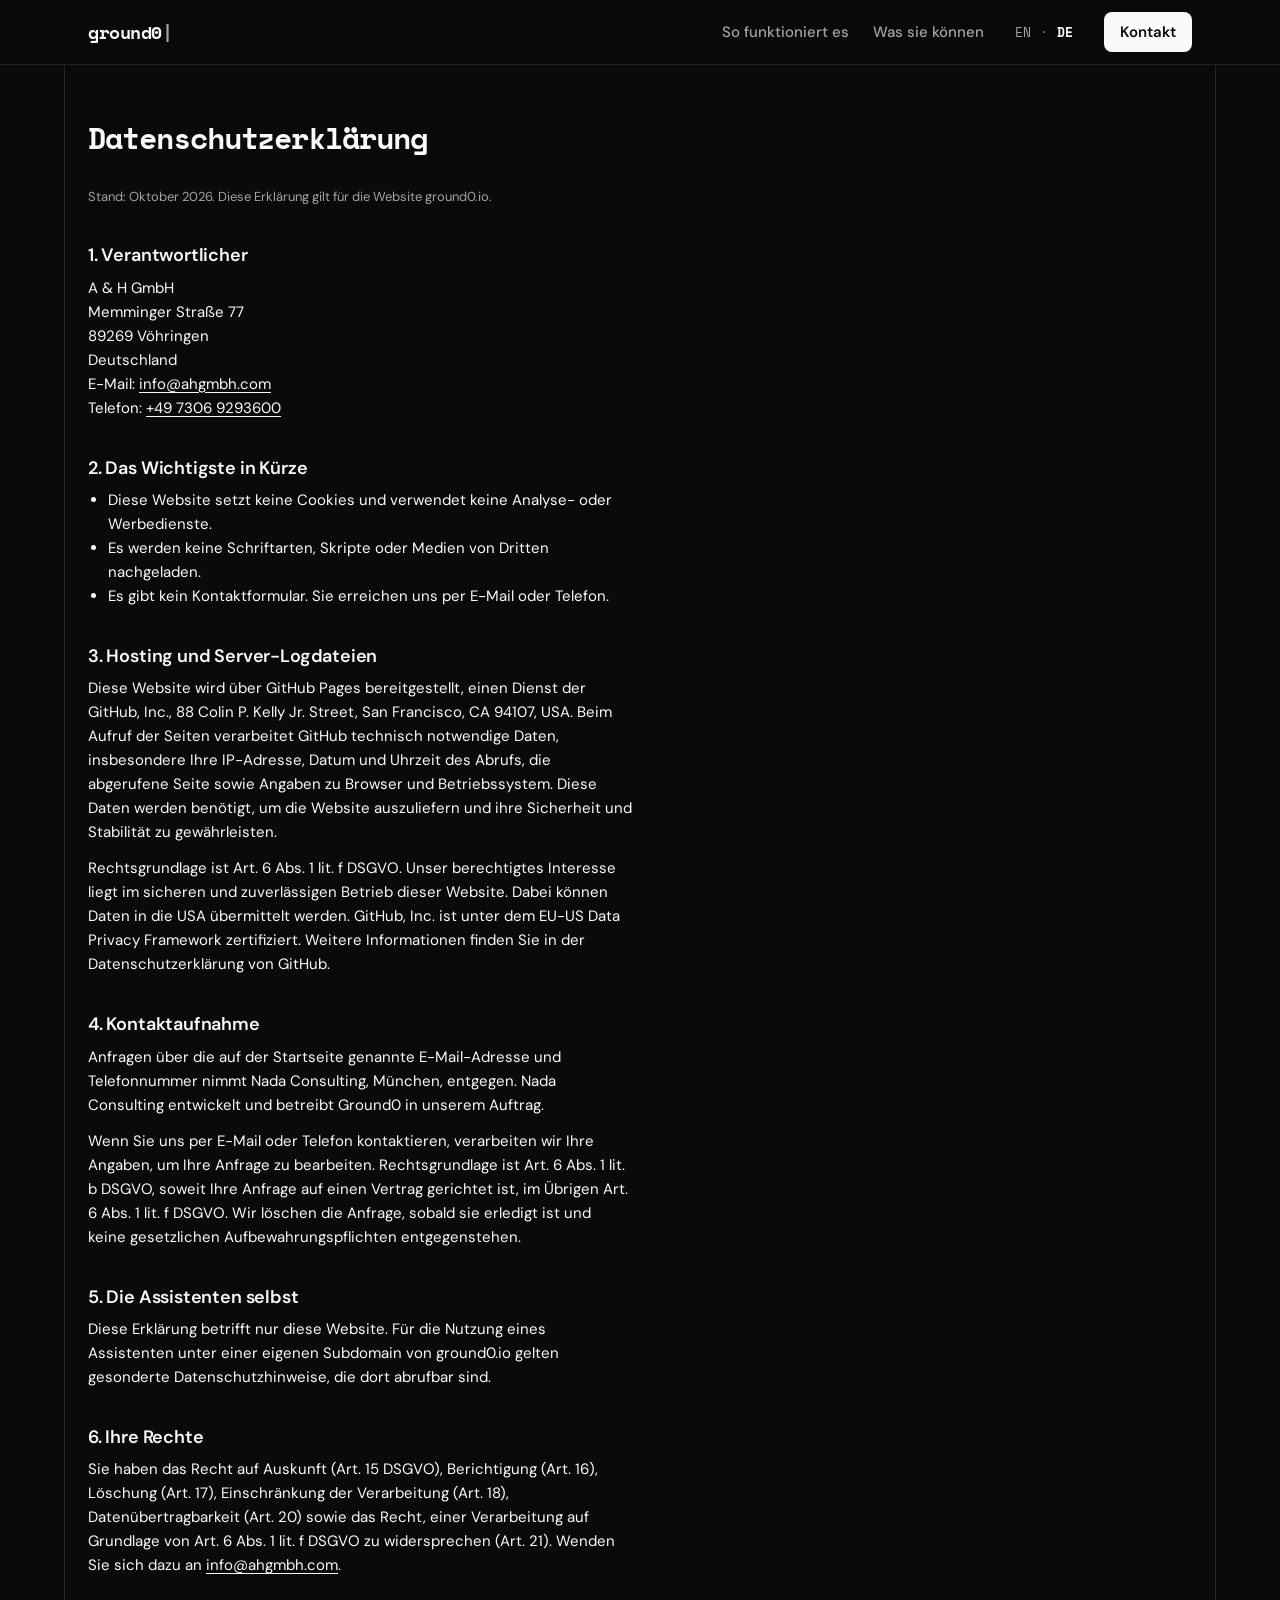
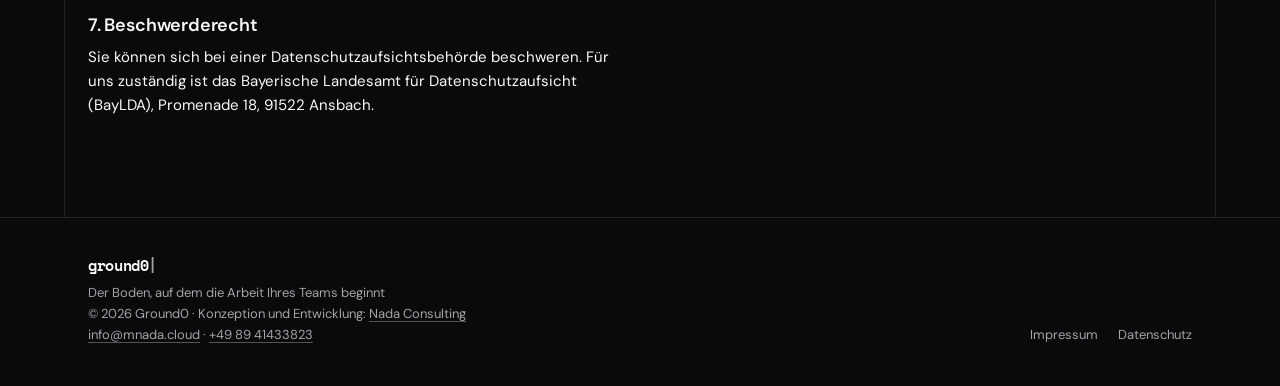
<file: de/datenschutz.html>
<!doctype html>
<html lang="de">
<head>
<meta charset="utf-8">
<meta name="viewport" content="width=device-width, initial-scale=1">
<title>Datenschutzerklärung — Ground0</title>
<meta name="description" content="Datenschutzerklärung für die Website ground0.io.">
<link rel="canonical" href="https://ground0.io/de/datenschutz.html">
<link rel="alternate" hreflang="en" href="https://ground0.io/privacy.html">
<link rel="alternate" hreflang="de" href="https://ground0.io/de/datenschutz.html">
<link rel="alternate" hreflang="x-default" href="https://ground0.io/privacy.html">
<meta property="og:site_name" content="Ground0">
<meta property="og:locale" content="de_DE">
<meta property="og:locale:alternate" content="en_GB">
<meta property="og:title" content="Datenschutzerklärung — Ground0">
<meta property="og:description" content="Datenschutzerklärung für die Website ground0.io.">
<meta property="og:type" content="website">
<meta property="og:url" content="https://ground0.io/de/datenschutz.html">
<meta property="og:image" content="https://ground0.io/og-de.png">
<meta property="og:image:width" content="1200">
<meta property="og:image:height" content="630">
<meta property="og:image:alt" content="ground0: Ein Kollege, der Ihr Geschäft kennt.">
<meta name="twitter:card" content="summary_large_image">
<meta name="color-scheme" content="dark">
<meta name="theme-color" content="#0a0a0a">
<link rel="preload" href="../fonts/space-mono-700.woff2" as="font" type="font/woff2" crossorigin>
<link rel="preload" href="../fonts/dm-sans-latin.woff2" as="font" type="font/woff2" crossorigin>
<link rel="icon" href="../favicon.ico" sizes="48x48">
<link rel="icon" href="../icon-192.png" type="image/png" sizes="192x192">
<link rel="apple-touch-icon" href="../apple-touch-icon.png">
<link rel="stylesheet" href="../styles.css?v=10081900">
</head>
<body>
<a class="skip" href="#main">Zum Inhalt springen</a>
<header class="bar"><div class="wrap top">
  <a class="brand" href="index.html" aria-label="Ground0, Startseite">ground0<i aria-hidden="true">|</i></a>
  <nav class="nav" aria-label="Hauptnavigation"><a class="nl" href="index.html#how">So funktioniert es</a><a class="nl" href="index.html#what">Was sie können</a><span class="langs" role="group" aria-label="Sprache"><a href="../privacy.html" hreflang="en" lang="en" aria-label="English">EN</a><i aria-hidden="true">·</i><b lang="de" aria-current="true">DE</b></span><a class="cta" href="index.html#contact">Kontakt</a></nav>
</div></header>
<div class="wrap frame">
<main id="main" class="legal">
<h1>Datenschutz&shy;erklärung</h1>
<p class="muted">Stand: Oktober 2026. Diese Erklärung gilt für die Website ground0.io.</p>
<h2>1. Verantwortlicher</h2>
<address>A&nbsp;&amp;&nbsp;H&nbsp;GmbH<br>Memminger Straße 77<br>89269 Vöhringen<br>Deutschland</address>
<p>E-Mail: <a href="mailto:info@ahgmbh.com">info@ahgmbh.com</a><br>Telefon: <a href="tel:+4973069293600">+49 7306 9293600</a></p>
<h2>2. Das Wichtigste in Kürze</h2>
<ul>
<li>Diese Website setzt keine Cookies und verwendet keine Analyse- oder Werbedienste.</li>
<li>Es werden keine Schriftarten, Skripte oder Medien von Dritten nachgeladen.</li>
<li>Es gibt kein Kontaktformular. Sie erreichen uns per E-Mail oder Telefon.</li>
</ul>
<h2>3. Hosting und Server-Logdateien</h2>
<p>Diese Website wird über GitHub Pages bereitgestellt, einen Dienst der GitHub, Inc., 88 Colin P. Kelly Jr. Street, San Francisco, CA 94107, USA. Beim Aufruf der Seiten verarbeitet GitHub technisch notwendige Daten, insbesondere Ihre IP-Adresse, Datum und Uhrzeit des Abrufs, die abgerufene Seite sowie Angaben zu Browser und Betriebssystem. Diese Daten werden benötigt, um die Website auszuliefern und ihre Sicherheit und Stabilität zu gewährleisten.</p>
<p>Rechtsgrundlage ist Art. 6 Abs. 1 lit. f DSGVO. Unser berechtigtes Interesse liegt im sicheren und zuverlässigen Betrieb dieser Website. Dabei können Daten in die USA übermittelt werden. GitHub, Inc. ist unter dem EU-US Data Privacy Framework zertifiziert. Weitere Informationen finden Sie in der Datenschutzerklärung von GitHub.</p>
<h2>4. Kontaktaufnahme</h2>
<p>Anfragen über die auf der Startseite genannte E-Mail-Adresse und Telefonnummer nimmt Nada Consulting, München, entgegen. Nada Consulting entwickelt und betreibt Ground0 in unserem Auftrag.</p>
<p>Wenn Sie uns per E-Mail oder Telefon kontaktieren, verarbeiten wir Ihre Angaben, um Ihre Anfrage zu bearbeiten. Rechtsgrundlage ist Art. 6 Abs. 1 lit. b DSGVO, soweit Ihre Anfrage auf einen Vertrag gerichtet ist, im Übrigen Art. 6 Abs. 1 lit. f DSGVO. Wir löschen die Anfrage, sobald sie erledigt ist und keine gesetzlichen Aufbewahrungspflichten entgegenstehen.</p>
<h2>5. Die Assistenten selbst</h2>
<p>Diese Erklärung betrifft nur diese Website. Für die Nutzung eines Assistenten unter einer eigenen Subdomain von ground0.io gelten gesonderte Datenschutzhinweise, die dort abrufbar sind.</p>
<h2>6. Ihre Rechte</h2>
<p>Sie haben das Recht auf Auskunft (Art. 15 DSGVO), Berichtigung (Art. 16), Löschung (Art. 17), Einschränkung der Verarbeitung (Art. 18), Datenübertragbarkeit (Art. 20) sowie das Recht, einer Verarbeitung auf Grundlage von Art. 6 Abs. 1 lit. f DSGVO zu widersprechen (Art. 21). Wenden Sie sich dazu an <a href="mailto:info@ahgmbh.com">info@ahgmbh.com</a>.</p>
<h2>7. Beschwerderecht</h2>
<p>Sie können sich bei einer Datenschutzaufsichtsbehörde beschweren. Für uns zuständig ist das Bayerische Landesamt für Datenschutzaufsicht (BayLDA), Promenade 18, 91522 Ansbach.</p>
</main>
</div>
<footer>
  <div class="wrap foot">
    <div><a class="brand" href="index.html" aria-label="Ground0, Startseite">ground0<i aria-hidden="true">|</i></a>Der Boden, auf dem die Arbeit Ihres Teams beginnt<br>© 2026 Ground0 · Konzeption und Entwicklung: <a href="https://mnada.cloud" rel="noopener">Nada Consulting</a><br><a href="mailto:info@mnada.cloud">info@mnada.cloud</a> · <a href="tel:+498941433823">+49 89 41433823</a></div>
    <nav aria-label="Rechtliches"><a href="impressum.html">Impressum</a><a href="datenschutz.html">Datenschutz</a></nav>
  </div>
</footer>
</body>
</html>
</file>
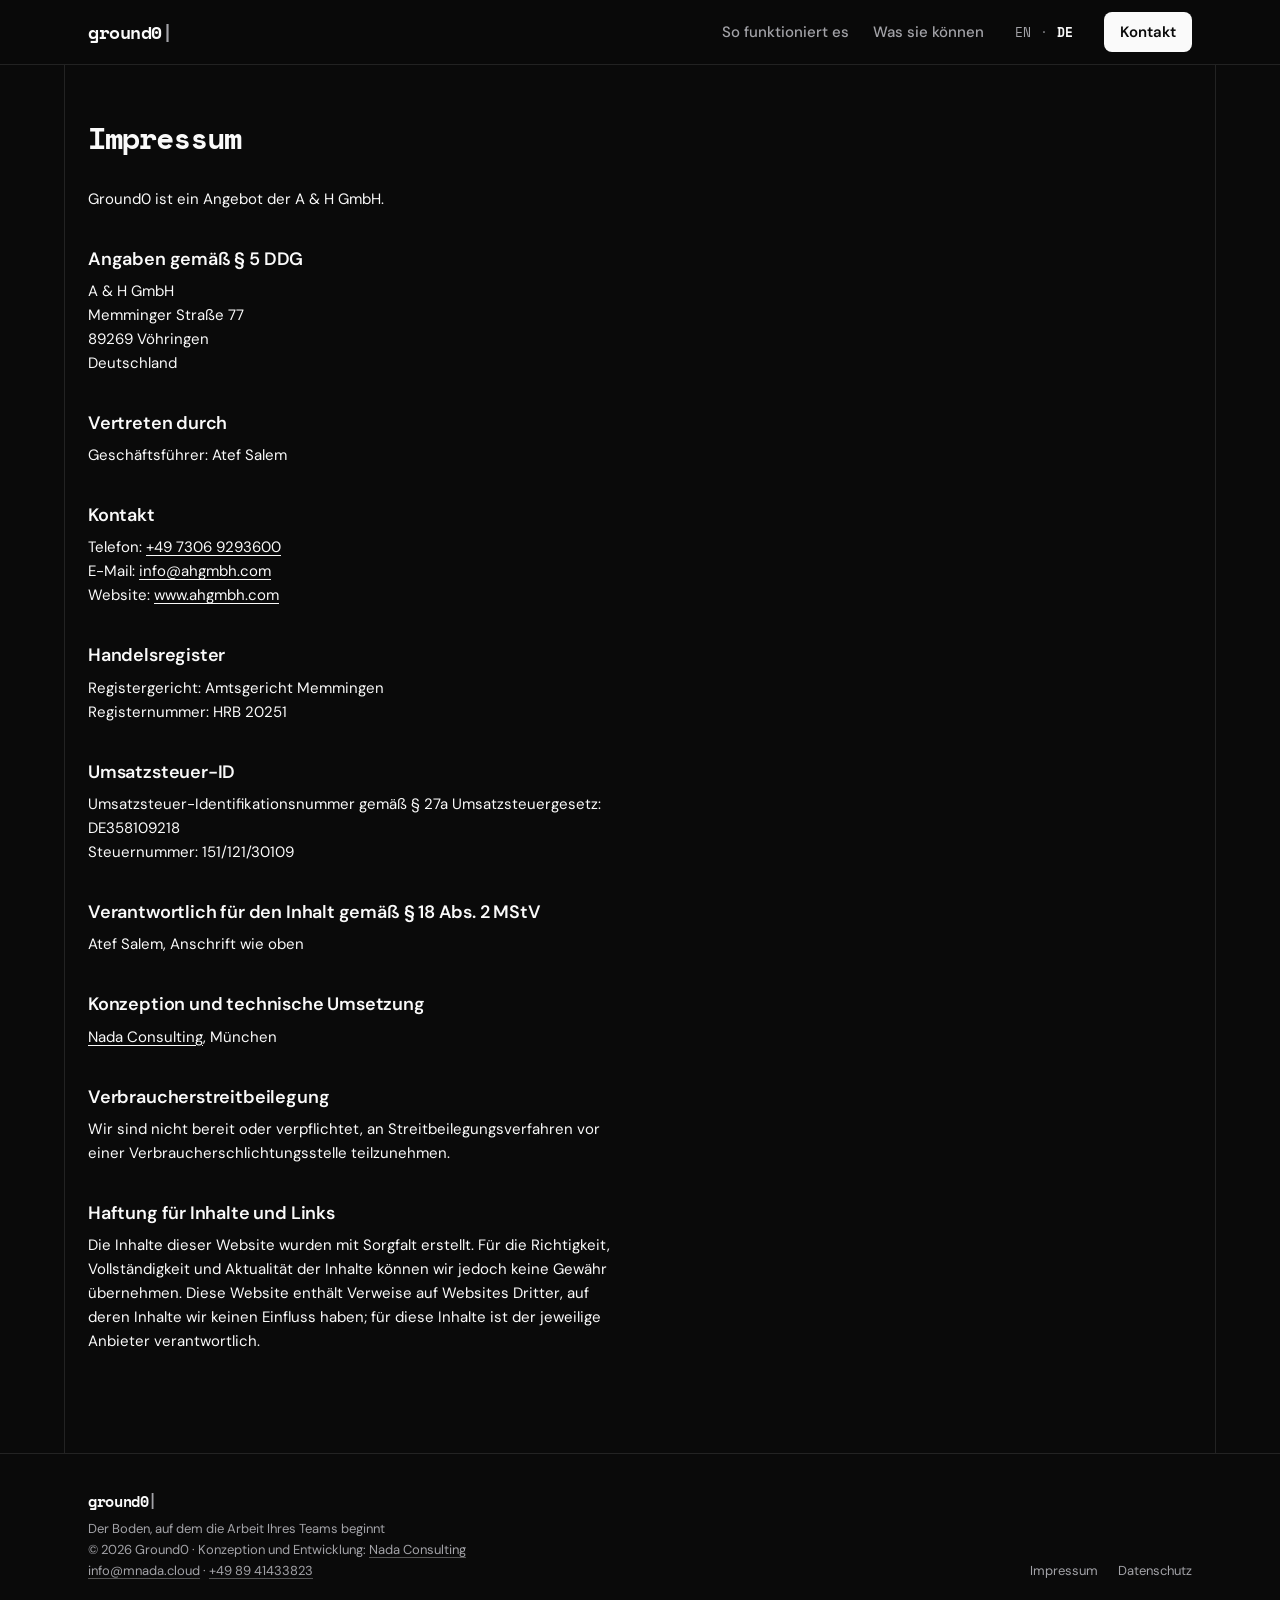
<file: de/impressum.html>
<!doctype html>
<html lang="de">
<head>
<meta charset="utf-8">
<meta name="viewport" content="width=device-width, initial-scale=1">
<title>Impressum — Ground0</title>
<meta name="description" content="Impressum der A &amp; H GmbH, Anbieterin von Ground0.">
<link rel="canonical" href="https://ground0.io/de/impressum.html">
<link rel="alternate" hreflang="en" href="https://ground0.io/legal-notice.html">
<link rel="alternate" hreflang="de" href="https://ground0.io/de/impressum.html">
<link rel="alternate" hreflang="x-default" href="https://ground0.io/legal-notice.html">
<meta property="og:site_name" content="Ground0">
<meta property="og:locale" content="de_DE">
<meta property="og:locale:alternate" content="en_GB">
<meta property="og:title" content="Impressum — Ground0">
<meta property="og:description" content="Impressum der A &amp; H GmbH, Anbieterin von Ground0.">
<meta property="og:type" content="website">
<meta property="og:url" content="https://ground0.io/de/impressum.html">
<meta property="og:image" content="https://ground0.io/og-de.png">
<meta property="og:image:width" content="1200">
<meta property="og:image:height" content="630">
<meta property="og:image:alt" content="ground0: Ein Kollege, der Ihr Geschäft kennt.">
<meta name="twitter:card" content="summary_large_image">
<meta name="color-scheme" content="dark">
<meta name="theme-color" content="#0a0a0a">
<link rel="preload" href="../fonts/space-mono-700.woff2" as="font" type="font/woff2" crossorigin>
<link rel="preload" href="../fonts/dm-sans-latin.woff2" as="font" type="font/woff2" crossorigin>
<link rel="icon" href="../favicon.ico" sizes="48x48">
<link rel="icon" href="../icon-192.png" type="image/png" sizes="192x192">
<link rel="apple-touch-icon" href="../apple-touch-icon.png">
<link rel="stylesheet" href="../styles.css?v=10081900">
</head>
<body>
<a class="skip" href="#main">Zum Inhalt springen</a>
<header class="bar"><div class="wrap top">
  <a class="brand" href="index.html" aria-label="Ground0, Startseite">ground0<i aria-hidden="true">|</i></a>
  <nav class="nav" aria-label="Hauptnavigation"><a class="nl" href="index.html#how">So funktioniert es</a><a class="nl" href="index.html#what">Was sie können</a><span class="langs" role="group" aria-label="Sprache"><a href="../legal-notice.html" hreflang="en" lang="en" aria-label="English">EN</a><i aria-hidden="true">·</i><b lang="de" aria-current="true">DE</b></span><a class="cta" href="index.html#contact">Kontakt</a></nav>
</div></header>
<div class="wrap frame">
<main id="main" class="legal">
<h1>Impressum</h1>
<p>Ground0 ist ein Angebot der A&nbsp;&amp;&nbsp;H&nbsp;GmbH.</p>
<h2>Angaben gemäß § 5 DDG</h2>
<address>A&nbsp;&amp;&nbsp;H&nbsp;GmbH<br>Memminger Straße 77<br>89269 Vöhringen<br>Deutschland</address>
<h2>Vertreten durch</h2>
<p>Geschäftsführer: Atef Salem</p>
<h2>Kontakt</h2>
<p>Telefon: <a href="tel:+4973069293600">+49 7306 9293600</a><br>E-Mail: <a href="mailto:info@ahgmbh.com">info@ahgmbh.com</a><br>Website: <a href="https://www.ahgmbh.com">www.ahgmbh.com</a></p>
<h2>Handelsregister</h2>
<p>Registergericht: Amtsgericht Memmingen<br>Registernummer: HRB 20251</p>
<h2>Umsatzsteuer-ID</h2>
<p>Umsatzsteuer-Identifikationsnummer gemäß § 27a Umsatzsteuergesetz: DE358109218<br>Steuernummer: 151/121/30109</p>
<h2>Verantwortlich für den Inhalt gemäß § 18 Abs. 2 MStV</h2>
<p>Atef Salem, Anschrift wie oben</p>
<h2>Konzeption und technische Umsetzung</h2>
<p><a href="https://mnada.cloud" rel="noopener">Nada Consulting</a>, München</p>
<h2>Verbraucherstreitbeilegung</h2>
<p>Wir sind nicht bereit oder verpflichtet, an Streitbeilegungsverfahren vor einer Verbraucherschlichtungsstelle teilzunehmen.</p>
<h2>Haftung für Inhalte und Links</h2>
<p>Die Inhalte dieser Website wurden mit Sorgfalt erstellt. Für die Richtigkeit, Vollständigkeit und Aktualität der Inhalte können wir jedoch keine Gewähr übernehmen. Diese Website enthält Verweise auf Websites Dritter, auf deren Inhalte wir keinen Einfluss haben; für diese Inhalte ist der jeweilige Anbieter verantwortlich.</p>
</main>
</div>
<footer>
  <div class="wrap foot">
    <div><a class="brand" href="index.html" aria-label="Ground0, Startseite">ground0<i aria-hidden="true">|</i></a>Der Boden, auf dem die Arbeit Ihres Teams beginnt<br>© 2026 Ground0 · Konzeption und Entwicklung: <a href="https://mnada.cloud" rel="noopener">Nada Consulting</a><br><a href="mailto:info@mnada.cloud">info@mnada.cloud</a> · <a href="tel:+498941433823">+49 89 41433823</a></div>
    <nav aria-label="Rechtliches"><a href="impressum.html">Impressum</a><a href="datenschutz.html">Datenschutz</a></nav>
  </div>
</footer>
</body>
</html>
</file>
<file: styles.css>
/* Ground0: black and white, no accent colour. Space Mono for the wordmark, headings and
   labels, DM Sans for everything else. Every font is hosted here; nothing is loaded from
   third parties. The only colour on the site is inside the two product windows of the hero. */
@font-face { font-family: "DM Sans"; src: url("fonts/dm-sans-latin.woff2") format("woff2"); font-weight: 100 1000; font-display: swap; }
@font-face { font-family: "Space Mono"; src: url("fonts/space-mono-400.woff2") format("woff2"); font-weight: 400; font-display: swap; }
@font-face { font-family: "Space Mono"; src: url("fonts/space-mono-700.woff2") format("woff2"); font-weight: 700; font-display: swap; }
/* One Arabic message in the hero uses this face; the unicode-range keeps the file from loading anywhere else. */
@font-face { font-family: "IBM Plex Sans Arabic"; src: url("fonts/ibm-plex-sans-arabic-400.woff2") format("woff2"); font-weight: 400; font-style: normal; font-display: swap; unicode-range: U+0600-06FF, U+0750-077F, U+0870-0891, U+0897-08E1, U+08E3-08FF, U+200C-200E, U+2010-2011, U+204F, U+2E41, U+FB50-FDFF, U+FE70-FE74, U+FE76-FEFC; }
/* Local stand-ins scaled to the same width, so lines do not re-wrap when the real fonts arrive. */
@font-face { font-family: "DM Sans fallback"; src: local("Arial"), local("Roboto"); font-weight: 100 450; size-adjust: 103%; }
@font-face { font-family: "DM Sans fallback"; src: local("Arial"), local("Roboto"); font-weight: 451 550; size-adjust: 105%; }
@font-face { font-family: "DM Sans fallback"; src: local("Arial Bold"), local("Arial-BoldMT"), local("Roboto Bold"); font-weight: 551 1000; size-adjust: 100%; }
@font-face { font-family: "Space Mono fallback"; src: local("Menlo"), local("Menlo Regular"), local("Courier New"), local("DejaVu Sans Mono"); font-weight: 400; size-adjust: 101.7%; }
@font-face { font-family: "Space Mono fallback"; src: local("Menlo Bold"), local("Menlo-Bold"), local("Courier New Bold"), local("DejaVu Sans Mono Bold"); font-weight: 700; size-adjust: 101.7%; }
:root {
  color-scheme: dark;
  --bg: #0a0a0a;
  --bg-rgb: 10 10 10;
  --fg: #fafafa;
  --fg-2: #a3a3a8;
  --fg-3: #8a8a8f;
  --rule: rgb(255 255 255 / 0.18);
  --line: rgb(255 255 255 / 0.1);
  --panel: #111112;
  --raise: #1c1c1e;
  --grid: rgb(255 255 255 / 0.135);
  --grid-major: rgb(255 255 255 / 0.095);
  --sans: "DM Sans", "DM Sans fallback", ui-sans-serif, system-ui, -apple-system, "Segoe UI", sans-serif;
  --mono: "Space Mono", "Space Mono fallback", ui-monospace, SFMono-Regular, Menlo, Consolas, monospace;
  /* six sizes for everything outside the hero */
  --t-xs: 12px;
  --t-s: 13px;
  --t-m: 15px;
  --t-l: 18px;
  --t-h2: clamp(24px, 2.6vw, 30px);
  --t-h1: clamp(30px, 4.6vw, 52px);
  --pad: clamp(16px, 4.1vw, 24px);
  --ease: cubic-bezier(0.2, 0.8, 0.2, 1);
}
*, *::before, *::after { box-sizing: border-box; }
html { -webkit-text-size-adjust: 100%; text-size-adjust: 100%; scroll-behavior: smooth; scroll-padding-top: 84px; }
body { margin: 0; background: var(--bg); color: var(--fg); font: 400 var(--t-m)/1.6 var(--sans); -webkit-font-smoothing: antialiased; }
a { color: inherit; text-underline-offset: 3px; }
:focus-visible { outline: 2px solid var(--fg); outline-offset: 3px; border-radius: 4px; }
svg.i { width: 16px; height: 16px; flex: none; fill: none; stroke: currentColor; stroke-width: 1.75; stroke-linecap: round; stroke-linejoin: round; }
.sprite { position: absolute; width: 0; height: 0; overflow: hidden; }
.wrap { max-width: 1152px; margin-inline: auto; padding-inline: var(--pad); }
.skip { position: absolute; left: 12px; top: -64px; z-index: 60; padding: 10px 14px; border-radius: 8px; background: var(--fg); color: var(--bg); font-weight: 600; text-decoration: none; }
.skip:focus { top: 12px; }

/* Header: wordmark, two section links, a quiet language toggle and the one filled button */
.bar { position: sticky; top: 0; z-index: 50; border-bottom: 1px solid var(--line); background: rgb(var(--bg-rgb) / 0.84); -webkit-backdrop-filter: blur(16px); backdrop-filter: blur(16px); }
.top { display: flex; align-items: center; justify-content: space-between; gap: 12px; height: 64px; }
.brand { font: 700 var(--t-l)/1 var(--mono); letter-spacing: -0.025em; color: var(--fg); text-decoration: none; white-space: nowrap; }
.brand i { font-style: normal; color: var(--fg-2); animation: blink 1s steps(1, end) infinite; }
@keyframes blink { 0%, 50% { opacity: 1; } 50.01%, 100% { opacity: 0; } }
.nav { display: flex; align-items: center; gap: 24px; font: 500 var(--t-m)/1 var(--sans); }
.nav a { color: var(--fg-2); text-decoration: none; transition: color 0.15s ease; }
.nav a:hover { color: var(--fg); }
.langs { display: inline-flex; align-items: center; gap: 2px; font: 400 var(--t-s)/1 var(--mono); color: var(--fg-3); }
.langs > * { display: inline-grid; place-items: center; min-width: 30px; height: 40px; }
.langs b { font-weight: 700; color: var(--fg); }
.langs i { min-width: 0; font-style: normal; }
.nav .cta { display: inline-flex; align-items: center; height: 40px; padding: 0 16px; border-radius: 8px; background: var(--fg); color: var(--bg); font-weight: 600; white-space: nowrap; transition: opacity 0.15s ease; }
.nav .cta:hover { color: var(--bg); opacity: 0.9; }
@media (max-width: 760px) { .nav { gap: 12px; } .nav .nl { display: none; } }

/* Sections sit inside the page frame: hairlines left and right on wide screens, a hairline between sections */
.frame { position: relative; --fp: var(--pad); }
@media (min-width: 1200px) { .frame { --fp: calc(var(--pad) - 1px); padding-inline: var(--fp); border-inline: 1px solid var(--line); } }
section { padding: 88px 0; }
.frame > section { margin-inline: calc(var(--fp) * -1); padding-inline: var(--fp); border-top: 1px solid var(--line); }
.field > .frame > section:first-child { border-top: 0; padding-top: 56px; }
.head { max-width: 44rem; margin-bottom: 44px; }
.head.calm { max-width: min(44rem, 100%); }
.kicker { margin: 0 0 16px; font: 400 var(--t-s)/1 var(--mono); color: var(--fg-2); }
.kicker::before { content: "$ "; }
h1, h2, h3 { margin: 0; font-family: var(--mono); font-weight: 700; text-wrap: balance; }
h1 { font-size: var(--t-h1); line-height: 1.12; letter-spacing: -0.035em; }
h2 { font-size: var(--t-h2); line-height: 1.22; letter-spacing: -0.03em; }
h3 { font-size: var(--t-l); line-height: 1.3; letter-spacing: -0.025em; }
.sub { max-width: 38rem; margin: 14px 0 0; font-size: var(--t-l); line-height: 1.55; color: var(--fg-2); text-wrap: pretty; }
.btn { display: inline-flex; align-items: center; justify-content: center; gap: 8px; min-height: 48px; padding: 0 22px; border: 1px solid var(--rule); border-radius: 8px; background: var(--bg); color: var(--fg); font: 500 var(--t-m)/1 var(--sans); text-decoration: none; white-space: nowrap; cursor: pointer; transition: border-color 0.15s ease, opacity 0.15s ease; }
.btn:hover { border-color: rgb(255 255 255 / 0.4); }
.btn.primary { border-color: var(--fg); background: var(--fg); color: var(--bg); font-weight: 600; }
.btn.primary:hover { opacity: 0.9; }

/* The engineered grid of the hero runs on behind the whole page, as one sheet: 48px cells, every fourth line
   a little stronger. Words never stand on it. Headings get a calm patch, text panels are solid, and the
   small examples are open windows onto it. Its lines fall on the edges of the page frame. */
.grid, .field > .frame::before { background-image: linear-gradient(to right, var(--grid-major) 1px, transparent 1px), linear-gradient(to bottom, var(--grid-major) 1px, transparent 1px), linear-gradient(to right, var(--grid) 1px, transparent 1px), linear-gradient(to bottom, var(--grid) 1px, transparent 1px); background-size: 192px 192px, 192px 192px, 48px 48px, 48px 48px; background-position: 8px 0; }
.field { overflow: hidden; }
.field > .frame { isolation: isolate; }
.field > .frame::before { content: ""; position: absolute; z-index: -1; top: 0; bottom: 0; left: -100vw; right: -100vw; background-position: 100vw 0; pointer-events: none; -webkit-mask-image: linear-gradient(to bottom, transparent 0, #000 150px, #000 calc(100% - 170px), transparent 100%); mask-image: linear-gradient(to bottom, transparent 0, #000 150px, #000 calc(100% - 170px), transparent 100%); }
/* on the home pages the grid line on each edge of the frame is its hairline */
@media (min-width: 1200px) { .field > .frame { --fp: var(--pad); border-inline: 0; } }

/* How it works: text on the left, a small example on the right */
.rows { border: 1px solid var(--line); border-radius: 12px; overflow: hidden; }
.row { display: grid; grid-template-columns: minmax(0, 0.82fr) minmax(0, 1.18fr); }
.row + .row { border-top: 1px solid var(--line); }
.row-text { padding: 44px 40px; background: var(--bg); }
.row-text p { margin: 14px 0 0; color: var(--fg-2); text-wrap: pretty; }
.row-text .fine { font-size: var(--t-s); color: var(--fg-3); }
.stage { position: relative; display: grid; grid-template-columns: minmax(0, 1fr); place-items: center; padding: 48px 40px 56px; border-left: 1px solid var(--line); }
@media (max-width: 900px) { .row { grid-template-columns: minmax(0, 1fr); } .row-text { padding: 28px 22px; } .stage { padding: 32px 16px 56px; border-left: 0; border-top: 1px solid var(--line); } }

/* A small example that plays once when it comes into view. Every step keeps its place from the start,
   so nothing below it moves while it plays. */
.demo { width: 100%; }
.flow { width: 100%; max-width: 440px; margin-inline: auto; display: grid; grid-template-columns: minmax(0, 1fr); gap: 28px; }
.addr { display: flex; align-items: center; gap: 10px; min-height: 46px; padding: 0 18px; border: 1px solid var(--rule); border-radius: 23px; background: var(--panel); font: 400 var(--t-s)/1.3 var(--mono); color: var(--fg); overflow-wrap: anywhere; }
.addr .i { width: 13px; height: 13px; color: var(--fg-3); }
.node { position: relative; display: flex; align-items: center; gap: 14px; padding: 14px 16px; border: 1px solid var(--rule); border-radius: 12px; background: var(--panel); }
.node::before { content: ""; position: absolute; left: 34px; top: -29px; width: 1px; height: 28px; background: var(--fg-2); transform-origin: top; }
.flow > :first-child::before { content: none; }
.node > div { flex: 1; min-width: 0; }
.node small { display: block; font: 400 var(--t-xs)/1.5 var(--mono); color: var(--fg-2); }
.node b { display: block; font: 500 var(--t-m)/1.4 var(--sans); }
/* a long word breaks at a syllable, with a hyphen, and only when it cannot fit on a line of its own */
.node small, .node b { overflow-wrap: break-word; -webkit-hyphens: auto; hyphens: auto; hyphenate-limit-chars: 12 5 5; }
.node .lit { -webkit-hyphens: manual; hyphens: manual; }
.ico { display: grid; place-items: center; flex: none; width: 38px; height: 38px; border-radius: 8px; background: var(--raise); color: var(--fg); }
.ico.inv { background: var(--fg); color: var(--bg); }
.ico .i { width: 18px; height: 18px; }
.badge { flex: none; padding: 5px 9px; border: 1px solid var(--fg); border-radius: 8px; font: 700 var(--t-xs)/1 var(--mono); font-style: normal; }
/* a step that waits for a person: on a narrow screen its Confirm goes below the words, so the words keep the full line */
@media (max-width: 520px) { .node.waits { flex-wrap: wrap; row-gap: 10px; } .node.waits > div { flex-basis: calc(100% - 52px); } .node.waits > .badge { margin-left: 52px; } }
/* running, then done */
.state { position: relative; display: grid; place-items: center; flex: none; width: 20px; height: 20px; border-radius: 50%; background: var(--fg); color: var(--bg); }
.state::after { content: ""; width: 9px; height: 5px; margin-top: -2px; border-left: 2px solid currentColor; border-bottom: 2px solid currentColor; transform: rotate(-45deg); }
.state.small { width: 16px; height: 16px; }
.state.small::after { width: 7px; height: 4px; border-width: 1.5px; }
/* two wordings in one place: the first while it runs, the second once it is done */
.sw { display: inline-grid; }
.sw > * { grid-area: 1 / 1; transition: opacity 0.3s ease; }
.sw > :first-child { opacity: 0; visibility: hidden; }
.replay { appearance: none; -webkit-appearance: none; position: absolute; right: 10px; bottom: 10px; display: none; align-items: center; gap: 6px; height: 32px; padding: 0 10px; border: 1px solid var(--rule); border-radius: 8px; background: var(--bg); color: var(--fg-2); font: 500 var(--t-s)/1 var(--sans); cursor: pointer; transition: color 0.15s ease, border-color 0.15s ease; }
.replay:hover { color: var(--fg); border-color: rgb(255 255 255 / 0.4); }
.replay .i { width: 13px; height: 13px; }

/* What the assistants do: a few cards, each with one small example */
.bento { display: grid; grid-template-columns: repeat(6, minmax(0, 1fr)); gap: 16px; }
.card { grid-column: span 2; grid-row: span 2; display: grid; grid-template-rows: subgrid; gap: 0; border: 1px solid var(--line); border-radius: 12px; overflow: hidden; }
.card.wide { grid-column: span 3; }
.shot { position: relative; display: grid; grid-template-columns: minmax(0, 1fr); align-content: center; min-height: 232px; padding: 22px 22px 54px; border-bottom: 1px solid var(--line); }
.card-text { padding: 20px 22px 24px; background: var(--bg); }
.card-text small { display: block; margin-bottom: 10px; font: 400 var(--t-xs)/1.3 var(--mono); color: var(--fg-3); }
.card-text p { margin: 8px 0 0; color: var(--fg-2); text-wrap: pretty; }
@media (max-width: 980px) { .card, .card.wide { grid-column: span 3; } .card:last-child { grid-column: span 6; } }
@media (max-width: 720px) { .card, .card.wide, .card:last-child { grid-column: span 6; } .shot { min-height: 0; } }
@media (max-width: 380px) { .shot { padding-inline: 12px; } }
/* a finger gets a full-size Replay, and the example keeps its distance from it */
@media (pointer: coarse) { .replay { height: 44px; padding: 0 14px; } .stage, .shot { padding-bottom: 68px; } }
.pane { display: grid; grid-template-columns: minmax(0, 1fr); gap: 10px; width: 100%; max-width: 420px; margin-inline: auto; padding: 14px; border: 1px solid var(--rule); border-radius: 12px; background: var(--panel); }
.pane p { margin: 0; }
.ask { justify-self: end; max-width: 92%; padding: 8px 13px; border-radius: 16px; background: var(--raise); }
.work { display: flex; align-items: flex-start; gap: 8px; font-size: var(--t-s); line-height: 1.4; color: var(--fg-2); }
.work b { font-weight: 500; color: var(--fg); }
.work .state { margin-top: 1px; }
.file { display: flex; align-items: center; gap: 10px; padding: 9px 12px; border: 1px solid var(--rule); border-radius: 10px; background: var(--bg); min-width: 0; }
.file .i { width: 18px; height: 18px; color: var(--fg-2); }
.file b { min-width: 0; font-weight: 500; overflow-wrap: break-word; }
.file span { margin-left: auto; padding-left: 8px; font-size: var(--t-s); color: var(--fg-3); white-space: nowrap; }
.file .state { margin-left: auto; }
/* a draft is dashed, a saved thing is solid */
.draft { border: 1.5px dashed rgb(255 255 255 / 0.42); border-radius: 12px; background: var(--bg); transition: border-color 0.3s ease; }
.draft-in { display: grid; gap: 4px; padding: 12px 14px; }
.draft .label { font: 400 var(--t-xs)/1.4 var(--mono); color: var(--fg-2); }
.draft b { font-weight: 600; }
.draft dl { display: grid; grid-template-columns: max-content minmax(0, 1fr); gap: 2px 12px; margin: 4px 0 0; font-size: var(--t-s); }
.draft dt { color: var(--fg-3); }
.draft dd { margin: 0; overflow-wrap: anywhere; }
.draft-ft { display: grid; min-height: 52px; padding: 9px 12px; border-top: 1px solid var(--line); }
.draft-ft > * { grid-area: 1 / 1; display: flex; align-items: center; justify-content: flex-end; gap: 8px; transition: opacity 0.3s ease; }
.draft-ft > :first-child { opacity: 0; visibility: hidden; }
.draft-ft > :last-child { justify-content: flex-start; font-size: var(--t-s); color: var(--fg-2); }
.draft-ft > :last-child b { font-weight: 500; color: var(--fg); }
.draft-ft > :last-child > span { text-wrap: balance; }
.key { display: inline-flex; align-items: center; height: 34px; padding: 0 13px; border: 1px solid var(--rule); border-radius: 8px; font: 500 var(--t-s)/1 var(--sans); transition: transform 0.14s ease, box-shadow 0.14s ease, opacity 0.3s ease; }
.key.go { border-color: var(--fg); background: var(--fg); color: var(--bg); }
.thumbs { display: flex; gap: 8px; }
.thumbs span { display: grid; place-items: center; flex: 1; max-width: 96px; aspect-ratio: 4 / 3; border: 1px solid var(--rule); border-radius: 8px; background: var(--raise); color: var(--fg-3); }
.thumbs .i { width: 20px; height: 20px; }
.call { display: flex; align-items: center; gap: 12px; }
.call > div { flex: 1; min-width: 0; }
.call small { display: block; font-size: var(--t-s); color: var(--fg-2); }
.call b { display: block; font-weight: 600; }
.bars { display: flex; align-items: center; gap: 3px; height: 38px; margin-top: 2px; }
.bars i { flex: 1; max-width: 5px; height: calc(var(--h) * 1%); border-radius: 2px; background: var(--fg); opacity: 0.85; transform-origin: center; }

/* Built the careful way: three statements on one strip */
.trio { display: grid; grid-template-columns: repeat(3, minmax(0, 1fr)); border: 1px solid var(--line); border-radius: 12px; background: var(--bg); }
.trio > div { padding: 28px 28px 30px; }
.trio > div + div { border-left: 1px solid var(--line); }
.trio .i { width: 20px; height: 20px; margin-bottom: 18px; color: var(--fg); }
.trio p { margin: 10px 0 0; color: var(--fg-2); text-wrap: pretty; }
@media (max-width: 900px) { .trio { grid-template-columns: minmax(0, 1fr); } .trio > div + div { border-left: 0; border-top: 1px solid var(--line); } }

/* Contact, and the 404 page: the grid again, with the ground line below */
.closing { position: relative; isolation: isolate; overflow: hidden; padding: 96px 0 196px; border-top: 1px solid var(--line); }
.ground { position: absolute; inset: 0; z-index: -1; pointer-events: none; }
.ground .grid { position: absolute; inset: 0 0 123px 0; -webkit-mask-image: linear-gradient(to bottom, transparent, #000 35%); mask-image: linear-gradient(to bottom, transparent, #000 35%); }
.floor { position: absolute; left: 0; right: 0; bottom: 0; height: 124px; overflow: hidden; -webkit-mask-image: linear-gradient(90deg, transparent, #000 15%, #000 85%, transparent); mask-image: linear-gradient(90deg, transparent, #000 15%, #000 85%, transparent); }
.floor svg { position: absolute; inset: 0; width: 100%; height: 100%; fill: none; stroke: var(--fg); stroke-width: 1; }
.floor line { vector-effect: non-scaling-stroke; stroke-opacity: 0.22; }
.floor line:first-child { stroke-opacity: 0.6; }
.floor::after { content: ""; position: absolute; inset: 0; background: linear-gradient(to bottom, transparent 45%, var(--bg) 100%); }
/* words on the grid stand on their own calm patch */
.calm { position: relative; isolation: isolate; width: fit-content; max-width: 100%; }
.calm::after { content: ""; position: absolute; z-index: -1; inset: -6px -8px; border-radius: 8px; background: rgb(var(--bg-rgb) / 0.97); box-shadow: 0 0 12px 4px rgb(var(--bg-rgb) / 0.97); pointer-events: none; }
.closing .sub { margin-top: 14px; }
.reach { display: flex; flex-wrap: wrap; align-items: center; gap: 12px; margin-top: 32px; }
.mail { display: inline-flex; align-items: center; min-height: 48px; padding: 0 6px 0 16px; gap: 8px; border: 1px solid var(--rule); border-radius: 8px; background: var(--bg); font: 400 var(--t-m)/1 var(--mono); }
.mail > span { user-select: all; -webkit-user-select: all; padding-right: 10px; }
@media (max-width: 359px) { .mail { padding-left: 12px; font-size: 14px; } .mail > span { padding-right: 6px; } }
.copy { appearance: none; -webkit-appearance: none; display: none; align-items: center; gap: 6px; height: 36px; padding: 0 10px; border: 0; border-radius: 6px; background: var(--raise); color: var(--fg); font: 500 var(--t-s)/1 var(--sans); cursor: pointer; user-select: none; -webkit-user-select: none; }
.js .copy { display: inline-flex; }
.copy .sw > :first-child { opacity: 1; visibility: visible; }
.copy .sw > :last-child, .copy.ok .sw > :first-child { opacity: 0; visibility: hidden; }
.copy.ok .sw > :last-child { opacity: 1; visibility: visible; }
.by { margin: 28px 0 0; font-size: var(--t-s); color: var(--fg-2); }

/* Footer */
footer { border-top: 1px solid var(--line); color: var(--fg-2); font-size: var(--t-s); }
.foot { display: flex; flex-wrap: wrap; align-items: flex-end; justify-content: space-between; gap: 20px 32px; padding-block: 40px; }
.foot .brand { display: block; width: fit-content; margin-bottom: 10px; font-size: var(--t-m); }
.foot .brand i { animation: none; }
.foot nav { display: flex; flex-wrap: wrap; gap: 0 20px; margin-block: -6px; }
.foot nav a { display: inline-flex; align-items: center; min-height: 32px; }
@media (pointer: coarse) { .foot nav { margin-block: -12px; } .foot nav a { min-height: 44px; } }
.foot a { text-decoration: none; transition: color 0.15s ease; }
.foot a:hover { color: var(--fg); }
.foot div a:not(.brand) { text-decoration: underline; text-decoration-color: rgb(255 255 255 / 0.3); }

/* Legal pages */
.legal { max-width: 34rem; padding-block: 56px 88px; }
.legal h1 { margin-bottom: 32px; font-size: var(--t-h2); }
.legal h2 { margin: 36px 0 8px; font: 600 var(--t-l)/1.35 var(--sans); letter-spacing: -0.01em; }
.legal p, .legal ul { margin: 0 0 12px; }
.legal ul { padding-left: 20px; }
.legal address { font-style: normal; }
.legal .muted { color: var(--fg-2); font-size: var(--t-s); }

/* 404 */
.lost { min-height: calc(100vh - 65px); min-height: calc(100svh - 65px); display: grid; align-items: center; border-top: 0; padding-top: 64px; }
.lost .ground .grid { -webkit-mask-image: none; mask-image: none; }
.lost > .wrap { width: 100%; }
.lost .sub { font-family: var(--mono); }

/* ── Motion ───────────────────────────────────────────────────────────────
   Only with scripts on and no reduced-motion preference (html.motion). Otherwise every block is
   in place and every example shows its finished state. Same rise and timing as the hero. */
.motion [data-reveal] { opacity: 0; transform: translate3d(0, 20px, 0); }
/* a block that holds keyboard focus is there at once */
.motion [data-reveal]:focus-within { opacity: 1; transform: none; }
.motion [data-reveal].in { opacity: 1; transform: none; transition: opacity 0.7s ease, transform 0.9s var(--ease); transition-delay: calc(var(--n, 0) * 80ms); }
/* Replay appears once its example has finished. Until then it is hidden for real (visibility), so the keyboard
   does not stop on a button nobody can see; a Replay that has keyboard focus stays while its example plays again. */
.motion .replay { display: inline-flex; opacity: 0; visibility: hidden; transition: opacity 0.3s ease, visibility 0s 0.3s, color 0.15s ease, border-color 0.15s ease; }
.motion .fin > .replay, .motion .replay:focus-visible { opacity: 1; visibility: visible; transition: opacity 0.3s ease, color 0.15s ease, border-color 0.15s ease; }
.motion [data-step] { transition: opacity 0.42s ease, transform 0.5s var(--ease); }
.motion [data-demo]:not(.fin) [data-step]:not(.on) { opacity: 0; transform: translate3d(0, 10px, 0); }
.motion .node::before { transition: transform 0.35s ease; }
.motion [data-demo]:not(.fin) .node:not(.on)::before { transform: scaleY(0); }
.motion [data-demo]:not(.fin) [data-done]:not(.done) .state { border: 2px solid var(--rule); border-top-color: var(--fg); background: none; }
/* they turn only while their step is on screen and running, never in an example nobody has scrolled to */
.motion [data-demo]:not(.fin) [data-done].on:not(.done) .state { animation: spin 0.8s linear infinite; }
.motion [data-demo]:not(.fin) [data-done]:not(.done) .state::after { content: none; }
@keyframes spin { to { transform: rotate(360deg); } }
.motion [data-demo]:not(.fin) [data-done]:not(.done) .sw > :first-child, .motion [data-demo]:not(.fin) .draft[data-done]:not(.done) .draft-ft > :first-child { opacity: 1; visibility: visible; }
.motion [data-demo]:not(.fin) [data-done]:not(.done) .sw > :last-child, .motion [data-demo]:not(.fin) .draft[data-done]:not(.done) .draft-ft > :last-child { opacity: 0; visibility: hidden; }
.draft.done, html:not(.motion) .draft, .fin .draft { border-style: solid; border-color: var(--rule); }
.key.pressed { transform: scale(0.94); box-shadow: 0 0 0 4px rgb(255 255 255 / 0.2); }
.motion [data-demo]:not(.fin) [data-done].on:not(.done) .bars i { animation: talk 0.9s ease-in-out infinite alternate; animation-delay: calc(var(--h) * -11ms); }
@keyframes talk { from { transform: scaleY(0.35); } to { transform: scaleY(1); } }
.rest { visibility: hidden; }
.typing::after { content: ""; display: inline-block; width: 1.5px; height: 1.1em; margin: 0 -2.5px 0 1px; vertical-align: -0.2em; background: currentColor; animation: blink 1s steps(1, end) infinite; }
@media (prefers-reduced-motion: reduce) { html { scroll-behavior: auto; } .brand i { animation: none; } }

/* ── The hero ─────────────────────────────────────────────────────────────
   Everything is scoped to .gzh; colours are tokens on the wrapper. The two product windows
   are the only colour on the site: each company's own, inside its own frame.
   Layout answers to the wrapper's own width (container queries), not the viewport:
   under 620px one column and stacked windows, from 620px the two windows side by side
   with a slight 3D pose, from 1000px headline left and windows right. */
.gzh, .gzh *, .gzh *::before, .gzh *::after { box-sizing: border-box; }
.gzh {
  /* Ground0's own surface: black and white, no accent */
  --gzh-bg: #0a0a0a;
  --gzh-bg-rgb: 10 10 10;
  --gzh-fg: #fafafa;
  --gzh-fg-2: #a3a3a8;
  --gzh-fg-3: #8a8a8f;
  --gzh-rule: rgb(255 255 255 / 0.18);
  --gzh-grid-minor: rgb(255 255 255 / 0.135);
  --gzh-grid-major: rgb(255 255 255 / 0.095);
  --gzh-grid-tick: rgb(255 255 255 / 0.42);
  --gzh-chrome: #19191b;
  --gzh-chrome-field: #0d0d0e;
  --gzh-chrome-dot: #3d3d41;
  --gzh-chrome-edge: rgb(255 255 255 / 0.2);
  --gzh-cell: 48px;
  --gzh-gx: 8px;
  --gzh-floor-h: clamp(88px, 11cqi, 124px);
  --gzh-thread-h: 326px;   /* tall enough to hold a request together with its draft card */
  /* the wrapper's own side gutter; a host that already pads the column can set this to 0px */
  --gzh-pad: clamp(16px, 4.1cqi, 24px);
  /* how much of the grid the calm patches behind the words take away */
  --gzh-calm: 0.97;
  --gzh-sans: "DM Sans", "IBM Plex Sans Arabic", "DM Sans fallback", system-ui, sans-serif;
  --gzh-arabic: "IBM Plex Sans Arabic", "DM Sans", "DM Sans fallback", system-ui, sans-serif;
  --gzh-mono: var(--mono);
  /* status dots, as in the app's light scheme */
  --gzh-ok: #0a7a45;
  --gzh-warn: #8f5600;
  --gzh-bad: #b42318;
  /* A&H GmbH's pack, light scheme: cream page, blue accent */
  --gzh-ah-page: #fffaf3; --gzh-ah-sidebar: #f9f1e7; --gzh-ah-raised: #fffefd; --gzh-ah-sunken: #f3ece1;
  --gzh-ah-hover: #ece4d9; --gzh-ah-line: #e5ddd1; --gzh-ah-field: #8f887f;
  --gzh-ah-text: #191511; --gzh-ah-text-2: #514c46; --gzh-ah-text-3: #68625b;
  --gzh-ah-accent-fill: #005ec4; --gzh-ah-accent-on: #ffffff; --gzh-ah-accent-text: #005ec4;
  --gzh-ah-accent-ring: #c2d5e8; --gzh-ah-accent-glint: #9ebfe1; --gzh-ah-glow: rgb(0 118 245 / 0.34);
  /* Lemon Spaces' pack, light scheme: ivory page, olive accent, the logo's gold */
  --gzh-ls-page: #fcfbf1; --gzh-ls-sidebar: #f5f3e6; --gzh-ls-raised: #fffffb; --gzh-ls-sunken: #efede0;
  --gzh-ls-hover: #e8e6d7; --gzh-ls-line: #e0dfcf; --gzh-ls-field: #8b8a7e;
  --gzh-ls-text: #171610; --gzh-ls-text-2: #4e4d45; --gzh-ls-text-3: #65645a;
  --gzh-ls-accent-fill: #56633a; --gzh-ls-accent-on: #ffffff; --gzh-ls-accent-text: #56633a;
  --gzh-ls-accent-ring: #d4d7c5; --gzh-ls-accent-glint: #bdc1ab; --gzh-ls-glow: rgb(233 200 104 / 0.2);
  --gzh-ls-gold: #eac867; --gzh-ls-charcoal: #271d1d;

  position: relative;
  display: block;
  width: 100%;
  overflow: hidden;
  isolation: isolate;
  container-type: inline-size;
  container-name: gzh;
  background: var(--gzh-bg);
  color: var(--gzh-fg);
  font: 400 16px/1.6 var(--gzh-sans);
  font-optical-sizing: auto;
  letter-spacing: normal;
  text-align: start;
  direction: ltr;
  -webkit-font-smoothing: antialiased;
  -webkit-text-size-adjust: 100%;
  text-size-adjust: 100%;
}
.gzh h1, .gzh p, .gzh dl, .gzh dt, .gzh dd { margin: 0; padding: 0; }
.gzh svg { display: block; flex: none; }
.gzh .gzh-i { width: 16px; height: 16px; fill: none; stroke: currentColor; stroke-width: 1.75; stroke-linecap: round; stroke-linejoin: round; }
.gzh .gzh-code { font: 400 12px/1 var(--gzh-mono); letter-spacing: -0.02em; direction: ltr; unicode-bidi: isolate; }

/* ── backdrop: engineered grid, signal canvas, ground line ───────────────── */
.gzh .gzh-bg { position: absolute; inset: 0; z-index: 0; overflow: hidden; pointer-events: none;
  background: radial-gradient(58% 46% at 72% 34%, rgb(255 255 255 / 0.05), transparent 72%); }
.gzh .gzh-grid { position: absolute; inset: 0 0 calc(var(--gzh-floor-h) - 1px) 0;
  background-image:
    linear-gradient(to right, var(--gzh-grid-major) 1px, transparent 1px),
    linear-gradient(to bottom, var(--gzh-grid-major) 1px, transparent 1px),
    linear-gradient(to right, var(--gzh-grid-minor) 1px, transparent 1px),
    linear-gradient(to bottom, var(--gzh-grid-minor) 1px, transparent 1px);
  background-size: calc(var(--gzh-cell) * 4) calc(var(--gzh-cell) * 4), calc(var(--gzh-cell) * 4) calc(var(--gzh-cell) * 4), var(--gzh-cell) var(--gzh-cell), var(--gzh-cell) var(--gzh-cell);
  background-position: var(--gzh-gx) 0;
  /* a soft radial fade: full strength around the windows, a little quieter towards the far corners, and a short
     fade at the side edges. The words get their calm from the patches behind them, not from dimming the whole side. */
  -webkit-mask-image: radial-gradient(ellipse 90% 100% at 60% 50%, #000 0, #000 62%, rgb(0 0 0 / 0.84) 100%), linear-gradient(90deg, transparent 0, #000 10px, #000 calc(100% - 10px), transparent 100%);
  mask-image: radial-gradient(ellipse 90% 100% at 60% 50%, #000 0, #000 62%, rgb(0 0 0 / 0.84) 100%), linear-gradient(90deg, transparent 0, #000 10px, #000 calc(100% - 10px), transparent 100%);
  -webkit-mask-composite: source-in; mask-composite: intersect; }
/* registration ticks where the major lines cross */
.gzh .gzh-grid::before, .gzh .gzh-grid::after { content: ""; position: absolute; inset: 0; }
.gzh .gzh-grid::before { background: linear-gradient(to right, var(--gzh-grid-tick) 1px, transparent 1px) var(--gzh-gx) 0 / calc(var(--gzh-cell) * 4) calc(var(--gzh-cell) * 4);
  -webkit-mask: linear-gradient(to bottom, #000 11px, transparent 11px) 0 calc(var(--gzh-cell) * 4 - 5px) / calc(var(--gzh-cell) * 4) calc(var(--gzh-cell) * 4);
  mask: linear-gradient(to bottom, #000 11px, transparent 11px) 0 calc(var(--gzh-cell) * 4 - 5px) / calc(var(--gzh-cell) * 4) calc(var(--gzh-cell) * 4); }
.gzh .gzh-grid::after { background: linear-gradient(to bottom, var(--gzh-grid-tick) 1px, transparent 1px) 0 0 / calc(var(--gzh-cell) * 4) calc(var(--gzh-cell) * 4);
  -webkit-mask: linear-gradient(to right, #000 11px, transparent 11px) calc(var(--gzh-gx) - 5px) 0 / calc(var(--gzh-cell) * 4) calc(var(--gzh-cell) * 4);
  mask: linear-gradient(to right, #000 11px, transparent 11px) calc(var(--gzh-gx) - 5px) 0 / calc(var(--gzh-cell) * 4) calc(var(--gzh-cell) * 4); }
.gzh .gzh-fx { position: absolute; inset: 0; width: 100%; height: 100%; }
.gzh .gzh-floor { position: absolute; left: 0; right: 0; bottom: 0; height: var(--gzh-floor-h); overflow: hidden;
  -webkit-mask-image: linear-gradient(90deg, transparent, #000 15%, #000 85%, transparent);
  mask-image: linear-gradient(90deg, transparent, #000 15%, #000 85%, transparent); }
.gzh .gzh-floor svg { position: absolute; inset: 0; width: 100%; height: 100%; fill: none; stroke: var(--gzh-fg); stroke-width: 1; }
.gzh .gzh-floor line { vector-effect: non-scaling-stroke; }
.gzh .gzh-floor .gzh-hz { stroke-opacity: 0.6; }
.gzh .gzh-floor .gzh-fl { stroke-opacity: 0.22; }
.gzh .gzh-floor::after { content: ""; position: absolute; inset: 0; background: linear-gradient(to bottom, transparent 45%, var(--gzh-bg) 100%); }
.gzh .gzh-scan { position: absolute; top: 0; left: 0; width: 240px; height: 2px; opacity: 0;
  background: linear-gradient(90deg, transparent, rgb(255 255 255 / 0.95) 55%, transparent); box-shadow: 0 0 14px 1px rgb(255 255 255 / 0.35); }
.gzh.gzh-live .gzh-scan { animation: gzh-scan 11s linear infinite; }
@keyframes gzh-scan { 0% { transform: translate3d(-240px, 0, 0); opacity: 1; } 62% { transform: translate3d(100cqi, 0, 0); opacity: 1; } 62.1%, 100% { transform: translate3d(100cqi, 0, 0); opacity: 0; } }

/* ── layout ──────────────────────────────────────────────────────────────── */
.gzh .gzh-in { position: relative; z-index: 1; display: grid; grid-template-columns: minmax(0, 1fr); row-gap: 40px;
  max-width: 1152px; margin-inline: auto;
  padding: clamp(28px, 5cqi, 52px) var(--gzh-pad) calc(var(--gzh-floor-h) + 30px); }
.gzh .gzh-copy { position: relative; isolation: isolate; min-width: 0; display: flex; flex-direction: column; align-items: flex-start;
  container-type: inline-size; container-name: gzh-copy; }
/* the calm patches: each block of words sits on its own nearly opaque patch, only as large as the block, so no
   grid line or registration tick shows through a word while the grid keeps its strength everywhere else.
   The canvas draws nothing over the text column either. */
.gzh .gzh-h1, .gzh .gzh-lead, .gzh .gzh-acts, .gzh .gzh-proof, .gzh .gzh-eg, .gzh .gzh-note { position: relative; }
.gzh .gzh-h1::after, .gzh .gzh-lead::after, .gzh .gzh-acts::after, .gzh .gzh-proof::after, .gzh .gzh-eg::after, .gzh .gzh-note::after {
  content: ""; position: absolute; z-index: -1; inset: -4px -2px; border-radius: 6px; pointer-events: none;
  background: rgb(var(--gzh-bg-rgb) / var(--gzh-calm)); box-shadow: 0 0 12px 4px rgb(var(--gzh-bg-rgb) / var(--gzh-calm)); }
@keyframes gzh-blink { 0%, 50% { opacity: 1; } 50.01%, 100% { opacity: 0; } }
.gzh .gzh-eyebrow { display: inline-block; font: 400 13px/1 var(--gzh-mono); color: var(--gzh-fg-2); border: 1px solid var(--gzh-rule); border-radius: 8px; padding: 8px 12px; margin-bottom: 22px; background: var(--gzh-bg); }
.gzh .gzh-h1 { font: 700 clamp(28px, max(min(12cqi, 32px), min(6.7cqi, 46px)), 46px)/1.12 var(--gzh-mono); letter-spacing: -0.035em; color: var(--gzh-fg); margin-bottom: 18px; text-wrap: balance; text-transform: none; text-align: start; }
.gzh .gzh-lead { font: 400 17px/1.6 var(--gzh-sans); color: var(--gzh-fg-2); max-width: 34em; margin-bottom: 28px; text-wrap: pretty; }
.gzh .gzh-acts { display: flex; flex-wrap: wrap; align-items: center; gap: 10px 22px; margin-bottom: 34px; }
.gzh .gzh-cta { display: inline-flex; align-items: center; justify-content: center; height: 48px; padding: 0 24px; border-radius: 8px; background: var(--gzh-fg); color: var(--gzh-bg); font: 600 15px/1 var(--gzh-sans); text-decoration: none; white-space: nowrap; transition: transform 0.15s ease, opacity 0.15s ease; }
.gzh .gzh-cta:hover { opacity: 0.9; }
.gzh .gzh-cta:active { transform: scale(0.98); }
.gzh .gzh-more { display: inline-flex; align-items: center; gap: 6px; min-height: 44px; color: var(--gzh-fg); font: 500 15px/1 var(--gzh-sans); text-decoration: underline; text-decoration-color: rgb(255 255 255 / 0.35); text-underline-offset: 5px; white-space: nowrap; }
.gzh .gzh-more:hover { text-decoration-color: var(--gzh-fg); }
.gzh .gzh-more .gzh-i { width: 15px; height: 15px; transition: transform 0.2s ease; }
.gzh .gzh-more:hover .gzh-i { transform: translateX(3px); }
.gzh .gzh-cta:focus-visible, .gzh .gzh-more:focus-visible, .gzh .gzh-replay:focus-visible, .gzh .gzh-pause:focus-visible { outline: 2px solid var(--gzh-fg); outline-offset: 3px; border-radius: 8px; }
.gzh .gzh-proof { display: flex; flex-direction: column; gap: 12px; }
.gzh .gzh-proof-l { font: 400 13px/18px var(--gzh-sans); color: var(--gzh-fg-3); }

/* a lockup: the company's mark, the assistant's name, the company's name */
.gzh .gzh-lockup { display: flex; align-items: center; gap: 10px; min-width: 0; }
.gzh .gzh-names { display: flex; flex-direction: column; min-width: 0; }
.gzh .gzh-assistant { font: 600 15px/20px var(--gzh-sans); letter-spacing: -0.01em; white-space: nowrap; }
.gzh .gzh-company { font: 400 12px/16px var(--gzh-sans); white-space: nowrap; }
.gzh .gzh-plate { display: grid; place-items: center; flex: none; height: 30px; padding: 0 5px; background: #fff; border-radius: 7px; box-shadow: inset 0 0 0 1px rgb(0 0 0 / 0.08); }
.gzh .gzh-proof .gzh-assistant { color: var(--gzh-fg); }
.gzh .gzh-proof .gzh-company { color: var(--gzh-fg-2); }

/* ── the roll: the assistants running today, as a strip that drifts past ─── */
/* The markup holds each company once, then a dashed open slot. As written here that is a still row of the
   companies, and that is what shows without scripts and with reduced motion. With scripts, a few lines in the page
   repeat the list (.gzh-roll-copy, hidden from assistive technology) and the rules further down turn the row into
   a moving strip. */
.gzh .gzh-roll { min-width: 0; border-radius: 8px; }
.gzh .gzh-roll:focus-visible { outline: 2px solid var(--gzh-fg); outline-offset: 5px; }
.gzh .gzh-roll-track { display: flex; flex-wrap: wrap; gap: 14px var(--gzh-roll-gap); --gzh-roll-gap: 30px; }
/* The open slot belongs to the moving strip only. In the still row it would wrap onto a second line and push the
   product windows down, right beside the hero's own open slot, which says the same. */
.gzh .gzh-roll-copy, .gzh .gzh-roll-track > .gzh-open { display: none; }
/* the open slot is quieter than the companies beside it and no wider: its address on two lines, as in the dashed
   window of the hero (the part a company chooses is the dimmer one) */
.gzh .gzh-proof .gzh-addr span { font: 400 13px/18px var(--gzh-mono); letter-spacing: -0.02em; white-space: nowrap; color: var(--gzh-fg-2); }
.gzh .gzh-proof .gzh-addr span:first-child { color: var(--gzh-fg-3); }
@media (prefers-reduced-motion: no-preference) {
  .gzh.gzh-js .gzh-proof { align-self: stretch; }
  /* entries appear and leave through a soft fade at both ends (the strip is as wide as the text column: 100cqi) */
  .gzh.gzh-js .gzh-roll-view { overflow: hidden;
    -webkit-mask-image: linear-gradient(90deg, transparent, #000 var(--gzh-roll-fade), #000 calc(100% - var(--gzh-roll-fade)), transparent);
    mask-image: linear-gradient(90deg, transparent, #000 var(--gzh-roll-fade), #000 calc(100% - var(--gzh-roll-fade)), transparent);
    --gzh-roll-fade: clamp(24px, 7cqi, 56px); }
  /* The track is n rounds in one line and moves left by exactly one round, so the loop has no seam. A round is
     the companies and then the open slot; while there are fewer than three companies they come twice (or three
     times) before the slot, so that the slot never has the strip to itself for long. It starts one round in:
     there is always an entry to the left of the first one. One entry takes 8.5 seconds to go by, however many
     entries a round has (the page's script sets n and k). site.js sets --gzh-roll-fit on the first entry of each
     round: the few pixels that make a round a whole number of pixels wide.
     Where it starts: the first two companies stand whole between the two fades, as far to the right as they can,
     so the page opens on both of them and they stay whole for the first seconds. --gzh-roll-pair is the width of
     those two with the gap between them (the page's script and site.js measure it); --gzh-roll-lead is how far
     the track is moved to the right for that: the first entry starts 56px to 120px past the left fade. On a
     phone the strip is barely wider than the two, and 56px lets the second one finish arriving while the row
     itself fades in, so that the first one is not already leaving when the page has settled. */
  .gzh.gzh-js .gzh-roll-track { flex-wrap: nowrap; gap: 0; width: max-content; will-change: transform;
    --gzh-roll-lead: calc(var(--gzh-roll-fade) - var(--gzh-roll-gap) + clamp(56px, 100cqi - 2 * var(--gzh-roll-fade) - var(--gzh-roll-pair, 268px) - 5px, 120px));
    animation: gzh-roll calc(var(--gzh-roll-k) * 8.5s) linear infinite paused; }
  .gzh.gzh-js .gzh-roll-track > .gzh-lockup { display: flex; flex: none; margin-inline-start: calc(var(--gzh-roll-gap) + var(--gzh-roll-fit, 0px)); }
  /* A strip under 320px wide (a screen of 320 to 351px) holds two entries at most. There the open slot stays out,
     so that both are companies; the hero's dashed window further down still shows it. */
  @container gzh-copy (max-width: 319.98px) {
    .gzh.gzh-js .gzh-roll-track > .gzh-open { display: none; }
    .gzh.gzh-js .gzh-roll-track { animation-duration: calc((var(--gzh-roll-k) - 1) * 8.5s); }
  }
  /* It moves while the hero is live (on screen, tab visible, not paused with the hero's button) and the strip
     itself is on screen, and rests under the pointer and under keyboard focus. */
  .gzh.gzh-js.gzh-live .gzh-roll:not(.gzh-roll-out) .gzh-roll-track { animation-play-state: running; }
  .gzh.gzh-js.gzh-live .gzh-roll:focus-visible .gzh-roll-track { animation-play-state: paused; }
  @media (hover: hover) { .gzh.gzh-js.gzh-live .gzh-roll:hover .gzh-roll-track { animation-play-state: paused; } }
}
@keyframes gzh-roll { from { transform: translate3d(calc(var(--gzh-roll-lead) - 100% / var(--gzh-roll-n)), 0, 0); } to { transform: translate3d(calc(var(--gzh-roll-lead) - 200% / var(--gzh-roll-n)), 0, 0); } }

/* ── stage: the product windows ──────────────────────────────────────────── */
.gzh .gzh-stage { min-width: 0; display: grid; grid-template-columns: minmax(0, 1fr); row-gap: 16px; }
.gzh .gzh-wins { display: grid; grid-template-columns: minmax(0, 1fr); row-gap: 16px; }
.gzh .gzh-bar { display: flex; align-items: center; justify-content: space-between; gap: 12px; min-height: 44px; }
.gzh .gzh-eg { display: inline-flex; align-items: center; gap: 8px; font: 400 13px/18px var(--gzh-sans); color: var(--gzh-fg-2); }
.gzh .gzh-eg::before { content: ""; width: 6px; height: 6px; border-radius: 50%; background: var(--gzh-fg); flex: none; }
.gzh.gzh-live .gzh-eg::before { animation: gzh-pulse 2.4s ease-in-out infinite; }
@keyframes gzh-pulse { 0%, 100% { opacity: 1; } 50% { opacity: 0.25; } }
.gzh .gzh-ctl { display: inline-flex; align-items: center; gap: 8px; }
.gzh .gzh-count { font: 400 12px/1 var(--gzh-sans); color: var(--gzh-fg-3); font-variant-numeric: tabular-nums; }
.gzh .gzh-count:empty { display: none; }
.gzh .gzh-replay { appearance: none; -webkit-appearance: none; display: inline-flex; align-items: center; gap: 6px; height: 32px; padding: 0 11px; margin: 0; border: 1px solid var(--gzh-rule); border-radius: 8px; background: var(--gzh-bg); color: var(--gzh-fg-2); font: 500 13px/1 var(--gzh-sans); letter-spacing: normal; text-transform: none; cursor: pointer; transition: color 0.15s ease, border-color 0.15s ease; }
.gzh .gzh-replay:hover { color: var(--gzh-fg); border-color: rgb(255 255 255 / 0.4); }
.gzh .gzh-replay .gzh-i { width: 13px; height: 13px; }
.gzh:not(.gzh-js) .gzh-ctl { display: none; }
/* pause: holds the conversations, the canvas and every looping animation of the hero */
.gzh .gzh-pause { appearance: none; -webkit-appearance: none; display: inline-grid; place-items: center; width: 32px; height: 32px; padding: 0; margin: 0; border: 1px solid var(--gzh-rule); border-radius: 8px; background: var(--gzh-bg); color: var(--gzh-fg-2); cursor: pointer; transition: color 0.15s ease, border-color 0.15s ease; }
.gzh .gzh-pause:hover, .gzh .gzh-pause[aria-pressed="true"] { color: var(--gzh-fg); border-color: rgb(255 255 255 / 0.4); }
.gzh .gzh-pause .gzh-i { width: 13px; height: 13px; stroke-width: 2.25; }
.gzh .gzh-pause[aria-pressed="false"] .gzh-p-off, .gzh .gzh-pause[aria-pressed="true"] .gzh-p-on { display: none; }
.gzh.gzh-still .gzh-pause { display: none; }
/* one line under the windows says which language each example is in */
.gzh .gzh-note { justify-self: start; max-width: 34em; padding-inline: 2px; font: 400 13px/18px var(--gzh-sans); color: var(--gzh-fg-2); text-wrap: pretty; }
.gzh .gzh-note span { display: inline-block; }
/* a finger gets a full-size target */
@media (pointer: coarse) { .gzh .gzh-replay { height: 44px; padding: 0 14px; } .gzh .gzh-pause { width: 44px; height: 44px; } }

.gzh .gzh-w, .gzh .gzh-float { min-width: 0; }
.gzh .gzh-win { --gzh-page: var(--gzh-ah-page); --gzh-sidebar: var(--gzh-ah-sidebar); --gzh-raised: var(--gzh-ah-raised); --gzh-sunken: var(--gzh-ah-sunken);
  --gzh-hover: var(--gzh-ah-hover); --gzh-line: var(--gzh-ah-line); --gzh-field: var(--gzh-ah-field);
  --gzh-text: var(--gzh-ah-text); --gzh-text-2: var(--gzh-ah-text-2); --gzh-text-3: var(--gzh-ah-text-3);
  --gzh-accent-fill: var(--gzh-ah-accent-fill); --gzh-accent-on: var(--gzh-ah-accent-on); --gzh-accent-text: var(--gzh-ah-accent-text);
  --gzh-accent-ring: var(--gzh-ah-accent-ring); --gzh-accent-glint: var(--gzh-ah-accent-glint); --gzh-glow: var(--gzh-ah-glow);
  position: relative; border-radius: 12px; overflow: hidden; background: var(--gzh-page); color: var(--gzh-text);
  font: 400 14px/20px var(--gzh-sans);
  box-shadow: 0 0 0 1px var(--gzh-chrome-edge), 0 26px 60px -16px rgb(0 0 0 / 0.9), 0 0 80px -6px var(--gzh-glow); }
.gzh .gzh-win-ls { --gzh-page: var(--gzh-ls-page); --gzh-sidebar: var(--gzh-ls-sidebar); --gzh-raised: var(--gzh-ls-raised); --gzh-sunken: var(--gzh-ls-sunken);
  --gzh-hover: var(--gzh-ls-hover); --gzh-line: var(--gzh-ls-line); --gzh-field: var(--gzh-ls-field);
  --gzh-text: var(--gzh-ls-text); --gzh-text-2: var(--gzh-ls-text-2); --gzh-text-3: var(--gzh-ls-text-3);
  --gzh-accent-fill: var(--gzh-ls-accent-fill); --gzh-accent-on: var(--gzh-ls-accent-on); --gzh-accent-text: var(--gzh-ls-accent-text);
  --gzh-accent-ring: var(--gzh-ls-accent-ring); --gzh-accent-glint: var(--gzh-ls-accent-glint); --gzh-glow: var(--gzh-ls-glow); }

/* browser chrome: Ground0's, so it stays monochrome */
.gzh .gzh-chrome { display: flex; align-items: center; gap: 10px; height: 36px; padding: 0 10px; background: var(--gzh-chrome); color: var(--gzh-fg-2); }
.gzh .gzh-dots { display: flex; gap: 6px; flex: none; }
.gzh .gzh-dots i { width: 9px; height: 9px; border-radius: 50%; background: var(--gzh-chrome-dot); }
.gzh .gzh-url { flex: 1; min-width: 0; display: flex; align-items: center; gap: 7px; height: 24px; padding: 0 9px; border-radius: 6px; background: var(--gzh-chrome-field); font: 400 12px/1 var(--gzh-mono); letter-spacing: -0.02em; color: var(--gzh-fg-3); white-space: nowrap; overflow: hidden; }
.gzh .gzh-url b { font-weight: 400; color: var(--gzh-fg); }
.gzh .gzh-url .gzh-i { width: 11px; height: 11px; stroke-width: 2; }
.gzh .gzh-head { display: flex; align-items: center; justify-content: space-between; gap: 10px; height: 52px; padding: 0 12px 0 14px; background: var(--gzh-sidebar); border-bottom: 1px solid var(--gzh-line); }
.gzh .gzh-head .gzh-company { color: var(--gzh-text-3); }
.gzh .gzh-head .gzh-i { color: var(--gzh-text-2); width: 17px; height: 17px; }
.gzh .gzh-head-ico { display: grid; place-items: center; width: 32px; height: 32px; flex: none; }

/* the conversation */
.gzh .gzh-thread { position: relative; padding: 14px 13px 12px; }
.gzh .gzh-col { display: flex; flex-direction: column; min-width: 0; }
.gzh.gzh-js .gzh-thread { height: var(--gzh-thread-h); overflow: hidden; padding-bottom: 0;
  -webkit-mask-image: linear-gradient(to bottom, transparent 0, #000 14px); mask-image: linear-gradient(to bottom, transparent 0, #000 14px); }
.gzh.gzh-js .gzh-col { transition: transform 0.5s cubic-bezier(0.2, 0.8, 0.2, 1), opacity 0.4s ease; will-change: transform; }
.gzh.gzh-js .gzh-snap .gzh-col { transition: none; }
.gzh.gzh-js .gzh-fade .gzh-col { opacity: 0; }
.gzh.gzh-js [data-k]:not(.gzh-on) { display: none; }
.gzh.gzh-js [data-k].gzh-on { animation: gzh-rise 0.42s cubic-bezier(0.2, 0.8, 0.2, 1) both; }
.gzh.gzh-js .gzh-snap [data-k].gzh-on { animation: none; }
@keyframes gzh-rise { from { opacity: 0; transform: translate3d(0, 9px, 0); } to { opacity: 1; transform: none; } }
.gzh:not(.gzh-js) .gzh-card { display: none; }
.gzh .gzh-empty { display: none; }
.gzh.gzh-js .gzh-empty { position: absolute; inset: 0; display: flex; flex-direction: column; align-items: center; justify-content: center; gap: 4px; padding: 0 22px 6px; text-align: center;
  opacity: 0; transform: translate3d(0, 6px, 0); transition: opacity 0.22s ease, transform 0.22s ease; pointer-events: none; }
.gzh.gzh-js .gzh-blank .gzh-empty { opacity: 1; transform: none; transition: opacity 0.5s ease 0.12s, transform 0.6s cubic-bezier(0.2, 0.8, 0.2, 1) 0.12s; }
.gzh.gzh-js .gzh-snap .gzh-empty { transition: none; }
.gzh .gzh-greet { font: 600 19px/26px var(--gzh-sans); letter-spacing: -0.015em; color: var(--gzh-text); }
.gzh .gzh-hint { font: 400 13px/19px var(--gzh-sans); color: var(--gzh-text-2); max-width: 24em; text-wrap: balance; }

.gzh .gzh-u { display: flex; justify-content: flex-end; margin-top: 22px; }
.gzh .gzh-u:first-child { margin-top: 0; }
.gzh.gzh-js .gzh-u.gzh-on { animation-name: gzh-pop; transform-origin: 100% 100%; }
@keyframes gzh-pop { from { opacity: 0; transform: translate3d(0, 12px, 0) scale(0.94); } to { opacity: 1; transform: none; } }
.gzh .gzh-bubble { max-width: 92%; padding: 8px 13px; border-radius: 16px; background: var(--gzh-sunken); font: 400 14px/20px var(--gzh-sans); text-align: start; }
.gzh .gzh-bubble[lang="ar"] { font: 400 15px/24px var(--gzh-arabic); letter-spacing: 0; padding-block: 6px; }
.gzh .gzh-b { margin-top: 12px; display: flex; flex-direction: column; align-items: flex-start; min-width: 0; }
.gzh .gzh-b > * { max-width: 100%; }

/* work: what the assistant is really doing */
.gzh .gzh-work { width: 100%; font: 400 13px/18px var(--gzh-sans); color: var(--gzh-text-3); }
.gzh .gzh-think, .gzh .gzh-sum { display: flex; align-items: center; gap: 7px; min-height: 20px; }
.gzh .gzh-work:not([data-st="think"]) .gzh-think, .gzh .gzh-work[data-st="think"] .gzh-sum { display: none; }
.gzh .gzh-sum .gzh-i { width: 13px; height: 13px; transition: transform 0.25s ease; }
.gzh .gzh-work[data-st="run"] .gzh-sum .gzh-i { transform: rotate(90deg); }
.gzh .gzh-sum { align-items: flex-start; }
.gzh .gzh-sum .gzh-i { margin-top: 3px; }
.gzh .gzh-sum > span { display: flex; flex-wrap: wrap; column-gap: 8px; min-width: 0; }
.gzh .gzh-sum b { font-weight: 500; color: var(--gzh-text-2); }
.gzh .gzh-work:not([data-st="run"]) .gzh-s-run, .gzh .gzh-work:not([data-st="wait"]) .gzh-s-wait, .gzh .gzh-work:not([data-st="done"]) .gzh-s-done { display: none; }
.gzh .gzh-meta { white-space: nowrap; font-variant-numeric: tabular-nums; }
.gzh .gzh-fold { display: grid; grid-template-rows: 0fr; transition: grid-template-rows 0.36s cubic-bezier(0.2, 0.8, 0.2, 1); }
.gzh .gzh-work[data-st="run"] .gzh-fold { grid-template-rows: 1fr; }
.gzh .gzh-steps { min-height: 0; overflow: hidden; }
.gzh .gzh-steps-in { display: flex; flex-direction: column; gap: 6px; margin: 7px 0 2px 6px; padding-inline-start: 11px; border-inline-start: 1px solid var(--gzh-line); }
.gzh .gzh-step { display: flex; align-items: flex-start; gap: 8px; color: var(--gzh-text-2); }
.gzh .gzh-step > .gzh-i, .gzh .gzh-step > .gzh-spin { margin-top: 2px; }
.gzh .gzh-step > .gzh-i { width: 14px; height: 14px; color: var(--gzh-text-3); }
.gzh .gzh-what { min-width: 0; flex: 0 1 auto; }
.gzh .gzh-tool { font-weight: 500; color: var(--gzh-text); }
.gzh .gzh-t { flex: none; font: 400 12px/18px var(--gzh-sans); font-variant-numeric: tabular-nums; color: var(--gzh-text-3); white-space: nowrap; }
.gzh .gzh-step:not([data-st="live"]) > .gzh-spin, .gzh .gzh-step:not([data-st="live"]) .gzh-live-t,
.gzh .gzh-step[data-st="live"] > .gzh-i, .gzh .gzh-step[data-st="live"] .gzh-done-t { display: none; }
/* the running step is the one place the company's accent moves */
.gzh .gzh-step[data-st="live"], .gzh .gzh-step[data-st="live"] .gzh-tool, .gzh .gzh-think { color: var(--gzh-accent-text); }
.gzh .gzh-glint { background: linear-gradient(90deg, var(--gzh-accent-text) 0%, var(--gzh-accent-text) 38%, var(--gzh-accent-glint) 50%, var(--gzh-accent-text) 62%, var(--gzh-accent-text) 100%); background-size: 220% 100%; background-position: 34% 0; -webkit-background-clip: text; background-clip: text; color: transparent; }
.gzh.gzh-live .gzh-glint { animation: gzh-glint 1.6s linear infinite; }
@keyframes gzh-glint { from { background-position: 120% 0; } to { background-position: -20% 0; } }
.gzh .gzh-spin { display: block; flex: none; width: 14px; height: 14px; border-radius: 50%; border: 1.75px solid var(--gzh-accent-ring); border-top-color: var(--gzh-accent-text); transform: rotate(40deg); }
.gzh.gzh-live .gzh-spin { animation: gzh-spin 0.8s linear infinite; }
@keyframes gzh-spin { to { transform: rotate(400deg); } }

.gzh .gzh-prose { margin-top: 10px; font: 400 14px/21px var(--gzh-sans); color: var(--gzh-text); }
.gzh .gzh-prose strong { font-weight: 600; }
.gzh.gzh-js .gzh-word:not(.gzh-won) { display: none; }
.gzh .gzh-cursor { display: inline-block; width: 7px; height: 15px; margin-inline-start: 2px; vertical-align: -2px; background: var(--gzh-text); }
.gzh .gzh-rows { width: 100%; margin-top: 10px; border: 1px solid var(--gzh-line); border-radius: 12px; background: var(--gzh-raised); }
.gzh .gzh-r { padding: 8px 12px; border-bottom: 1px solid var(--gzh-line); }
.gzh .gzh-r:last-child { border-bottom: 0; }
.gzh.gzh-js .gzh-rows.gzh-on .gzh-r { animation: gzh-rise 0.4s cubic-bezier(0.2, 0.8, 0.2, 1) both; }
.gzh.gzh-js .gzh-rows.gzh-on .gzh-r:nth-child(2) { animation-delay: 0.09s; }
.gzh.gzh-js .gzh-rows.gzh-on .gzh-r:nth-child(3) { animation-delay: 0.18s; }
.gzh.gzh-js .gzh-snap .gzh-rows.gzh-on .gzh-r { animation: none; }
.gzh .gzh-l1 { display: flex; align-items: baseline; justify-content: space-between; gap: 10px; font-weight: 500; }
.gzh .gzh-l1 .gzh-code { font-size: 13px; }
.gzh .gzh-l1 .gzh-end { font-weight: 400; font-variant-numeric: tabular-nums; white-space: nowrap; }
.gzh .gzh-l1 .gzh-end.gzh-soft { font-size: 13px; color: var(--gzh-text-2); }
.gzh .gzh-l2 { display: flex; flex-wrap: wrap; align-items: center; gap: 2px 8px; margin-top: 1px; font-size: 13px; line-height: 18px; color: var(--gzh-text-2); }
.gzh .gzh-l2 i { font-style: normal; color: var(--gzh-text-3); }
.gzh .gzh-st { display: inline-flex; align-items: center; gap: 7px; white-space: nowrap; color: var(--gzh-text); }
.gzh .gzh-st::before { content: ""; width: 8px; height: 8px; border-radius: 50%; background: var(--gzh-dot); flex: none; }
.gzh .gzh-st.gzh-ok { --gzh-dot: var(--gzh-ok); } .gzh .gzh-st.gzh-warn { --gzh-dot: var(--gzh-warn); } .gzh .gzh-st.gzh-bad { --gzh-dot: var(--gzh-bad); }

/* a draft is dashed, a saved thing is solid */
.gzh .gzh-card { width: 100%; margin-top: 10px; background: var(--gzh-raised); border: 1.5px dashed var(--gzh-field); border-radius: 12px; }
.gzh.gzh-js .gzh-card.gzh-on { animation-name: gzh-card; }
@keyframes gzh-card { from { opacity: 0; transform: translate3d(0, 12px, 0) scale(0.97); } to { opacity: 1; transform: none; } }
.gzh .gzh-hd { padding: 11px 13px 0; }
.gzh .gzh-draft { display: flex; align-items: center; gap: 6px; font: 500 12px/16px var(--gzh-sans); color: var(--gzh-warn); margin-bottom: 3px; }
.gzh .gzh-draft::before { content: ""; width: 7px; height: 7px; border-radius: 50%; border: 1.5px solid currentColor; }
.gzh .gzh-title { font: 600 15px/21px var(--gzh-sans); }
.gzh .gzh-card dl { display: grid; grid-template-columns: max-content minmax(0, 1fr); column-gap: 12px; row-gap: 4px; padding: 8px 13px 0; font: 400 13px/19px var(--gzh-sans); }
.gzh .gzh-card dt { color: var(--gzh-text-3); }
.gzh .gzh-says { padding: 8px 13px 0; font: 400 13px/18px var(--gzh-sans); color: var(--gzh-text-2); }
.gzh .gzh-ft { display: flex; justify-content: flex-end; gap: 8px; margin-top: 10px; padding: 9px 11px; border-top: 1px solid var(--gzh-line); }
.gzh .gzh-btn { position: relative; display: inline-flex; align-items: center; justify-content: center; height: 34px; padding: 0 13px; border-radius: 8px; border: 1px solid var(--gzh-field); background: var(--gzh-raised); color: var(--gzh-text); font: 500 13px/1 var(--gzh-sans); white-space: nowrap; transition: transform 0.14s ease, opacity 0.3s ease; }
.gzh .gzh-btn.gzh-primary { background: var(--gzh-accent-fill); color: var(--gzh-accent-on); border-color: transparent; }
.gzh .gzh-card[data-st="press"] .gzh-primary { transform: scale(0.94); box-shadow: 0 0 0 4px var(--gzh-accent-ring); }
.gzh .gzh-card[data-st="press"] .gzh-btn:not(.gzh-primary) { opacity: 0.4; }
.gzh .gzh-receipt { display: flex; flex-wrap: wrap; align-items: center; gap: 2px 8px; margin-top: 10px; padding: 9px 13px; border: 1px solid var(--gzh-line); border-radius: 12px; background: var(--gzh-raised); }
.gzh .gzh-receipt .gzh-i { color: var(--gzh-ok); stroke-width: 2.25; }
.gzh .gzh-receipt b { font-weight: 500; }
.gzh .gzh-rt { flex-basis: 100%; padding-inline-start: 24px; font: 400 12px/16px var(--gzh-sans); color: var(--gzh-text-3); }
.gzh.gzh-js.gzh-live .gzh-receipt.gzh-on .gzh-i path { stroke-dasharray: 24; stroke-dashoffset: 24; animation: gzh-draw 0.45s 0.18s ease-out forwards; }
@keyframes gzh-draw { to { stroke-dashoffset: 0; } }

/* composer */
.gzh .gzh-dock { padding: 10px 12px 12px; }
.gzh .gzh-composer { display: flex; align-items: center; gap: 2px; height: 44px; padding: 3px; background: var(--gzh-raised); border: 1px solid var(--gzh-field); border-radius: 22px; box-shadow: 0 1px 2px rgb(0 0 0 / 0.04), 0 6px 20px rgb(0 0 0 / 0.05); transition: border-color 0.2s ease, box-shadow 0.2s ease; }
.gzh .gzh-composer[data-st="type"], .gzh .gzh-composer[data-st="sent"] { border-color: var(--gzh-accent-text); box-shadow: 0 1px 2px rgb(0 0 0 / 0.04), 0 6px 20px rgb(0 0 0 / 0.05), 0 0 0 3px var(--gzh-accent-ring); }
.gzh .gzh-ib { display: grid; place-items: center; width: 36px; height: 36px; flex: none; color: var(--gzh-text-2); }
.gzh .gzh-ib .gzh-i { width: 18px; height: 18px; }
.gzh .gzh-input { flex: 1; min-width: 0; overflow: hidden; white-space: nowrap; font: 400 14px/36px var(--gzh-sans); color: var(--gzh-text); }
.gzh .gzh-input[dir="rtl"] { font: 400 15px/36px var(--gzh-arabic); letter-spacing: 0; }
.gzh .gzh-ph { color: var(--gzh-text-3); }
.gzh .gzh-composer[data-st="type"] .gzh-ph, .gzh .gzh-composer[data-st="sent"] .gzh-ph { display: none; }
.gzh .gzh-composer:not([data-st="type"]):not([data-st="sent"]) .gzh-typed, .gzh .gzh-composer:not([data-st="type"]) .gzh-caret { display: none; }
.gzh .gzh-caret { display: inline-block; width: 1.5px; height: 17px; margin-inline: 1px 3px; vertical-align: -3px; background: var(--gzh-text); }
.gzh.gzh-live .gzh-caret { animation: gzh-blink 1s steps(1, end) infinite; }
.gzh .gzh-send { position: relative; display: grid; place-items: center; width: 36px; height: 36px; flex: none; border-radius: 50%; background: var(--gzh-hover); color: var(--gzh-text-2); transition: background-color 0.2s ease, color 0.2s ease, transform 0.14s ease; }
.gzh .gzh-send i { display: none; width: 10px; height: 10px; border-radius: 2px; background: currentColor; }
.gzh .gzh-composer[data-st="type"] .gzh-send, .gzh .gzh-composer[data-st="sent"] .gzh-send { background: var(--gzh-accent-fill); color: var(--gzh-accent-on); }
.gzh .gzh-composer[data-st="sent"] .gzh-send { transform: scale(0.88); }
.gzh .gzh-composer[data-st="busy"] .gzh-send { background: var(--gzh-text); color: var(--gzh-page); }
.gzh .gzh-composer[data-st="busy"] .gzh-send .gzh-i { display: none; }
.gzh .gzh-composer[data-st="busy"] .gzh-send i { display: block; }

/* the third window: an empty, dashed slot */
.gzh .gzh-slot { border: 1.5px dashed rgb(255 255 255 / 0.34); border-radius: 12px; background: rgb(var(--gzh-bg-rgb) / 0.72); color: var(--gzh-fg-2); }
.gzh .gzh-slot .gzh-chrome { background: none; border-bottom: 1.5px dashed rgb(255 255 255 / 0.22); }
.gzh .gzh-slot .gzh-dots i { background: none; border: 1.5px dashed rgb(255 255 255 / 0.4); }
.gzh .gzh-slot .gzh-url { background: none; padding: 0; color: var(--gzh-fg); }
.gzh .gzh-slot .gzh-url b { color: var(--gzh-fg-3); }
.gzh .gzh-slot-body { display: flex; align-items: center; gap: 12px; padding: 12px 14px 13px; font: 400 14px/20px var(--gzh-sans); }
.gzh .gzh-plus { display: grid; place-items: center; width: 30px; height: 30px; flex: none; border-radius: 7px; border: 1.5px dashed rgb(255 255 255 / 0.42); color: var(--gzh-fg); }
.gzh .gzh-slot-body b { font-weight: 500; color: var(--gzh-fg); }

/* ── first view: staggered rise and fade ─────────────────────────────────── */
/* Plain CSS animations: they start with the first paint and need nothing from the script file, so the
   headline, the buttons and the windows are on screen even when that file is slow. */
.gzh.gzh-js .gzh-rise { animation: gzh-in-o 0.7s ease both, gzh-in-t 0.9s cubic-bezier(0.2, 0.8, 0.2, 1) both; animation-delay: calc(var(--gzh-n, 0) * 80ms); }
.gzh.gzh-js .gzh-w.gzh-rise { --gzh-from: 34px; }
@keyframes gzh-in-o { from { opacity: 0; } }
@keyframes gzh-in-t { from { transform: translate3d(0, var(--gzh-from, 20px), 0); } }
.gzh.gzh-live .gzh-float { animation: gzh-float 9s ease-in-out infinite; }
.gzh.gzh-live .gzh-w-b .gzh-float { animation-duration: 11s; animation-delay: -4s; }
@keyframes gzh-float { 0%, 100% { transform: translate3d(0, -3px, 0); } 50% { transform: translate3d(0, 4px, 0); } }

/* ── from 620px: two windows side by side, staggered, with a slight 3D pose ─ */
@container gzh (min-width: 620px) {
  .gzh .gzh-wins { grid-template-columns: minmax(0, 1fr) minmax(0, 1fr); grid-template-rows: 44px auto minmax(44px, auto); column-gap: 16px; row-gap: 0; }
  .gzh .gzh-w-a { grid-column: 1; grid-row: 1 / span 2; }
  .gzh .gzh-w-b { grid-column: 2; grid-row: 2 / span 2; }
  .gzh .gzh-bar { grid-column: 2; grid-row: 1; align-items: flex-start; min-height: 0; padding-inline: 2px; }
  /* the note sits in the free corner under the left window; the row grows if the note needs a third line */
  .gzh .gzh-note { grid-column: 1; grid-row: 3; align-self: end; margin-top: 10px; }
  .gzh .gzh-win { transform: perspective(1500px) rotateX(calc(var(--gzh-rx, 1.2deg) + var(--gzh-py, 0) * -2.4deg)) rotateY(calc(var(--gzh-ry, 0deg) + var(--gzh-px, 0) * 3.2deg)); transform-origin: 50% 55%; transition: transform 0.7s cubic-bezier(0.2, 0.8, 0.2, 1); }
  .gzh .gzh-w-a .gzh-win { --gzh-ry: 3.6deg; }
  .gzh .gzh-w-b .gzh-win { --gzh-ry: -3.6deg; }
  @media (pointer: coarse) { .gzh .gzh-wins { grid-template-rows: 56px auto minmax(56px, auto); } }
}
/* ── from 1000px: headline left, windows right ───────────────────────────── */
@container gzh (min-width: 1000px) {
  .gzh .gzh-in { grid-template-columns: minmax(0, 0.7fr) minmax(0, 1fr); column-gap: 28px; align-items: start; }
  .gzh .gzh-copy { padding-top: 4px; }
  .gzh .gzh-lead { font-size: 18px; }
  /* cqi here is the text column's own width (.gzh-copy is a container), so "your business." always fits on one line */
  .gzh .gzh-h1 { font-size: clamp(36px, 12cqi, 52px); }
  /* the German headline's longest line, "Geschäft kennt.", is one letter longer */
  .gzh:lang(de) .gzh-h1 { font-size: clamp(34px, 11.2cqi, 49px); }
}
@container gzh (min-width: 1000px) and (max-width: 1079.98px) {
  /* a 1024px screen: the text column gives a little to the windows, so they keep their width */
  .gzh .gzh-in { grid-template-columns: minmax(0, 0.6fr) minmax(0, 1fr); column-gap: 24px; }
}
@container gzh (max-width: 339.98px) {
  /* the narrowest phones wrap more, so the thread is taller there */
  .gzh .gzh-win { --gzh-thread-h: 412px; }
}
@container gzh (max-width: 619.98px) {
  /* stacked windows are tall, so the language note moves up, right under the label */
  .gzh .gzh-bar { order: -2; }
  .gzh .gzh-note { order: -1; margin-top: -8px; }
  /* a phone shows the hero edge to edge, so the grid keeps its strength right up to the sides */
  .gzh .gzh-grid { -webkit-mask-image: radial-gradient(ellipse 130% 80% at 50% 58%, #000 0, #000 60%, rgb(0 0 0 / 0.86) 100%); mask-image: radial-gradient(ellipse 130% 80% at 50% 58%, #000 0, #000 60%, rgb(0 0 0 / 0.86) 100%); }
}

/* ── reduced motion: the finished state, nothing moves ───────────────────── */
@media (prefers-reduced-motion: reduce) {
  .gzh *, .gzh *::before, .gzh *::after { animation: none !important; transition: none !important; }
  .gzh .gzh-scan { display: none; }
}
.gzh.gzh-still *, .gzh.gzh-still *::before, .gzh.gzh-still *::after { animation: none !important; transition: none !important; }
.gzh.gzh-still .gzh-scan { display: none; }
.gzh .gzh-eyebrow::before { content: "$ "; }
.gzh .gzh-n1 { --gzh-n: 1; } .gzh .gzh-n2 { --gzh-n: 2; } .gzh .gzh-n3 { --gzh-n: 3; }
.gzh .gzh-n4 { --gzh-n: 4; } .gzh .gzh-n5 { --gzh-n: 5; } .gzh .gzh-n6 { --gzh-n: 6; }
.gzh .gzh-arch { flex: none; }
</file>
